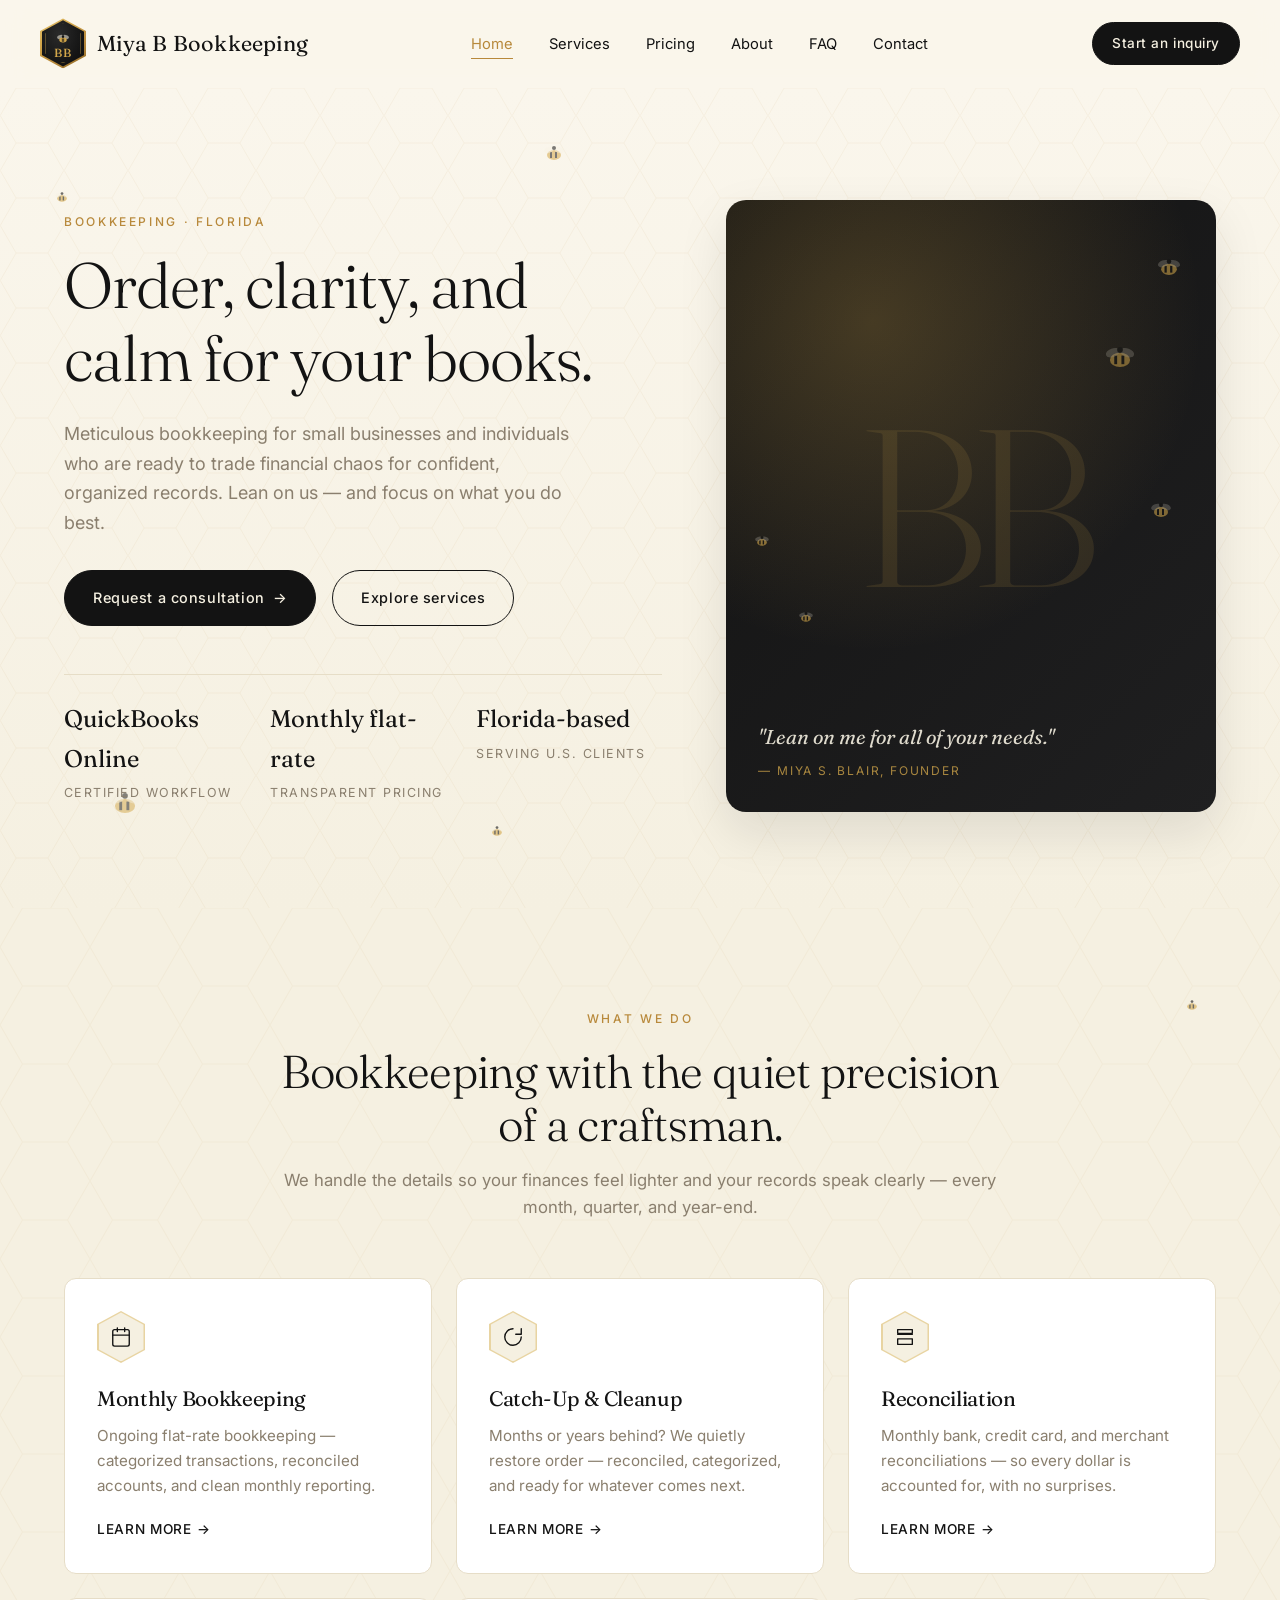
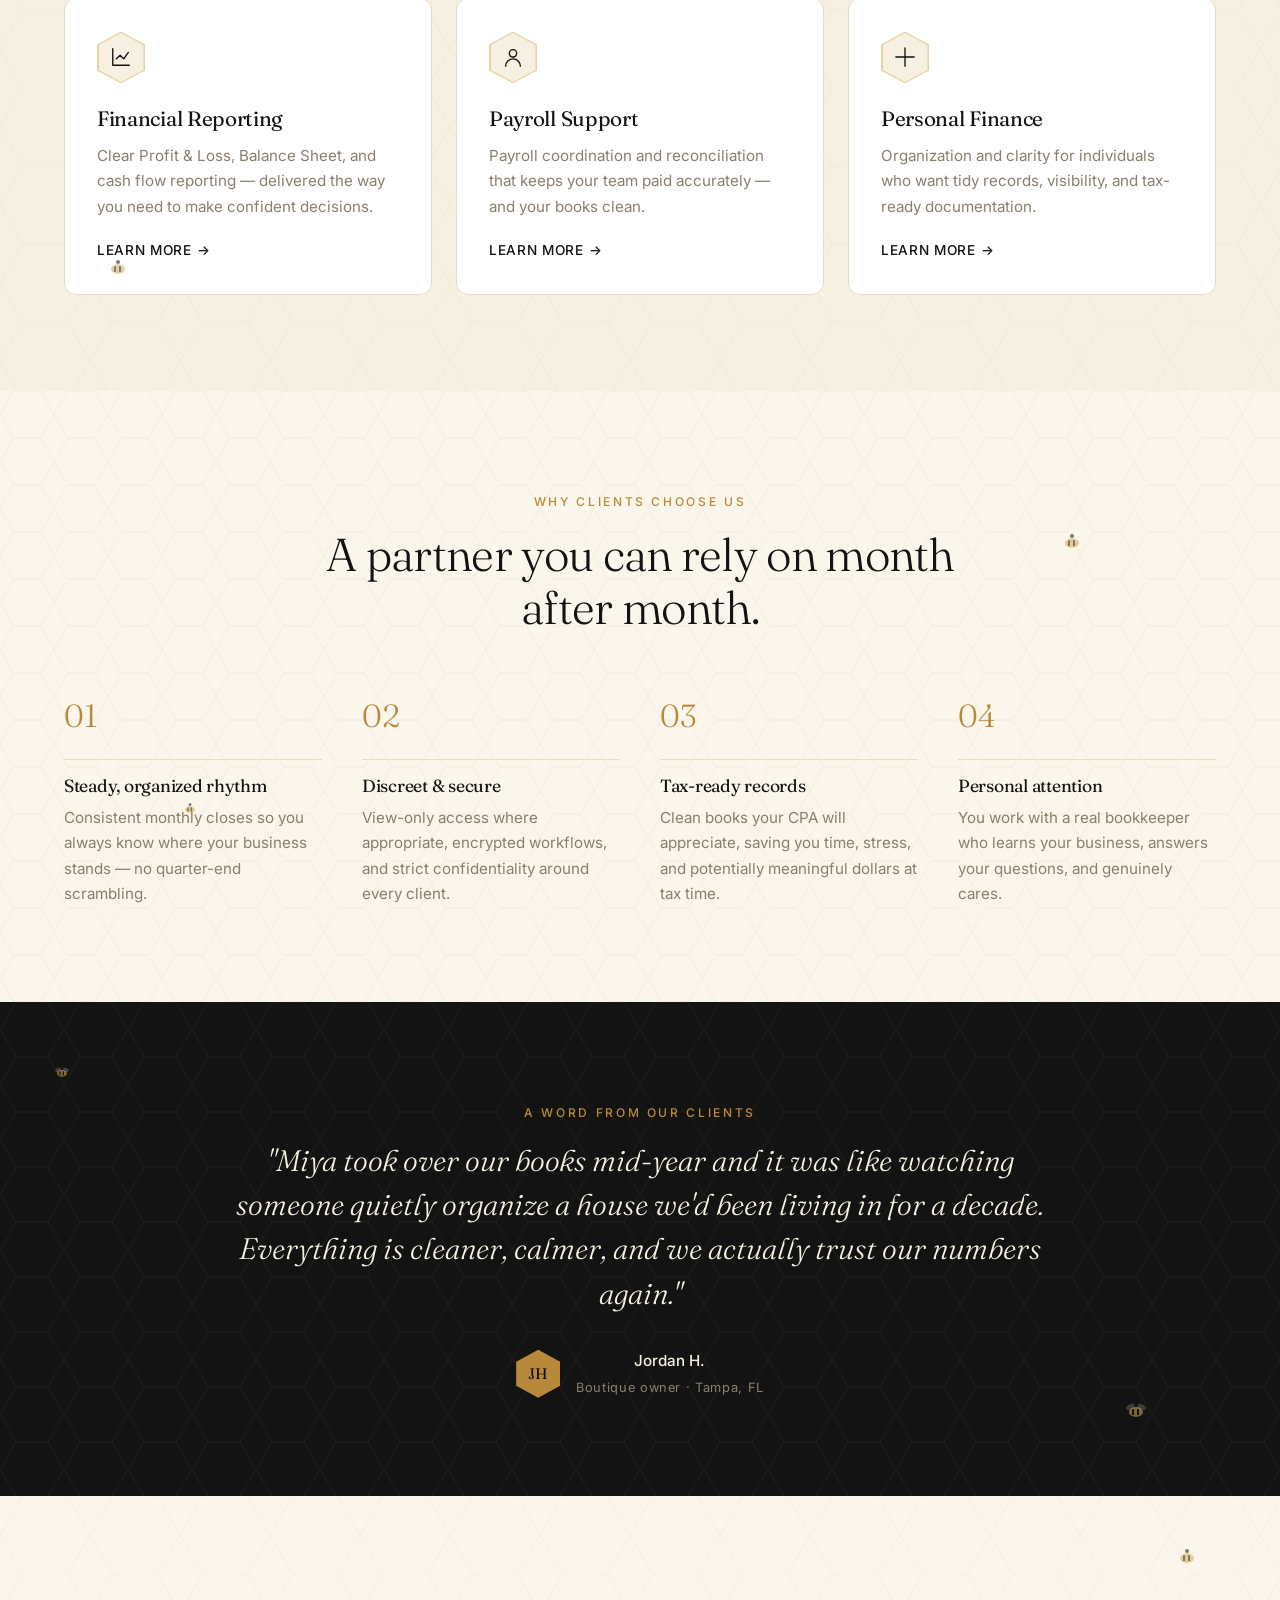
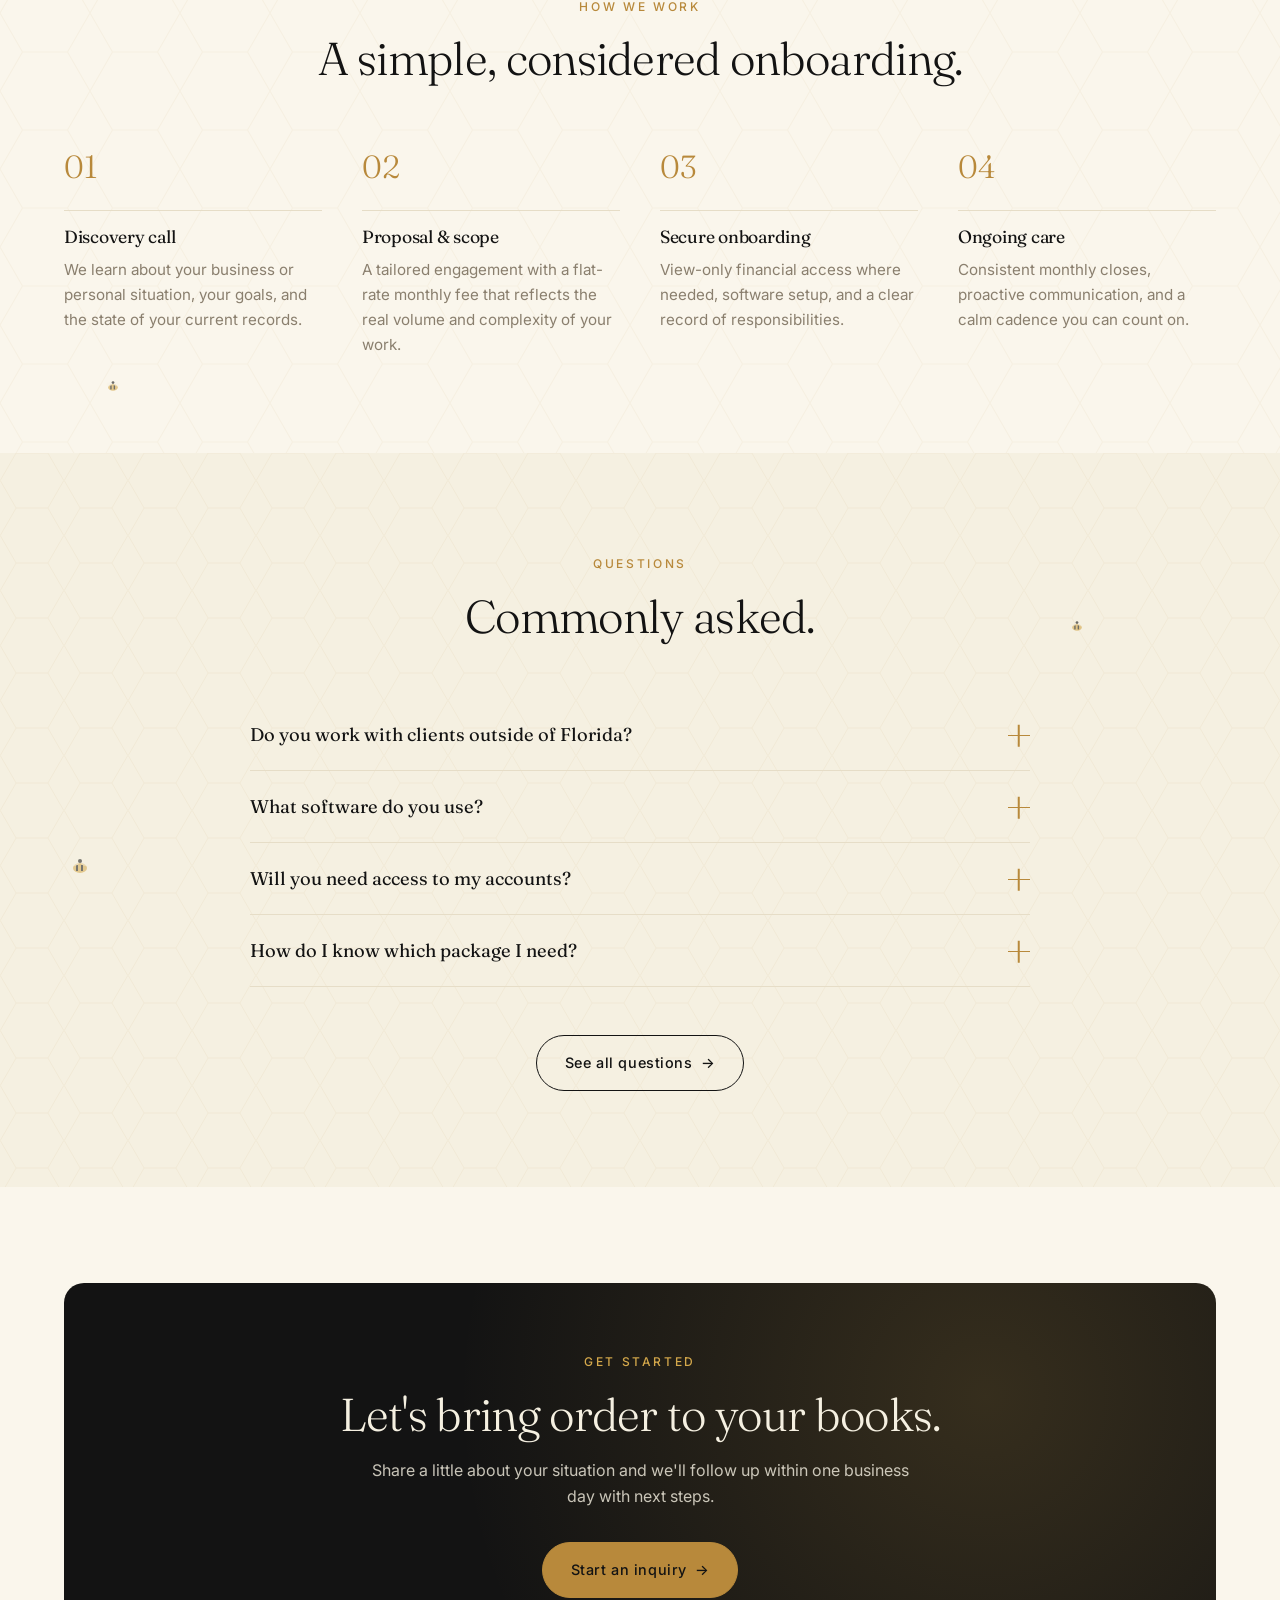
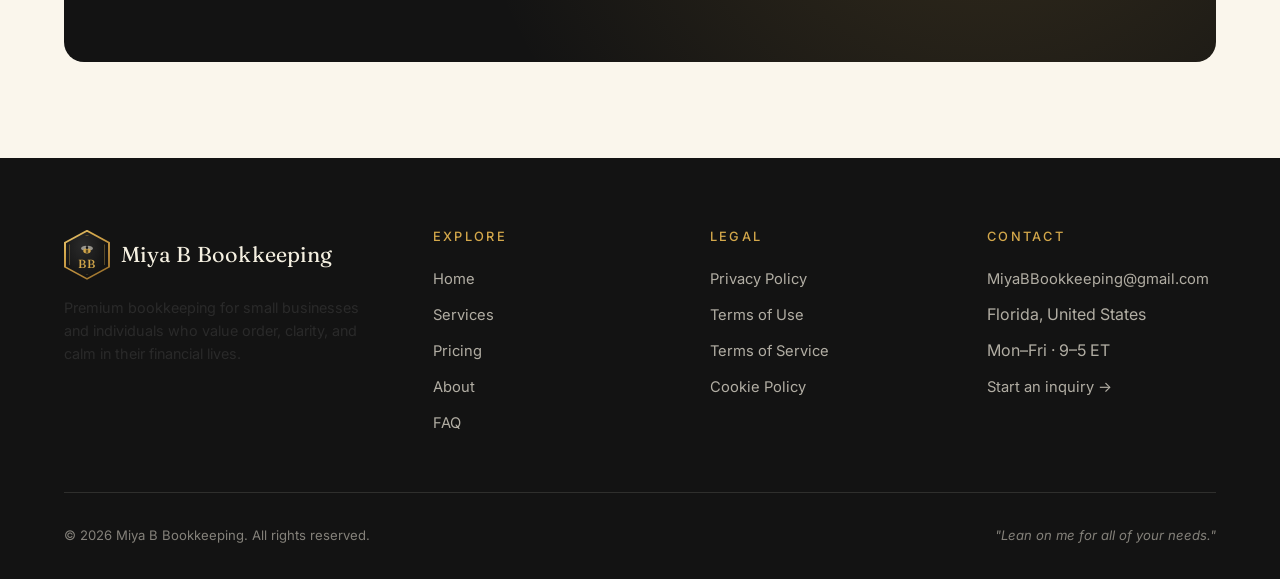
<file: index.html>
<!DOCTYPE html>
<html lang="en">
<head>
    <meta charset="UTF-8" />
    <meta name="viewport" content="width=device-width, initial-scale=1.0" />
    <title>Miya B Bookkeeping | Florida Bookkeeping for Businesses & Individuals</title>
    <meta name="description" content="Miya B Bookkeeping delivers premium, meticulous bookkeeping services for small businesses and individuals across Florida. Monthly flat-rate plans, cleanups, and personal finance organization." />
    <meta name="keywords" content="Florida bookkeeping, small business bookkeeping, QuickBooks Online, personal bookkeeping, catch-up bookkeeping, monthly bookkeeping" />
    <meta property="og:title" content="Miya B Bookkeeping — Order, Clarity & Calm for Your Books" />
    <meta property="og:description" content="Premium bookkeeping for businesses and individuals. Lean on us for accurate books, clean records, and tax-ready financial clarity." />
    <meta property="og:type" content="website" />
    <link rel="preconnect" href="https://fonts.googleapis.com" />
    <link rel="preconnect" href="https://fonts.gstatic.com" crossorigin />
    <link href="https://fonts.googleapis.com/css2?family=Fraunces:opsz,wght@9..144,300;9..144,400;9..144,500&family=Inter:wght@300;400;500;600&display=swap" rel="stylesheet" />
    <link rel="stylesheet" href="css/styles.css" />
    <link rel="icon" type="image/svg+xml" href="data:image/svg+xml,%3Csvg xmlns='http://www.w3.org/2000/svg' viewBox='0 0 100 100'%3E%3Cpolygon points='50,2 95,26 95,74 50,98 5,74 5,26' fill='%23d4a84b'/%3E%3Cpolygon points='50,7 90,29 90,71 50,93 10,71 10,29' fill='%23131313'/%3E%3Cpolygon points='50,14 84,33 84,67 50,86 16,67 16,33' fill='none' stroke='%23b8893b' stroke-width='0.7' opacity='0.5'/%3E%3Cellipse cx='34' cy='38' rx='12' ry='7' fill='%23f5f0e1' opacity='0.55' transform='rotate(-22 34 38)'/%3E%3Cellipse cx='66' cy='38' rx='12' ry='7' fill='%23f5f0e1' opacity='0.55' transform='rotate(22 66 38)'/%3E%3Cellipse cx='50' cy='52' rx='17' ry='12' fill='%23d4a84b'/%3E%3Crect x='42' y='41' width='3.5' height='22' fill='%23131313'/%3E%3Crect x='54' y='41' width='3.5' height='22' fill='%23131313'/%3E%3Ccircle cx='50' cy='35' r='5.5' fill='%23131313'/%3E%3Ctext x='50' y='82' font-family='Georgia' font-size='10' fill='%23d4a84b' text-anchor='middle' font-weight='500'%3EBB%3C/text%3E%3C/svg%3E" />
</head>
<body>

<!-- Header -->
<header class="site-header">
    <div class="container nav-wrap">
        <a href="index.html" class="nav-logo">
            <span class="logo-mark"><svg class="logo-bee" viewBox="0 0 24 16" fill="currentColor" xmlns="http://www.w3.org/2000/svg" aria-hidden="true"><ellipse cx="8" cy="6" rx="4" ry="2.5" fill="rgba(245,240,225,0.55)" transform="rotate(-22 8 6)"/><ellipse cx="16" cy="6" rx="4" ry="2.5" fill="rgba(245,240,225,0.55)" transform="rotate(22 16 6)"/><ellipse cx="12" cy="10" rx="5" ry="3.2" fill="currentColor"/><rect x="10.5" y="8" width="1" height="4.5" fill="#131313"/><rect x="12.5" y="8" width="1" height="4.5" fill="#131313"/><circle cx="12" cy="5.5" r="1.6" fill="#131313"/></svg><span class="logo-text">BB</span></span>
            <span>Miya B Bookkeeping</span>
        </a>
        <button class="nav-toggle" aria-label="Toggle navigation" aria-expanded="false">
            <span></span><span></span><span></span>
        </button>
        <nav>
            <ul class="nav-menu">
                <li><a href="index.html">Home</a></li>
                <li><a href="services.html">Services</a></li>
                <li><a href="pricing.html">Pricing</a></li>
                <li><a href="about.html">About</a></li>
                <li><a href="faq.html">FAQ</a></li>
                <li><a href="contact.html">Contact</a></li>
            </ul>
        </nav>
        <div class="nav-cta">
            <a href="contact.html" class="btn btn-primary">Start an inquiry</a>
        </div>
    </div>
</header>

<!-- Hero -->
<section class="hero honeycomb-bg">
    <svg class="bee-float top-left sm slow" viewBox="0 0 64 64" fill="currentColor" xmlns="http://www.w3.org/2000/svg" aria-hidden="true"><ellipse cx="32" cy="36" rx="14" ry="10" fill="#d4a84b"/><rect x="24" y="30" width="4" height="12" fill="#131313"/><rect x="34" y="30" width="4" height="12" fill="#131313"/><ellipse cx="22" cy="26" rx="10" ry="6" fill="rgba(245,240,225,0.45)" transform="rotate(-20 22 26)"/><ellipse cx="42" cy="26" rx="10" ry="6" fill="rgba(245,240,225,0.45)" transform="rotate(20 42 26)"/><circle cx="32" cy="22" r="4" fill="#131313"/></svg>
    <svg class="bee-float top-mid md" viewBox="0 0 64 64" fill="currentColor" xmlns="http://www.w3.org/2000/svg" aria-hidden="true"><ellipse cx="32" cy="36" rx="14" ry="10" fill="#d4a84b"/><rect x="24" y="30" width="4" height="12" fill="#131313"/><rect x="34" y="30" width="4" height="12" fill="#131313"/><ellipse cx="22" cy="26" rx="10" ry="6" fill="rgba(245,240,225,0.45)" transform="rotate(-20 22 26)"/><ellipse cx="42" cy="26" rx="10" ry="6" fill="rgba(245,240,225,0.45)" transform="rotate(20 42 26)"/><circle cx="32" cy="22" r="4" fill="#131313"/></svg>
    <svg class="bee-float bottom-left lg slow" viewBox="0 0 64 64" fill="currentColor" xmlns="http://www.w3.org/2000/svg" aria-hidden="true"><ellipse cx="32" cy="36" rx="14" ry="10" fill="#d4a84b"/><rect x="24" y="30" width="4" height="12" fill="#131313"/><rect x="34" y="30" width="4" height="12" fill="#131313"/><ellipse cx="22" cy="26" rx="10" ry="6" fill="rgba(245,240,225,0.45)" transform="rotate(-20 22 26)"/><ellipse cx="42" cy="26" rx="10" ry="6" fill="rgba(245,240,225,0.45)" transform="rotate(20 42 26)"/><circle cx="32" cy="22" r="4" fill="#131313"/></svg>
    <svg class="bee-float bottom-mid sm fast" viewBox="0 0 64 64" fill="currentColor" xmlns="http://www.w3.org/2000/svg" aria-hidden="true"><ellipse cx="32" cy="36" rx="14" ry="10" fill="#d4a84b"/><rect x="24" y="30" width="4" height="12" fill="#131313"/><rect x="34" y="30" width="4" height="12" fill="#131313"/><ellipse cx="22" cy="26" rx="10" ry="6" fill="rgba(245,240,225,0.45)" transform="rotate(-20 22 26)"/><ellipse cx="42" cy="26" rx="10" ry="6" fill="rgba(245,240,225,0.45)" transform="rotate(20 42 26)"/><circle cx="32" cy="22" r="4" fill="#131313"/></svg>
    <div class="container">
        <div class="hero-inner">
            <div class="reveal">
                <span class="eyebrow">Bookkeeping · Florida</span>
                <h1 class="hero-title">Order, clarity, and calm for your books.</h1>
                <p class="hero-lede">Meticulous bookkeeping for small businesses and individuals who are ready to trade financial chaos for confident, organized records. Lean on us — and focus on what you do best.</p>
                <div class="hero-ctas">
                    <a href="contact.html" class="btn btn-primary btn-arrow">Request a consultation</a>
                    <a href="services.html" class="btn btn-outline">Explore services</a>
                </div>
                <div class="hero-meta">
                    <div class="hero-meta-item">
                        <strong>QuickBooks Online</strong>
                        <span>Certified workflow</span>
                    </div>
                    <div class="hero-meta-item">
                        <strong>Monthly flat-rate</strong>
                        <span>Transparent pricing</span>
                    </div>
                    <div class="hero-meta-item">
                        <strong>Florida-based</strong>
                        <span>Serving U.S. clients</span>
                    </div>
                </div>
            </div>
            <div class="hero-visual reveal">
                <div class="hero-visual-inner">
                    <span class="hero-visual-mark">BB</span>
                    <svg class="bee-float top-right" viewBox="0 0 64 64" fill="currentColor" xmlns="http://www.w3.org/2000/svg" aria-hidden="true">
                        <ellipse cx="32" cy="36" rx="14" ry="10" fill="#d4a84b"/>
                        <rect x="24" y="30" width="4" height="12" fill="#131313"/>
                        <rect x="34" y="30" width="4" height="12" fill="#131313"/>
                        <ellipse cx="22" cy="26" rx="10" ry="6" fill="rgba(245,240,225,0.35)" transform="rotate(-20 22 26)"/>
                        <ellipse cx="42" cy="26" rx="10" ry="6" fill="rgba(245,240,225,0.35)" transform="rotate(20 42 26)"/>
                        <circle cx="32" cy="22" r="4" fill="#131313"/>
                    </svg>
                    <svg class="bee-float mid-left sm slow" viewBox="0 0 64 64" fill="currentColor" xmlns="http://www.w3.org/2000/svg" aria-hidden="true">
                        <ellipse cx="32" cy="36" rx="14" ry="10" fill="#d4a84b"/>
                        <rect x="24" y="30" width="4" height="12" fill="#131313"/>
                        <rect x="34" y="30" width="4" height="12" fill="#131313"/>
                        <ellipse cx="22" cy="26" rx="10" ry="6" fill="rgba(245,240,225,0.35)" transform="rotate(-20 22 26)"/>
                        <ellipse cx="42" cy="26" rx="10" ry="6" fill="rgba(245,240,225,0.35)" transform="rotate(20 42 26)"/>
                        <circle cx="32" cy="22" r="4" fill="#131313"/>
                    </svg>
                    <svg class="bee-float mid-right md fast" viewBox="0 0 64 64" fill="currentColor" xmlns="http://www.w3.org/2000/svg" aria-hidden="true">
                        <ellipse cx="32" cy="36" rx="14" ry="10" fill="#d4a84b"/>
                        <rect x="24" y="30" width="4" height="12" fill="#131313"/>
                        <rect x="34" y="30" width="4" height="12" fill="#131313"/>
                        <ellipse cx="22" cy="26" rx="10" ry="6" fill="rgba(245,240,225,0.35)" transform="rotate(-20 22 26)"/>
                        <ellipse cx="42" cy="26" rx="10" ry="6" fill="rgba(245,240,225,0.35)" transform="rotate(20 42 26)"/>
                        <circle cx="32" cy="22" r="4" fill="#131313"/>
                    </svg>
                    <svg class="bee-float lower-left sm" viewBox="0 0 64 64" fill="currentColor" xmlns="http://www.w3.org/2000/svg" aria-hidden="true">
                        <ellipse cx="32" cy="36" rx="14" ry="10" fill="#d4a84b"/>
                        <rect x="24" y="30" width="4" height="12" fill="#131313"/>
                        <rect x="34" y="30" width="4" height="12" fill="#131313"/>
                        <ellipse cx="22" cy="26" rx="10" ry="6" fill="rgba(245,240,225,0.35)" transform="rotate(-20 22 26)"/>
                        <ellipse cx="42" cy="26" rx="10" ry="6" fill="rgba(245,240,225,0.35)" transform="rotate(20 42 26)"/>
                        <circle cx="32" cy="22" r="4" fill="#131313"/>
                    </svg>
                    <svg class="bee-float upper-right lg slow" viewBox="0 0 64 64" fill="currentColor" xmlns="http://www.w3.org/2000/svg" aria-hidden="true">
                        <ellipse cx="32" cy="36" rx="14" ry="10" fill="#d4a84b"/>
                        <rect x="24" y="30" width="4" height="12" fill="#131313"/>
                        <rect x="34" y="30" width="4" height="12" fill="#131313"/>
                        <ellipse cx="22" cy="26" rx="10" ry="6" fill="rgba(245,240,225,0.35)" transform="rotate(-20 22 26)"/>
                        <ellipse cx="42" cy="26" rx="10" ry="6" fill="rgba(245,240,225,0.35)" transform="rotate(20 42 26)"/>
                        <circle cx="32" cy="22" r="4" fill="#131313"/>
                    </svg>
                </div>
                <p class="hero-visual-tag">
                    "Lean on me for all of your needs."
                    <small>— Miya S. Blair, Founder</small>
                </p>
            </div>
        </div>
    </div>
</section>

<!-- Services overview -->
<section class="section-ivory honeycomb-bg soft">
    <svg class="bee-float top-right sm slow" viewBox="0 0 64 64" fill="currentColor" xmlns="http://www.w3.org/2000/svg" aria-hidden="true"><ellipse cx="32" cy="36" rx="14" ry="10" fill="#d4a84b"/><rect x="24" y="30" width="4" height="12" fill="#131313"/><rect x="34" y="30" width="4" height="12" fill="#131313"/><ellipse cx="22" cy="26" rx="10" ry="6" fill="rgba(245,240,225,0.45)" transform="rotate(-20 22 26)"/><ellipse cx="42" cy="26" rx="10" ry="6" fill="rgba(245,240,225,0.45)" transform="rotate(20 42 26)"/><circle cx="32" cy="22" r="4" fill="#131313"/></svg>
    <svg class="bee-float bottom-left md" viewBox="0 0 64 64" fill="currentColor" xmlns="http://www.w3.org/2000/svg" aria-hidden="true"><ellipse cx="32" cy="36" rx="14" ry="10" fill="#d4a84b"/><rect x="24" y="30" width="4" height="12" fill="#131313"/><rect x="34" y="30" width="4" height="12" fill="#131313"/><ellipse cx="22" cy="26" rx="10" ry="6" fill="rgba(245,240,225,0.45)" transform="rotate(-20 22 26)"/><ellipse cx="42" cy="26" rx="10" ry="6" fill="rgba(245,240,225,0.45)" transform="rotate(20 42 26)"/><circle cx="32" cy="22" r="4" fill="#131313"/></svg>
    <div class="container">
        <div class="section-head reveal">
            <span class="eyebrow">What we do</span>
            <h2>Bookkeeping with the quiet precision of a craftsman.</h2>
            <p>We handle the details so your finances feel lighter and your records speak clearly — every month, quarter, and year-end.</p>
        </div>
        <div class="card-grid">
            <article class="card reveal">
                <div class="card-icon">
                    <svg xmlns="http://www.w3.org/2000/svg" width="22" height="22" viewBox="0 0 24 24" fill="none" stroke="currentColor" stroke-width="1.5" stroke-linecap="round" stroke-linejoin="round"><rect x="3" y="4" width="18" height="18" rx="2"/><path d="M16 2v4M8 2v4M3 10h18"/></svg>
                </div>
                <h3>Monthly Bookkeeping</h3>
                <p>Ongoing flat-rate bookkeeping — categorized transactions, reconciled accounts, and clean monthly reporting.</p>
                <a href="services.html#monthly" class="card-link">Learn more</a>
            </article>
            <article class="card reveal">
                <div class="card-icon">
                    <svg xmlns="http://www.w3.org/2000/svg" width="22" height="22" viewBox="0 0 24 24" fill="none" stroke="currentColor" stroke-width="1.5" stroke-linecap="round" stroke-linejoin="round"><path d="M21 12a9 9 0 1 1-9-9"/><path d="M21 3v6h-6"/></svg>
                </div>
                <h3>Catch-Up & Cleanup</h3>
                <p>Months or years behind? We quietly restore order — reconciled, categorized, and ready for whatever comes next.</p>
                <a href="services.html#cleanup" class="card-link">Learn more</a>
            </article>
            <article class="card reveal">
                <div class="card-icon">
                    <svg xmlns="http://www.w3.org/2000/svg" width="22" height="22" viewBox="0 0 24 24" fill="none" stroke="currentColor" stroke-width="1.5" stroke-linecap="round" stroke-linejoin="round"><path d="M4 4h16v4H4zM4 14h16v6H4zM4 9h16"/></svg>
                </div>
                <h3>Reconciliation</h3>
                <p>Monthly bank, credit card, and merchant reconciliations — so every dollar is accounted for, with no surprises.</p>
                <a href="services.html#reconciliation" class="card-link">Learn more</a>
            </article>
            <article class="card reveal">
                <div class="card-icon">
                    <svg xmlns="http://www.w3.org/2000/svg" width="22" height="22" viewBox="0 0 24 24" fill="none" stroke="currentColor" stroke-width="1.5" stroke-linecap="round" stroke-linejoin="round"><path d="M3 3v18h18"/><path d="M7 14l4-4 4 4 5-7"/></svg>
                </div>
                <h3>Financial Reporting</h3>
                <p>Clear Profit & Loss, Balance Sheet, and cash flow reporting — delivered the way you need to make confident decisions.</p>
                <a href="services.html#reporting" class="card-link">Learn more</a>
            </article>
            <article class="card reveal">
                <div class="card-icon">
                    <svg xmlns="http://www.w3.org/2000/svg" width="22" height="22" viewBox="0 0 24 24" fill="none" stroke="currentColor" stroke-width="1.5" stroke-linecap="round" stroke-linejoin="round"><circle cx="12" cy="8" r="4"/><path d="M4 22c0-4.418 3.582-8 8-8s8 3.582 8 8"/></svg>
                </div>
                <h3>Payroll Support</h3>
                <p>Payroll coordination and reconciliation that keeps your team paid accurately — and your books clean.</p>
                <a href="services.html#payroll" class="card-link">Learn more</a>
            </article>
            <article class="card reveal">
                <div class="card-icon">
                    <svg xmlns="http://www.w3.org/2000/svg" width="22" height="22" viewBox="0 0 24 24" fill="none" stroke="currentColor" stroke-width="1.5" stroke-linecap="round" stroke-linejoin="round"><path d="M12 2v20M2 12h20"/></svg>
                </div>
                <h3>Personal Finance</h3>
                <p>Organization and clarity for individuals who want tidy records, visibility, and tax-ready documentation.</p>
                <a href="services.html#personal" class="card-link">Learn more</a>
            </article>
        </div>
    </div>
</section>

<!-- Why choose us -->
<section class="section-cream honeycomb-bg bold">
    <svg class="bee-float upper-right md slow" viewBox="0 0 64 64" fill="currentColor" xmlns="http://www.w3.org/2000/svg" aria-hidden="true"><ellipse cx="32" cy="36" rx="14" ry="10" fill="#d4a84b"/><rect x="24" y="30" width="4" height="12" fill="#131313"/><rect x="34" y="30" width="4" height="12" fill="#131313"/><ellipse cx="22" cy="26" rx="10" ry="6" fill="rgba(245,240,225,0.45)" transform="rotate(-20 22 26)"/><ellipse cx="42" cy="26" rx="10" ry="6" fill="rgba(245,240,225,0.45)" transform="rotate(20 42 26)"/><circle cx="32" cy="22" r="4" fill="#131313"/></svg>
    <svg class="bee-float lower-left sm fast" viewBox="0 0 64 64" fill="currentColor" xmlns="http://www.w3.org/2000/svg" aria-hidden="true"><ellipse cx="32" cy="36" rx="14" ry="10" fill="#d4a84b"/><rect x="24" y="30" width="4" height="12" fill="#131313"/><rect x="34" y="30" width="4" height="12" fill="#131313"/><ellipse cx="22" cy="26" rx="10" ry="6" fill="rgba(245,240,225,0.45)" transform="rotate(-20 22 26)"/><ellipse cx="42" cy="26" rx="10" ry="6" fill="rgba(245,240,225,0.45)" transform="rotate(20 42 26)"/><circle cx="32" cy="22" r="4" fill="#131313"/></svg>
    <div class="container">
        <div class="section-head reveal">
            <span class="eyebrow">Why clients choose us</span>
            <h2>A partner you can rely on month after month.</h2>
        </div>
        <div class="values-grid">
            <div class="value-item reveal">
                <span class="num">01</span>
                <h4>Steady, organized rhythm</h4>
                <p>Consistent monthly closes so you always know where your business stands — no quarter-end scrambling.</p>
            </div>
            <div class="value-item reveal">
                <span class="num">02</span>
                <h4>Discreet & secure</h4>
                <p>View-only access where appropriate, encrypted workflows, and strict confidentiality around every client.</p>
            </div>
            <div class="value-item reveal">
                <span class="num">03</span>
                <h4>Tax-ready records</h4>
                <p>Clean books your CPA will appreciate, saving you time, stress, and potentially meaningful dollars at tax time.</p>
            </div>
            <div class="value-item reveal">
                <span class="num">04</span>
                <h4>Personal attention</h4>
                <p>You work with a real bookkeeper who learns your business, answers your questions, and genuinely cares.</p>
            </div>
        </div>
    </div>
</section>

<!-- Testimonial -->
<section class="section-dark honeycomb-bg">
    <svg class="bee-float top-left sm slow" viewBox="0 0 64 64" fill="currentColor" xmlns="http://www.w3.org/2000/svg" aria-hidden="true"><ellipse cx="32" cy="36" rx="14" ry="10" fill="#d4a84b"/><rect x="24" y="30" width="4" height="12" fill="#131313"/><rect x="34" y="30" width="4" height="12" fill="#131313"/><ellipse cx="22" cy="26" rx="10" ry="6" fill="rgba(245,240,225,0.35)" transform="rotate(-20 22 26)"/><ellipse cx="42" cy="26" rx="10" ry="6" fill="rgba(245,240,225,0.35)" transform="rotate(20 42 26)"/><circle cx="32" cy="22" r="4" fill="#131313"/></svg>
    <svg class="bee-float bottom-right md" viewBox="0 0 64 64" fill="currentColor" xmlns="http://www.w3.org/2000/svg" aria-hidden="true"><ellipse cx="32" cy="36" rx="14" ry="10" fill="#d4a84b"/><rect x="24" y="30" width="4" height="12" fill="#131313"/><rect x="34" y="30" width="4" height="12" fill="#131313"/><ellipse cx="22" cy="26" rx="10" ry="6" fill="rgba(245,240,225,0.35)" transform="rotate(-20 22 26)"/><ellipse cx="42" cy="26" rx="10" ry="6" fill="rgba(245,240,225,0.35)" transform="rotate(20 42 26)"/><circle cx="32" cy="22" r="4" fill="#131313"/></svg>
    <div class="container-narrow">
        <div class="testimonial reveal">
            <span class="eyebrow">A word from our clients</span>
            <p class="testimonial-quote">"Miya took over our books mid-year and it was like watching someone quietly organize a house we'd been living in for a decade. Everything is cleaner, calmer, and we actually trust our numbers again."</p>
            <div class="testimonial-author">
                <div class="testimonial-avatar">JH</div>
                <div class="testimonial-meta">
                    <strong>Jordan H.</strong>
                    <span>Boutique owner · Tampa, FL</span>
                </div>
            </div>
        </div>
    </div>
</section>

<!-- Process snapshot -->
<section class="honeycomb-bg soft">
    <svg class="bee-float top-right md" viewBox="0 0 64 64" fill="currentColor" xmlns="http://www.w3.org/2000/svg" aria-hidden="true"><ellipse cx="32" cy="36" rx="14" ry="10" fill="#d4a84b"/><rect x="24" y="30" width="4" height="12" fill="#131313"/><rect x="34" y="30" width="4" height="12" fill="#131313"/><ellipse cx="22" cy="26" rx="10" ry="6" fill="rgba(245,240,225,0.45)" transform="rotate(-20 22 26)"/><ellipse cx="42" cy="26" rx="10" ry="6" fill="rgba(245,240,225,0.45)" transform="rotate(20 42 26)"/><circle cx="32" cy="22" r="4" fill="#131313"/></svg>
    <svg class="bee-float bottom-left sm fast" viewBox="0 0 64 64" fill="currentColor" xmlns="http://www.w3.org/2000/svg" aria-hidden="true"><ellipse cx="32" cy="36" rx="14" ry="10" fill="#d4a84b"/><rect x="24" y="30" width="4" height="12" fill="#131313"/><rect x="34" y="30" width="4" height="12" fill="#131313"/><ellipse cx="22" cy="26" rx="10" ry="6" fill="rgba(245,240,225,0.45)" transform="rotate(-20 22 26)"/><ellipse cx="42" cy="26" rx="10" ry="6" fill="rgba(245,240,225,0.45)" transform="rotate(20 42 26)"/><circle cx="32" cy="22" r="4" fill="#131313"/></svg>
    <div class="container">
        <div class="section-head reveal">
            <span class="eyebrow">How we work</span>
            <h2>A simple, considered onboarding.</h2>
        </div>
        <div class="values-grid">
            <div class="value-item reveal">
                <span class="num">01</span>
                <h4>Discovery call</h4>
                <p>We learn about your business or personal situation, your goals, and the state of your current records.</p>
            </div>
            <div class="value-item reveal">
                <span class="num">02</span>
                <h4>Proposal & scope</h4>
                <p>A tailored engagement with a flat-rate monthly fee that reflects the real volume and complexity of your work.</p>
            </div>
            <div class="value-item reveal">
                <span class="num">03</span>
                <h4>Secure onboarding</h4>
                <p>View-only financial access where needed, software setup, and a clear record of responsibilities.</p>
            </div>
            <div class="value-item reveal">
                <span class="num">04</span>
                <h4>Ongoing care</h4>
                <p>Consistent monthly closes, proactive communication, and a calm cadence you can count on.</p>
            </div>
        </div>
    </div>
</section>

<!-- FAQ preview -->
<section class="section-ivory honeycomb-bg">
    <svg class="bee-float upper-right sm slow" viewBox="0 0 64 64" fill="currentColor" xmlns="http://www.w3.org/2000/svg" aria-hidden="true"><ellipse cx="32" cy="36" rx="14" ry="10" fill="#d4a84b"/><rect x="24" y="30" width="4" height="12" fill="#131313"/><rect x="34" y="30" width="4" height="12" fill="#131313"/><ellipse cx="22" cy="26" rx="10" ry="6" fill="rgba(245,240,225,0.45)" transform="rotate(-20 22 26)"/><ellipse cx="42" cy="26" rx="10" ry="6" fill="rgba(245,240,225,0.45)" transform="rotate(20 42 26)"/><circle cx="32" cy="22" r="4" fill="#131313"/></svg>
    <svg class="bee-float mid-left md fast" viewBox="0 0 64 64" fill="currentColor" xmlns="http://www.w3.org/2000/svg" aria-hidden="true"><ellipse cx="32" cy="36" rx="14" ry="10" fill="#d4a84b"/><rect x="24" y="30" width="4" height="12" fill="#131313"/><rect x="34" y="30" width="4" height="12" fill="#131313"/><ellipse cx="22" cy="26" rx="10" ry="6" fill="rgba(245,240,225,0.45)" transform="rotate(-20 22 26)"/><ellipse cx="42" cy="26" rx="10" ry="6" fill="rgba(245,240,225,0.45)" transform="rotate(20 42 26)"/><circle cx="32" cy="22" r="4" fill="#131313"/></svg>
    <div class="container-narrow">
        <div class="section-head reveal">
            <span class="eyebrow">Questions</span>
            <h2>Commonly asked.</h2>
        </div>
        <div class="faq-list">
            <div class="faq-item reveal">
                <button class="faq-q" aria-expanded="false">
                    <span>Do you work with clients outside of Florida?</span>
                    <span class="icon"></span>
                </button>
                <div class="faq-a"><div class="faq-a-inner">
                    Yes — while we're proudly Florida-based, bookkeeping is handled remotely and securely, so we support clients throughout the United States.
                </div></div>
            </div>
            <div class="faq-item reveal">
                <button class="faq-q" aria-expanded="false">
                    <span>What software do you use?</span>
                    <span class="icon"></span>
                </button>
                <div class="faq-a"><div class="faq-a-inner">
                    QuickBooks Online is our primary bookkeeping platform. We can support clients migrating from Desktop, Wave, Xero, or spreadsheets as part of onboarding.
                </div></div>
            </div>
            <div class="faq-item reveal">
                <button class="faq-q" aria-expanded="false">
                    <span>Will you need access to my accounts?</span>
                    <span class="icon"></span>
                </button>
                <div class="faq-a"><div class="faq-a-inner">
                    For accurate bookkeeping we may request view-only financial access — never the ability to move money. All access is documented, minimal, and handled through secure channels.
                </div></div>
            </div>
            <div class="faq-item reveal">
                <button class="faq-q" aria-expanded="false">
                    <span>How do I know which package I need?</span>
                    <span class="icon"></span>
                </button>
                <div class="faq-a"><div class="faq-a-inner">
                    You don't need to figure that out alone. A short discovery call is the fastest way to identify the right fit. Pricing is always flat-rate and tailored to your actual volume and complexity.
                </div></div>
            </div>
        </div>
        <div class="text-center mt-lg">
            <a href="faq.html" class="btn btn-outline btn-arrow">See all questions</a>
        </div>
    </div>
</section>

<!-- CTA -->
<section>
    <div class="container">
        <div class="cta-banner reveal">
            <span class="eyebrow" style="color: var(--color-gold-light);">Get started</span>
            <h2>Let's bring order to your books.</h2>
            <p>Share a little about your situation and we'll follow up within one business day with next steps.</p>
            <a href="contact.html" class="btn btn-gold btn-arrow">Start an inquiry</a>
        </div>
    </div>
</section>

<!-- Footer -->
<footer class="site-footer">
    <div class="container">
        <div class="footer-grid">
            <div class="footer-brand">
                <a href="index.html" class="nav-logo">
                    <span class="logo-mark"><svg class="logo-bee" viewBox="0 0 24 16" fill="currentColor" xmlns="http://www.w3.org/2000/svg" aria-hidden="true"><ellipse cx="8" cy="6" rx="4" ry="2.5" fill="rgba(245,240,225,0.55)" transform="rotate(-22 8 6)"/><ellipse cx="16" cy="6" rx="4" ry="2.5" fill="rgba(245,240,225,0.55)" transform="rotate(22 16 6)"/><ellipse cx="12" cy="10" rx="5" ry="3.2" fill="currentColor"/><rect x="10.5" y="8" width="1" height="4.5" fill="#131313"/><rect x="12.5" y="8" width="1" height="4.5" fill="#131313"/><circle cx="12" cy="5.5" r="1.6" fill="#131313"/></svg><span class="logo-text">BB</span></span>
                    <span>Miya B Bookkeeping</span>
                </a>
                <p>Premium bookkeeping for small businesses and individuals who value order, clarity, and calm in their financial lives.</p>
            </div>
            <div class="footer-col">
                <h5>Explore</h5>
                <ul>
                    <li><a href="index.html">Home</a></li>
                    <li><a href="services.html">Services</a></li>
                    <li><a href="pricing.html">Pricing</a></li>
                    <li><a href="about.html">About</a></li>
                    <li><a href="faq.html">FAQ</a></li>
                </ul>
            </div>
            <div class="footer-col">
                <h5>Legal</h5>
                <ul>
                    <li><a href="privacy-policy.html">Privacy Policy</a></li>
                    <li><a href="terms-of-use.html">Terms of Use</a></li>
                    <li><a href="terms-of-service.html">Terms of Service</a></li>
                    <li><a href="cookie-policy.html">Cookie Policy</a></li>
                </ul>
            </div>
            <div class="footer-col">
                <h5>Contact</h5>
                <ul>
                    <li><a href="mailto:MiyaBBookkeeping@gmail.com">MiyaBBookkeeping@gmail.com</a></li>
                    <li>Florida, United States</li>
                    <li>Mon–Fri · 9–5 ET</li>
                    <li><a href="contact.html">Start an inquiry →</a></li>
                </ul>
            </div>
        </div>
        <div class="footer-bottom">
            <span>© <span data-year></span> Miya B Bookkeeping. All rights reserved.</span>
            <span><em>"Lean on me for all of your needs."</em></span>
        </div>
    </div>
</footer>

<script src="js/main.js"></script>
</body>
</html>
</file>
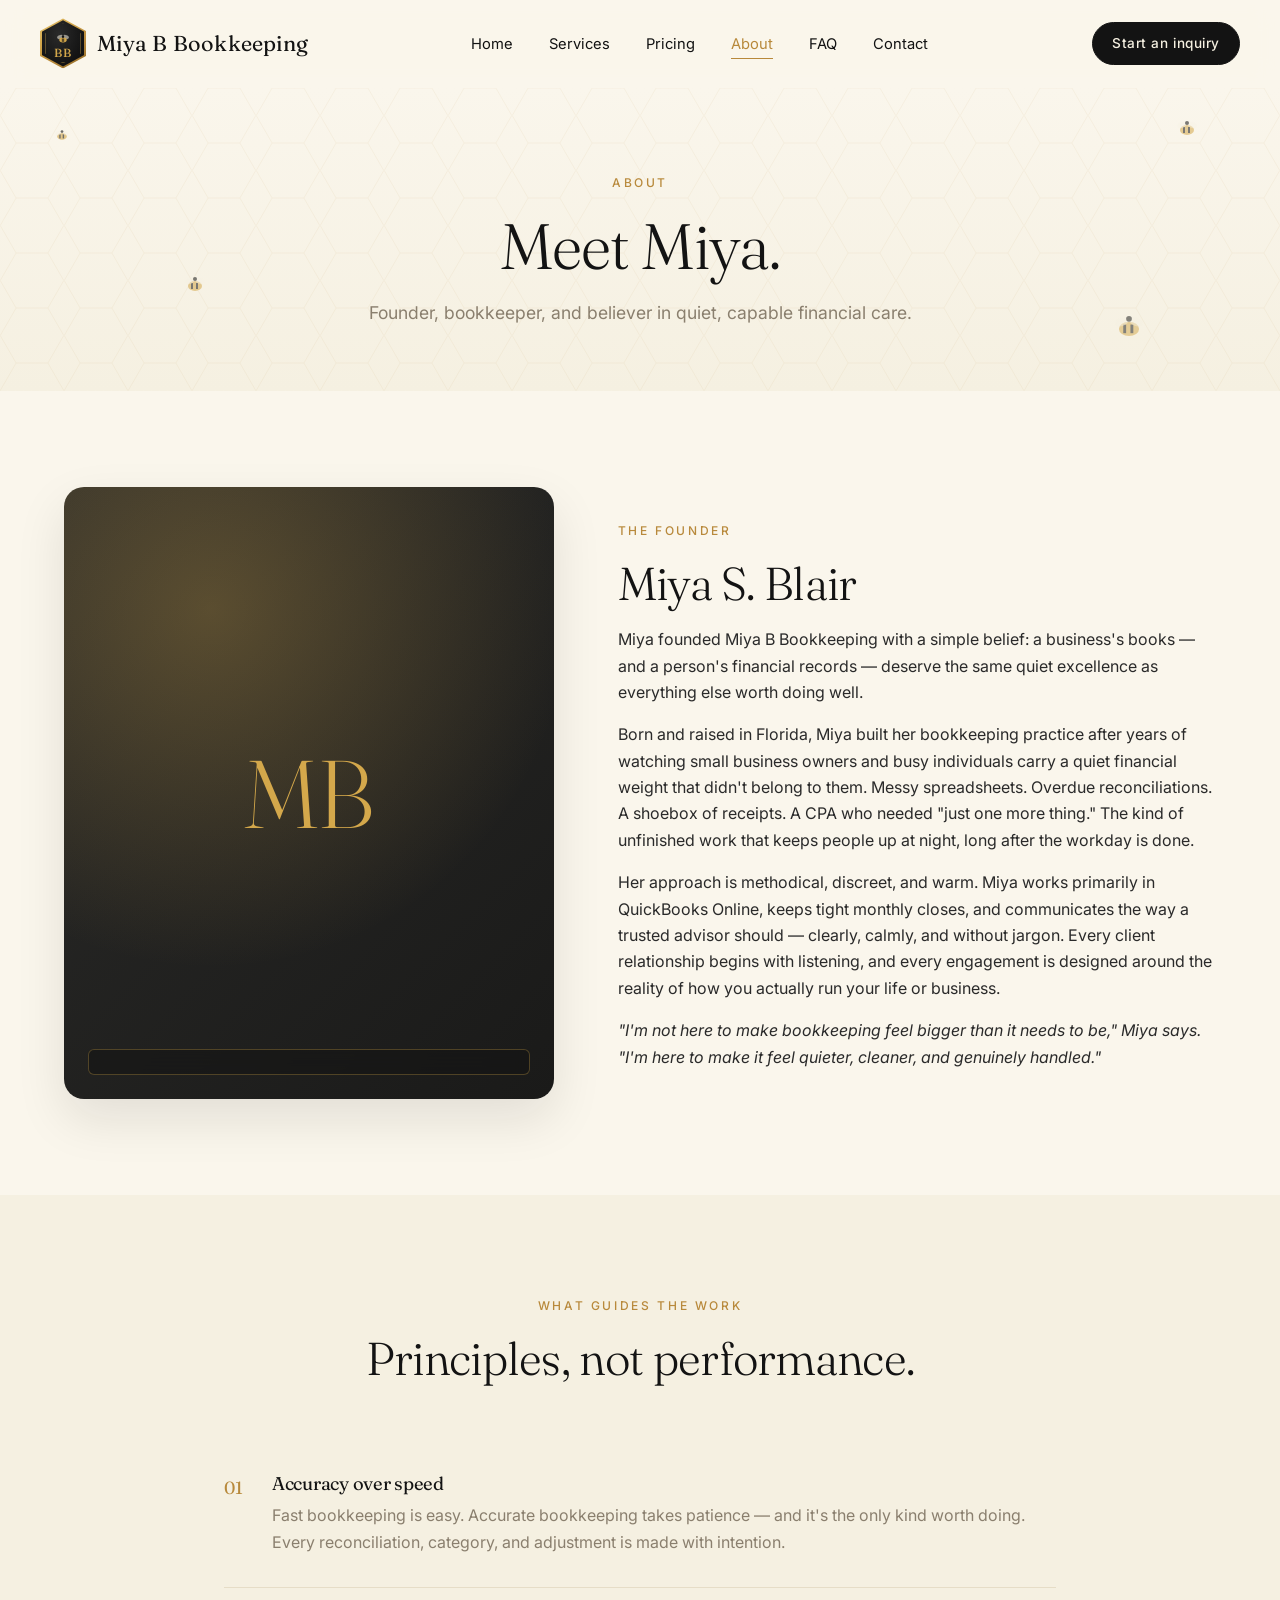
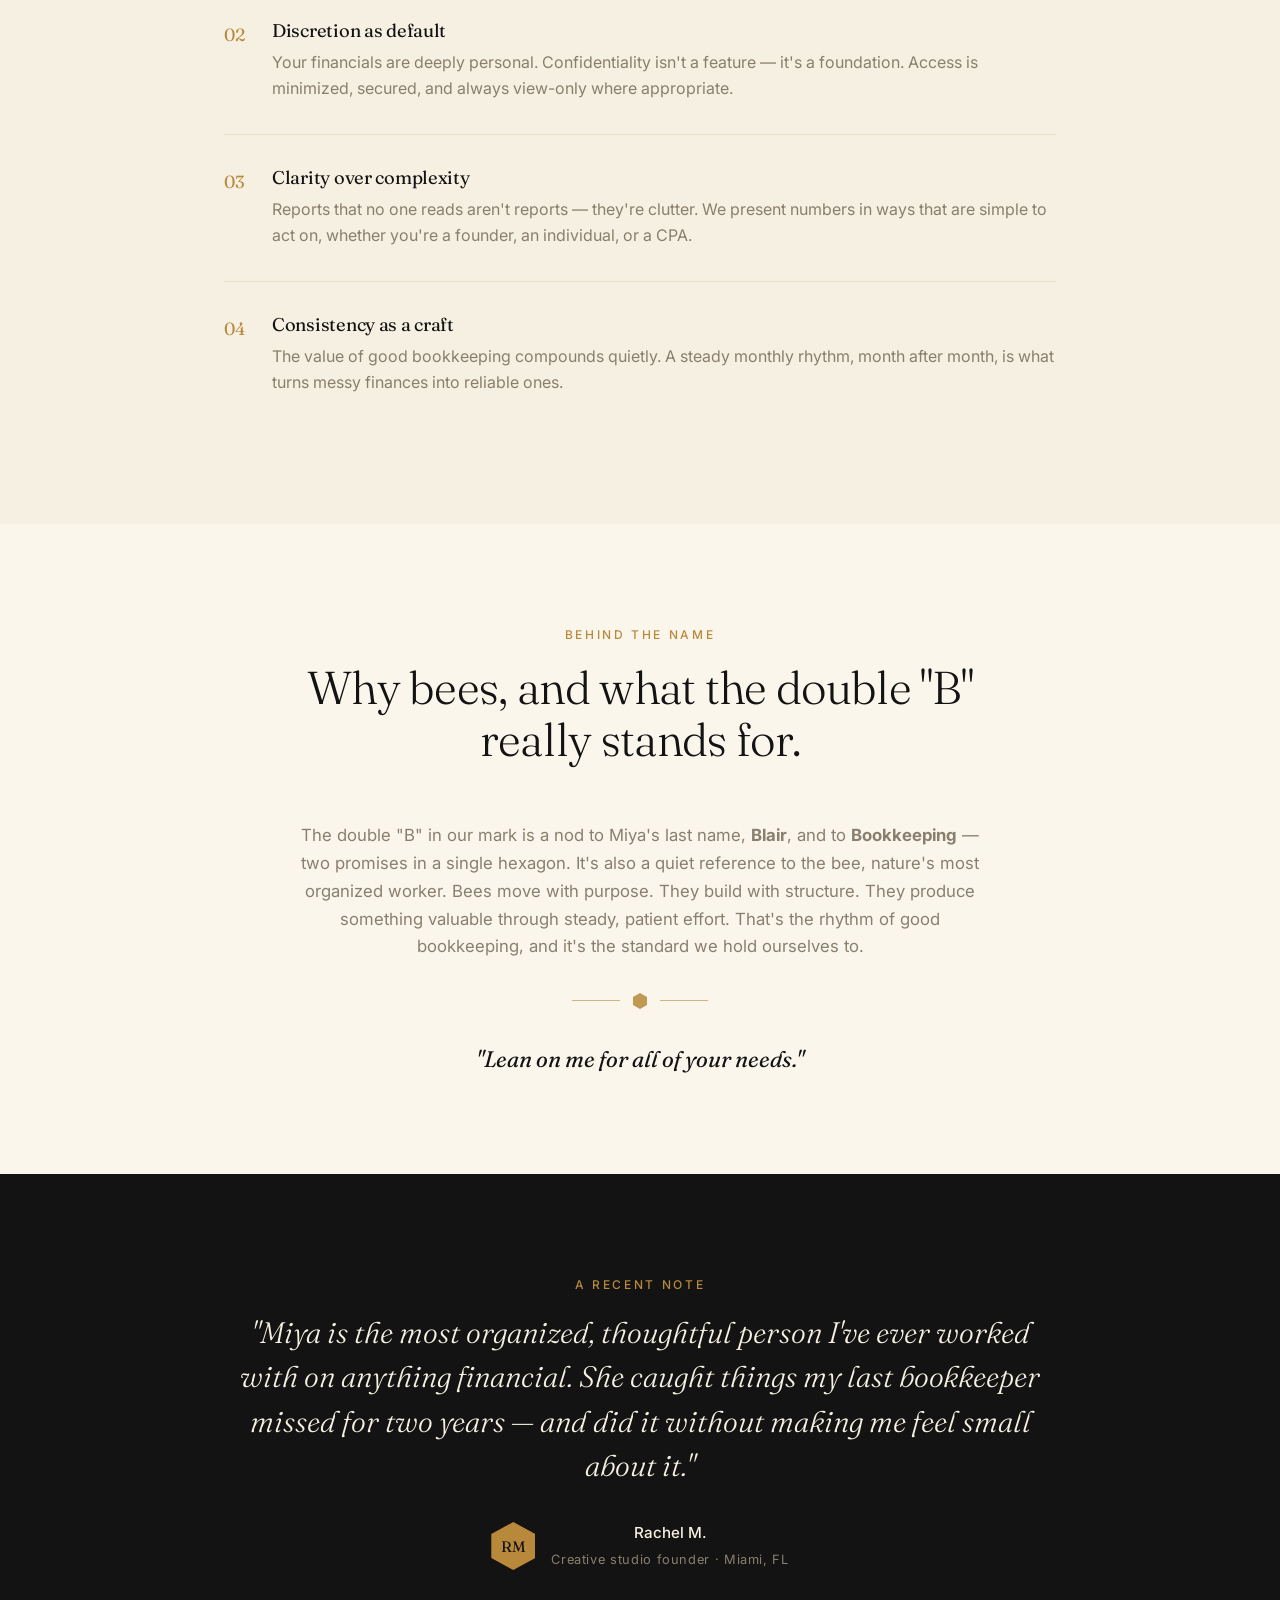
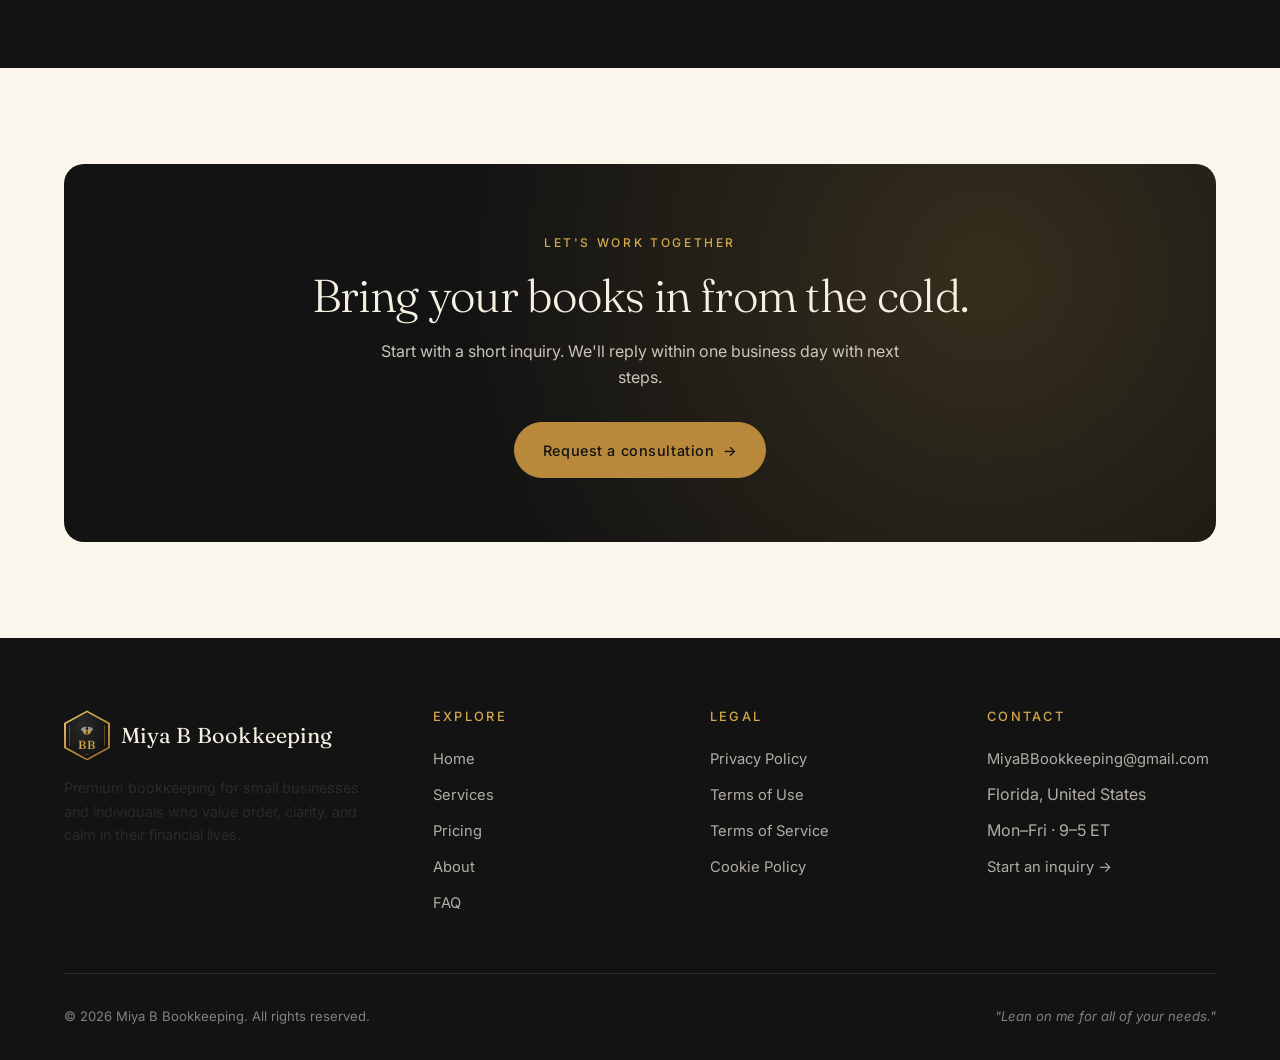
<file: about.html>
<!DOCTYPE html>
<html lang="en">
<head>
    <meta charset="UTF-8" />
    <meta name="viewport" content="width=device-width, initial-scale=1.0" />
    <title>About Miya | Miya B Bookkeeping — Florida Bookkeeper</title>
    <meta name="description" content="Meet Miya S. Blair, the founder of Miya B Bookkeeping — a Florida bookkeeper dedicated to meticulous, discreet, and thoughtful financial care." />
    <link rel="preconnect" href="https://fonts.googleapis.com" />
    <link rel="preconnect" href="https://fonts.gstatic.com" crossorigin />
    <link href="https://fonts.googleapis.com/css2?family=Fraunces:opsz,wght@9..144,300;9..144,400;9..144,500&family=Inter:wght@300;400;500;600&display=swap" rel="stylesheet" />
    <link rel="stylesheet" href="css/styles.css" />
    <link rel="icon" type="image/svg+xml" href="data:image/svg+xml,%3Csvg xmlns='http://www.w3.org/2000/svg' viewBox='0 0 100 100'%3E%3Cpolygon points='50,2 95,26 95,74 50,98 5,74 5,26' fill='%23d4a84b'/%3E%3Cpolygon points='50,7 90,29 90,71 50,93 10,71 10,29' fill='%23131313'/%3E%3Cpolygon points='50,14 84,33 84,67 50,86 16,67 16,33' fill='none' stroke='%23b8893b' stroke-width='0.7' opacity='0.5'/%3E%3Cellipse cx='34' cy='38' rx='12' ry='7' fill='%23f5f0e1' opacity='0.55' transform='rotate(-22 34 38)'/%3E%3Cellipse cx='66' cy='38' rx='12' ry='7' fill='%23f5f0e1' opacity='0.55' transform='rotate(22 66 38)'/%3E%3Cellipse cx='50' cy='52' rx='17' ry='12' fill='%23d4a84b'/%3E%3Crect x='42' y='41' width='3.5' height='22' fill='%23131313'/%3E%3Crect x='54' y='41' width='3.5' height='22' fill='%23131313'/%3E%3Ccircle cx='50' cy='35' r='5.5' fill='%23131313'/%3E%3Ctext x='50' y='82' font-family='Georgia' font-size='10' fill='%23d4a84b' text-anchor='middle' font-weight='500'%3EBB%3C/text%3E%3C/svg%3E" />
</head>
<body>

<header class="site-header">
    <div class="container nav-wrap">
        <a href="index.html" class="nav-logo">
            <span class="logo-mark"><svg class="logo-bee" viewBox="0 0 24 16" fill="currentColor" xmlns="http://www.w3.org/2000/svg" aria-hidden="true"><ellipse cx="8" cy="6" rx="4" ry="2.5" fill="rgba(245,240,225,0.55)" transform="rotate(-22 8 6)"/><ellipse cx="16" cy="6" rx="4" ry="2.5" fill="rgba(245,240,225,0.55)" transform="rotate(22 16 6)"/><ellipse cx="12" cy="10" rx="5" ry="3.2" fill="currentColor"/><rect x="10.5" y="8" width="1" height="4.5" fill="#131313"/><rect x="12.5" y="8" width="1" height="4.5" fill="#131313"/><circle cx="12" cy="5.5" r="1.6" fill="#131313"/></svg><span class="logo-text">BB</span></span>
            <span>Miya B Bookkeeping</span>
        </a>
        <button class="nav-toggle" aria-label="Toggle navigation" aria-expanded="false">
            <span></span><span></span><span></span>
        </button>
        <nav>
            <ul class="nav-menu">
                <li><a href="index.html">Home</a></li>
                <li><a href="services.html">Services</a></li>
                <li><a href="pricing.html">Pricing</a></li>
                <li><a href="about.html">About</a></li>
                <li><a href="faq.html">FAQ</a></li>
                <li><a href="contact.html">Contact</a></li>
            </ul>
        </nav>
        <div class="nav-cta">
            <a href="contact.html" class="btn btn-primary">Start an inquiry</a>
        </div>
    </div>
</header>

<section class="page-hero honeycomb-bg">
    <svg class="bee-float top-right md slow" viewBox="0 0 64 64" fill="currentColor" xmlns="http://www.w3.org/2000/svg" aria-hidden="true"><ellipse cx="32" cy="36" rx="14" ry="10" fill="#d4a84b"/><rect x="24" y="30" width="4" height="12" fill="#131313"/><rect x="34" y="30" width="4" height="12" fill="#131313"/><ellipse cx="22" cy="26" rx="10" ry="6" fill="rgba(245,240,225,0.45)" transform="rotate(-20 22 26)"/><ellipse cx="42" cy="26" rx="10" ry="6" fill="rgba(245,240,225,0.45)" transform="rotate(20 42 26)"/><circle cx="32" cy="22" r="4" fill="#131313"/></svg>
    <svg class="bee-float top-left sm" viewBox="0 0 64 64" fill="currentColor" xmlns="http://www.w3.org/2000/svg" aria-hidden="true"><ellipse cx="32" cy="36" rx="14" ry="10" fill="#d4a84b"/><rect x="24" y="30" width="4" height="12" fill="#131313"/><rect x="34" y="30" width="4" height="12" fill="#131313"/><ellipse cx="22" cy="26" rx="10" ry="6" fill="rgba(245,240,225,0.45)" transform="rotate(-20 22 26)"/><ellipse cx="42" cy="26" rx="10" ry="6" fill="rgba(245,240,225,0.45)" transform="rotate(20 42 26)"/><circle cx="32" cy="22" r="4" fill="#131313"/></svg>
    <svg class="bee-float bottom-right lg slow" viewBox="0 0 64 64" fill="currentColor" xmlns="http://www.w3.org/2000/svg" aria-hidden="true"><ellipse cx="32" cy="36" rx="14" ry="10" fill="#d4a84b"/><rect x="24" y="30" width="4" height="12" fill="#131313"/><rect x="34" y="30" width="4" height="12" fill="#131313"/><ellipse cx="22" cy="26" rx="10" ry="6" fill="rgba(245,240,225,0.45)" transform="rotate(-20 22 26)"/><ellipse cx="42" cy="26" rx="10" ry="6" fill="rgba(245,240,225,0.45)" transform="rotate(20 42 26)"/><circle cx="32" cy="22" r="4" fill="#131313"/></svg>
    <svg class="bee-float lower-left md fast" viewBox="0 0 64 64" fill="currentColor" xmlns="http://www.w3.org/2000/svg" aria-hidden="true"><ellipse cx="32" cy="36" rx="14" ry="10" fill="#d4a84b"/><rect x="24" y="30" width="4" height="12" fill="#131313"/><rect x="34" y="30" width="4" height="12" fill="#131313"/><ellipse cx="22" cy="26" rx="10" ry="6" fill="rgba(245,240,225,0.45)" transform="rotate(-20 22 26)"/><ellipse cx="42" cy="26" rx="10" ry="6" fill="rgba(245,240,225,0.45)" transform="rotate(20 42 26)"/><circle cx="32" cy="22" r="4" fill="#131313"/></svg>
    <div class="container">
        <span class="eyebrow">About</span>
        <h1>Meet Miya.</h1>
        <p>Founder, bookkeeper, and believer in quiet, capable financial care.</p>
    </div>
</section>

<section>
    <div class="container">
        <div class="about-hero">
            <div class="about-portrait reveal">MB</div>
            <div class="reveal">
                <span class="eyebrow">The founder</span>
                <h2>Miya S. Blair</h2>
                <p class="mt-sm">Miya founded Miya B Bookkeeping with a simple belief: a business's books — and a person's financial records — deserve the same quiet excellence as everything else worth doing well.</p>
                <p class="mt-sm">Born and raised in Florida, Miya built her bookkeeping practice after years of watching small business owners and busy individuals carry a quiet financial weight that didn't belong to them. Messy spreadsheets. Overdue reconciliations. A shoebox of receipts. A CPA who needed "just one more thing." The kind of unfinished work that keeps people up at night, long after the workday is done.</p>
                <p class="mt-sm">Her approach is methodical, discreet, and warm. Miya works primarily in QuickBooks Online, keeps tight monthly closes, and communicates the way a trusted advisor should — clearly, calmly, and without jargon. Every client relationship begins with listening, and every engagement is designed around the reality of how you actually run your life or business.</p>
                <p class="mt-sm"><em>"I'm not here to make bookkeeping feel bigger than it needs to be," Miya says. "I'm here to make it feel quieter, cleaner, and genuinely handled."</em></p>
            </div>
        </div>
    </div>
</section>

<section class="section-ivory">
    <div class="container-narrow">
        <div class="section-head reveal">
            <span class="eyebrow">What guides the work</span>
            <h2>Principles, not performance.</h2>
        </div>
        <ol class="about-timeline">
            <li class="reveal">
                <h4>Accuracy over speed</h4>
                <p>Fast bookkeeping is easy. Accurate bookkeeping takes patience — and it's the only kind worth doing. Every reconciliation, category, and adjustment is made with intention.</p>
            </li>
            <li class="reveal">
                <h4>Discretion as default</h4>
                <p>Your financials are deeply personal. Confidentiality isn't a feature — it's a foundation. Access is minimized, secured, and always view-only where appropriate.</p>
            </li>
            <li class="reveal">
                <h4>Clarity over complexity</h4>
                <p>Reports that no one reads aren't reports — they're clutter. We present numbers in ways that are simple to act on, whether you're a founder, an individual, or a CPA.</p>
            </li>
            <li class="reveal">
                <h4>Consistency as a craft</h4>
                <p>The value of good bookkeeping compounds quietly. A steady monthly rhythm, month after month, is what turns messy finances into reliable ones.</p>
            </li>
        </ol>
    </div>
</section>

<section>
    <div class="container-narrow">
        <div class="section-head reveal">
            <span class="eyebrow">Behind the name</span>
            <h2>Why bees, and what the double "B" really stands for.</h2>
        </div>
        <div class="reveal text-center">
            <p class="mt-sm" style="font-size: 1.05rem; color: var(--color-warm-gray); max-width: 680px; margin: 0 auto;">The double "B" in our mark is a nod to Miya's last name, <strong>Blair</strong>, and to <strong>Bookkeeping</strong> — two promises in a single hexagon. It's also a quiet reference to the bee, nature's most organized worker. Bees move with purpose. They build with structure. They produce something valuable through steady, patient effort. That's the rhythm of good bookkeeping, and it's the standard we hold ourselves to.</p>
            <div class="divider-motif"><span class="hex-accent"></span></div>
            <p style="font-family: var(--font-serif); font-style: italic; font-size: 1.4rem; color: var(--color-charcoal);">"Lean on me for all of your needs."</p>
        </div>
    </div>
</section>

<section class="section-dark">
    <div class="container-narrow">
        <div class="testimonial reveal">
            <span class="eyebrow">A recent note</span>
            <p class="testimonial-quote">"Miya is the most organized, thoughtful person I've ever worked with on anything financial. She caught things my last bookkeeper missed for two years — and did it without making me feel small about it."</p>
            <div class="testimonial-author">
                <div class="testimonial-avatar">RM</div>
                <div class="testimonial-meta">
                    <strong>Rachel M.</strong>
                    <span>Creative studio founder · Miami, FL</span>
                </div>
            </div>
        </div>
    </div>
</section>

<section>
    <div class="container">
        <div class="cta-banner reveal">
            <span class="eyebrow" style="color: var(--color-gold-light);">Let's work together</span>
            <h2>Bring your books in from the cold.</h2>
            <p>Start with a short inquiry. We'll reply within one business day with next steps.</p>
            <a href="contact.html" class="btn btn-gold btn-arrow">Request a consultation</a>
        </div>
    </div>
</section>

<footer class="site-footer">
    <div class="container">
        <div class="footer-grid">
            <div class="footer-brand">
                <a href="index.html" class="nav-logo">
                    <span class="logo-mark"><svg class="logo-bee" viewBox="0 0 24 16" fill="currentColor" xmlns="http://www.w3.org/2000/svg" aria-hidden="true"><ellipse cx="8" cy="6" rx="4" ry="2.5" fill="rgba(245,240,225,0.55)" transform="rotate(-22 8 6)"/><ellipse cx="16" cy="6" rx="4" ry="2.5" fill="rgba(245,240,225,0.55)" transform="rotate(22 16 6)"/><ellipse cx="12" cy="10" rx="5" ry="3.2" fill="currentColor"/><rect x="10.5" y="8" width="1" height="4.5" fill="#131313"/><rect x="12.5" y="8" width="1" height="4.5" fill="#131313"/><circle cx="12" cy="5.5" r="1.6" fill="#131313"/></svg><span class="logo-text">BB</span></span>
                    <span>Miya B Bookkeeping</span>
                </a>
                <p>Premium bookkeeping for small businesses and individuals who value order, clarity, and calm in their financial lives.</p>
            </div>
            <div class="footer-col">
                <h5>Explore</h5>
                <ul>
                    <li><a href="index.html">Home</a></li>
                    <li><a href="services.html">Services</a></li>
                    <li><a href="pricing.html">Pricing</a></li>
                    <li><a href="about.html">About</a></li>
                    <li><a href="faq.html">FAQ</a></li>
                </ul>
            </div>
            <div class="footer-col">
                <h5>Legal</h5>
                <ul>
                    <li><a href="privacy-policy.html">Privacy Policy</a></li>
                    <li><a href="terms-of-use.html">Terms of Use</a></li>
                    <li><a href="terms-of-service.html">Terms of Service</a></li>
                    <li><a href="cookie-policy.html">Cookie Policy</a></li>
                </ul>
            </div>
            <div class="footer-col">
                <h5>Contact</h5>
                <ul>
                    <li><a href="mailto:MiyaBBookkeeping@gmail.com">MiyaBBookkeeping@gmail.com</a></li>
                    <li>Florida, United States</li>
                    <li>Mon–Fri · 9–5 ET</li>
                    <li><a href="contact.html">Start an inquiry →</a></li>
                </ul>
            </div>
        </div>
        <div class="footer-bottom">
            <span>© <span data-year></span> Miya B Bookkeeping. All rights reserved.</span>
            <span><em>"Lean on me for all of your needs."</em></span>
        </div>
    </div>
</footer>

<script src="js/main.js"></script>
</body>
</html>
</file>
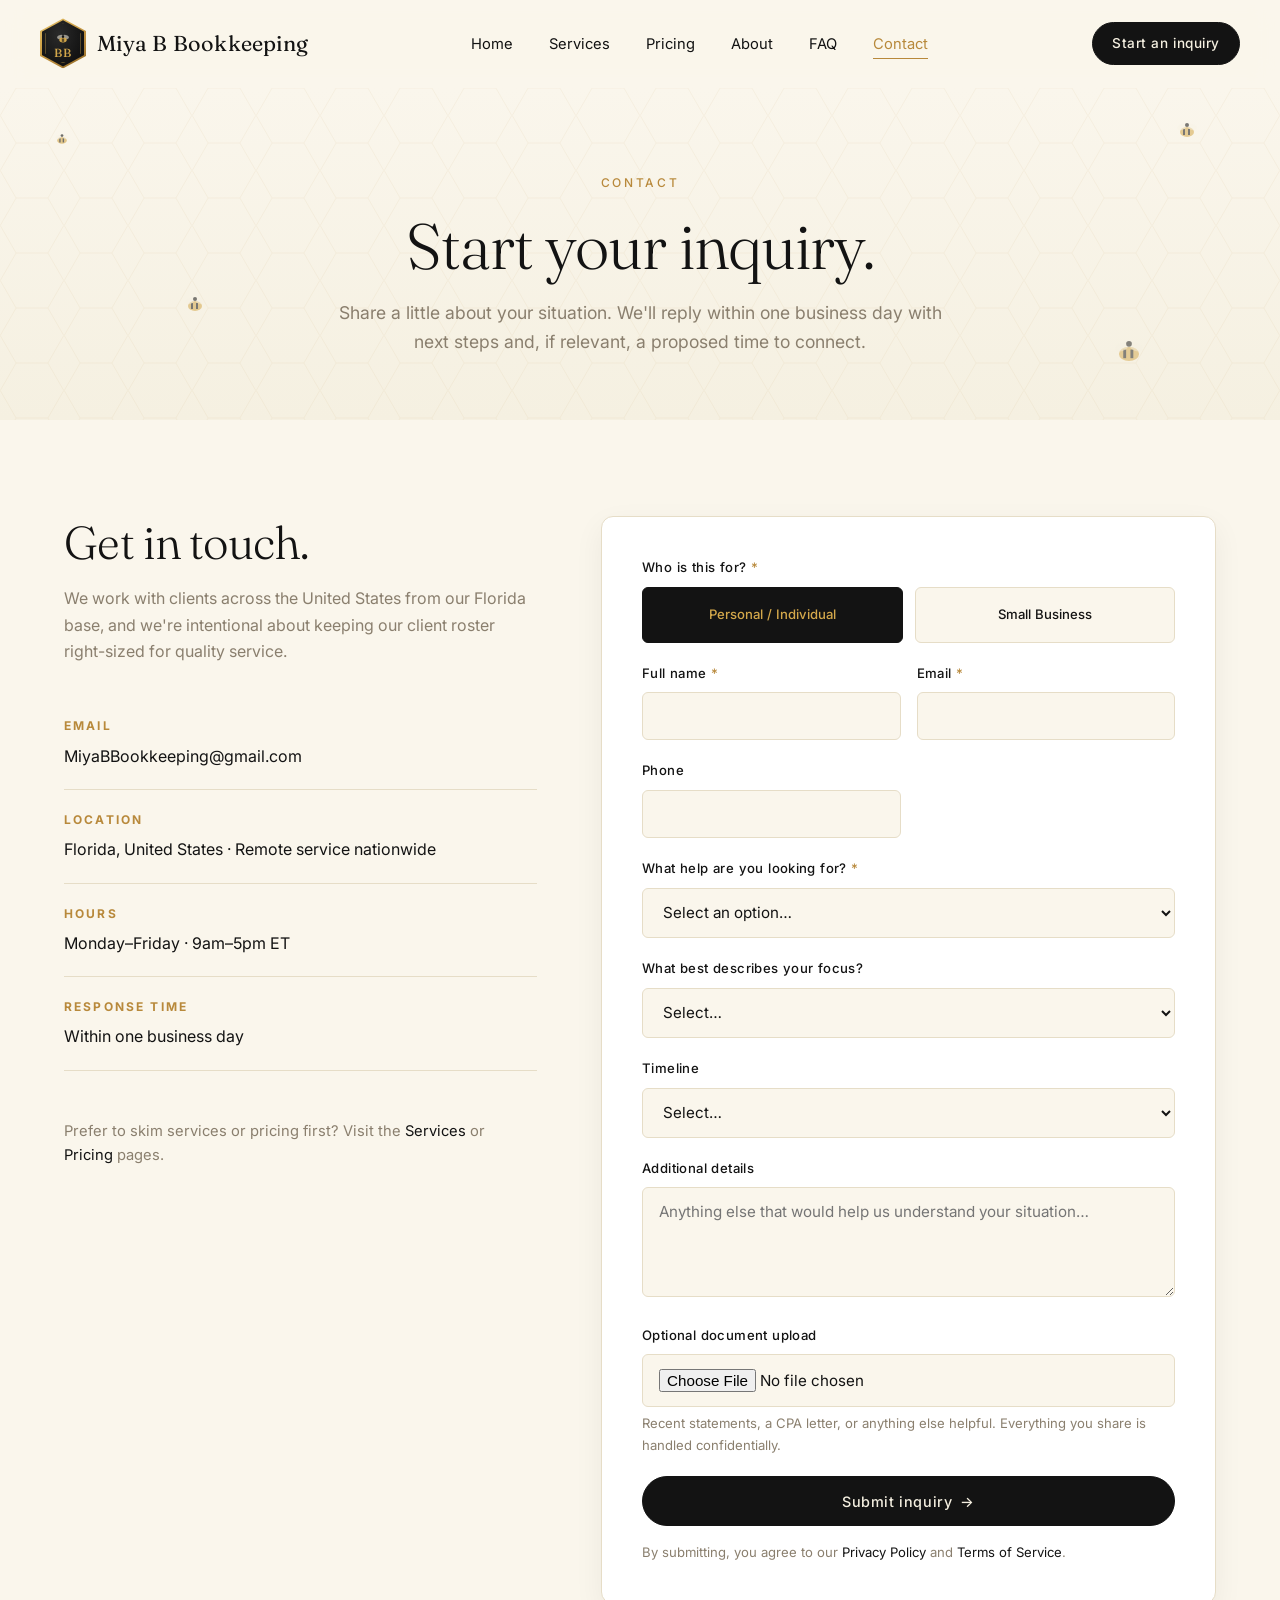
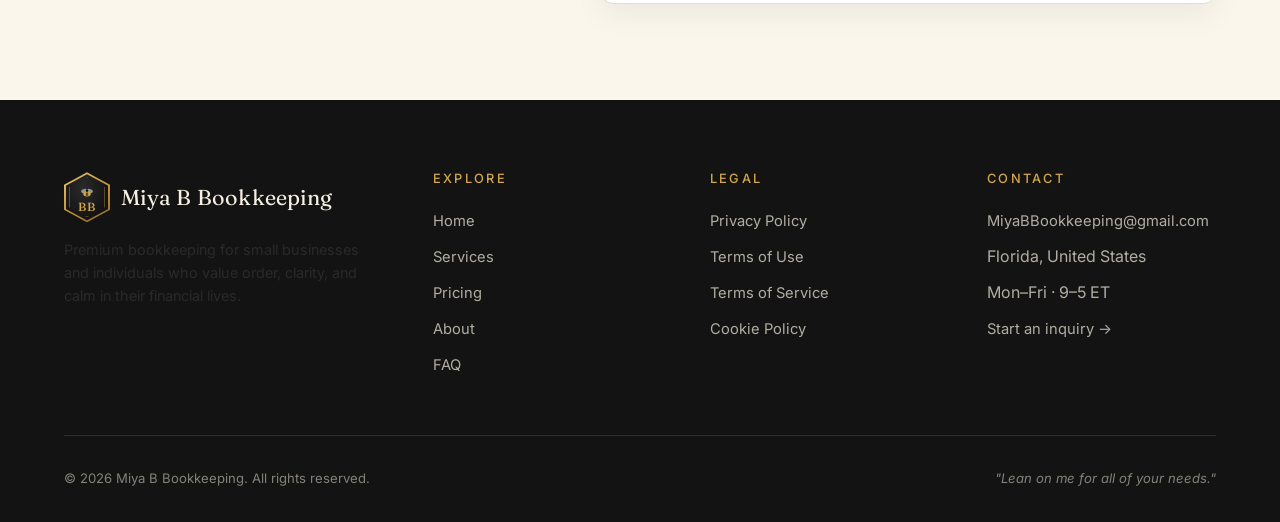
<file: contact.html>
<!DOCTYPE html>
<html lang="en">
<head>
    <meta charset="UTF-8" />
    <meta name="viewport" content="width=device-width, initial-scale=1.0" />
    <title>Contact | Miya B Bookkeeping — Start Your Inquiry</title>
    <meta name="description" content="Start an inquiry with Miya B Bookkeeping. Share a little about your business or personal finances and we'll respond within one business day with next steps." />
    <link rel="preconnect" href="https://fonts.googleapis.com" />
    <link rel="preconnect" href="https://fonts.gstatic.com" crossorigin />
    <link href="https://fonts.googleapis.com/css2?family=Fraunces:opsz,wght@9..144,300;9..144,400;9..144,500&family=Inter:wght@300;400;500;600&display=swap" rel="stylesheet" />
    <link rel="stylesheet" href="css/styles.css" />
    <link rel="icon" type="image/svg+xml" href="data:image/svg+xml,%3Csvg xmlns='http://www.w3.org/2000/svg' viewBox='0 0 100 100'%3E%3Cpolygon points='50,2 95,26 95,74 50,98 5,74 5,26' fill='%23d4a84b'/%3E%3Cpolygon points='50,7 90,29 90,71 50,93 10,71 10,29' fill='%23131313'/%3E%3Cpolygon points='50,14 84,33 84,67 50,86 16,67 16,33' fill='none' stroke='%23b8893b' stroke-width='0.7' opacity='0.5'/%3E%3Cellipse cx='34' cy='38' rx='12' ry='7' fill='%23f5f0e1' opacity='0.55' transform='rotate(-22 34 38)'/%3E%3Cellipse cx='66' cy='38' rx='12' ry='7' fill='%23f5f0e1' opacity='0.55' transform='rotate(22 66 38)'/%3E%3Cellipse cx='50' cy='52' rx='17' ry='12' fill='%23d4a84b'/%3E%3Crect x='42' y='41' width='3.5' height='22' fill='%23131313'/%3E%3Crect x='54' y='41' width='3.5' height='22' fill='%23131313'/%3E%3Ccircle cx='50' cy='35' r='5.5' fill='%23131313'/%3E%3Ctext x='50' y='82' font-family='Georgia' font-size='10' fill='%23d4a84b' text-anchor='middle' font-weight='500'%3EBB%3C/text%3E%3C/svg%3E" />
</head>
<body>

<header class="site-header">
    <div class="container nav-wrap">
        <a href="index.html" class="nav-logo">
            <span class="logo-mark"><svg class="logo-bee" viewBox="0 0 24 16" fill="currentColor" xmlns="http://www.w3.org/2000/svg" aria-hidden="true"><ellipse cx="8" cy="6" rx="4" ry="2.5" fill="rgba(245,240,225,0.55)" transform="rotate(-22 8 6)"/><ellipse cx="16" cy="6" rx="4" ry="2.5" fill="rgba(245,240,225,0.55)" transform="rotate(22 16 6)"/><ellipse cx="12" cy="10" rx="5" ry="3.2" fill="currentColor"/><rect x="10.5" y="8" width="1" height="4.5" fill="#131313"/><rect x="12.5" y="8" width="1" height="4.5" fill="#131313"/><circle cx="12" cy="5.5" r="1.6" fill="#131313"/></svg><span class="logo-text">BB</span></span>
            <span>Miya B Bookkeeping</span>
        </a>
        <button class="nav-toggle" aria-label="Toggle navigation" aria-expanded="false">
            <span></span><span></span><span></span>
        </button>
        <nav>
            <ul class="nav-menu">
                <li><a href="index.html">Home</a></li>
                <li><a href="services.html">Services</a></li>
                <li><a href="pricing.html">Pricing</a></li>
                <li><a href="about.html">About</a></li>
                <li><a href="faq.html">FAQ</a></li>
                <li><a href="contact.html">Contact</a></li>
            </ul>
        </nav>
        <div class="nav-cta">
            <a href="contact.html" class="btn btn-primary">Start an inquiry</a>
        </div>
    </div>
</header>

<section class="page-hero honeycomb-bg">
    <svg class="bee-float top-right md slow" viewBox="0 0 64 64" fill="currentColor" xmlns="http://www.w3.org/2000/svg" aria-hidden="true"><ellipse cx="32" cy="36" rx="14" ry="10" fill="#d4a84b"/><rect x="24" y="30" width="4" height="12" fill="#131313"/><rect x="34" y="30" width="4" height="12" fill="#131313"/><ellipse cx="22" cy="26" rx="10" ry="6" fill="rgba(245,240,225,0.45)" transform="rotate(-20 22 26)"/><ellipse cx="42" cy="26" rx="10" ry="6" fill="rgba(245,240,225,0.45)" transform="rotate(20 42 26)"/><circle cx="32" cy="22" r="4" fill="#131313"/></svg>
    <svg class="bee-float top-left sm" viewBox="0 0 64 64" fill="currentColor" xmlns="http://www.w3.org/2000/svg" aria-hidden="true"><ellipse cx="32" cy="36" rx="14" ry="10" fill="#d4a84b"/><rect x="24" y="30" width="4" height="12" fill="#131313"/><rect x="34" y="30" width="4" height="12" fill="#131313"/><ellipse cx="22" cy="26" rx="10" ry="6" fill="rgba(245,240,225,0.45)" transform="rotate(-20 22 26)"/><ellipse cx="42" cy="26" rx="10" ry="6" fill="rgba(245,240,225,0.45)" transform="rotate(20 42 26)"/><circle cx="32" cy="22" r="4" fill="#131313"/></svg>
    <svg class="bee-float bottom-right lg slow" viewBox="0 0 64 64" fill="currentColor" xmlns="http://www.w3.org/2000/svg" aria-hidden="true"><ellipse cx="32" cy="36" rx="14" ry="10" fill="#d4a84b"/><rect x="24" y="30" width="4" height="12" fill="#131313"/><rect x="34" y="30" width="4" height="12" fill="#131313"/><ellipse cx="22" cy="26" rx="10" ry="6" fill="rgba(245,240,225,0.45)" transform="rotate(-20 22 26)"/><ellipse cx="42" cy="26" rx="10" ry="6" fill="rgba(245,240,225,0.45)" transform="rotate(20 42 26)"/><circle cx="32" cy="22" r="4" fill="#131313"/></svg>
    <svg class="bee-float lower-left md fast" viewBox="0 0 64 64" fill="currentColor" xmlns="http://www.w3.org/2000/svg" aria-hidden="true"><ellipse cx="32" cy="36" rx="14" ry="10" fill="#d4a84b"/><rect x="24" y="30" width="4" height="12" fill="#131313"/><rect x="34" y="30" width="4" height="12" fill="#131313"/><ellipse cx="22" cy="26" rx="10" ry="6" fill="rgba(245,240,225,0.45)" transform="rotate(-20 22 26)"/><ellipse cx="42" cy="26" rx="10" ry="6" fill="rgba(245,240,225,0.45)" transform="rotate(20 42 26)"/><circle cx="32" cy="22" r="4" fill="#131313"/></svg>
    <div class="container">
        <span class="eyebrow">Contact</span>
        <h1>Start your inquiry.</h1>
        <p>Share a little about your situation. We'll reply within one business day with next steps and, if relevant, a proposed time to connect.</p>
    </div>
</section>

<section>
    <div class="container">
        <div class="contact-layout">

            <aside class="contact-info reveal">
                <h2>Get in touch.</h2>
                <p>We work with clients across the United States from our Florida base, and we're intentional about keeping our client roster right-sized for quality service.</p>

                <div class="contact-info-item">
                    <strong>Email</strong>
                    <a href="mailto:MiyaBBookkeeping@gmail.com">MiyaBBookkeeping@gmail.com</a>
                </div>
                <div class="contact-info-item">
                    <strong>Location</strong>
                    <span>Florida, United States · Remote service nationwide</span>
                </div>
                <div class="contact-info-item">
                    <strong>Hours</strong>
                    <span>Monday–Friday · 9am–5pm ET</span>
                </div>
                <div class="contact-info-item">
                    <strong>Response time</strong>
                    <span>Within one business day</span>
                </div>

                <div class="mt-lg">
                    <p style="font-size: 0.92rem; color: var(--color-warm-gray);">Prefer to skim services or pricing first? Visit the <a href="services.html">Services</a> or <a href="pricing.html">Pricing</a> pages.</p>
                </div>
            </aside>

            <form id="inquiry-form" class="contact-form reveal" novalidate>

                <div class="form-success" id="form-success">Thanks — your inquiry has been received.</div>

                <!-- Client type -->
                <div class="form-group">
                    <label>Who is this for? <span class="required">*</span></label>
                    <div class="radio-pair">
                        <div>
                            <input type="radio" id="type-individual" name="client-type" value="individual" checked />
                            <label for="type-individual">Personal / Individual</label>
                        </div>
                        <div>
                            <input type="radio" id="type-business" name="client-type" value="business" />
                            <label for="type-business">Small Business</label>
                        </div>
                    </div>
                </div>

                <!-- Name / email -->
                <div class="form-row">
                    <div class="form-group">
                        <label for="name">Full name <span class="required">*</span></label>
                        <input type="text" id="name" name="name" required />
                    </div>
                    <div class="form-group">
                        <label for="email">Email <span class="required">*</span></label>
                        <input type="email" id="email" name="email" required />
                    </div>
                </div>

                <div class="form-row">
                    <div class="form-group">
                        <label for="phone">Phone</label>
                        <input type="tel" id="phone" name="phone" />
                    </div>
                    <div class="form-group conditional" data-conditional="business">
                        <label for="company">Company name</label>
                        <input type="text" id="company" name="company" />
                    </div>
                </div>

                <!-- Help needed -->
                <div class="form-group">
                    <label for="help">What help are you looking for? <span class="required">*</span></label>
                    <select id="help" name="help" required>
                        <option value="">Select an option…</option>
                        <option value="monthly">Monthly bookkeeping</option>
                        <option value="cleanup">Cleanup / catch-up</option>
                        <option value="reconciliation">Reconciliations</option>
                        <option value="reporting">Reporting</option>
                        <option value="payroll">Payroll support</option>
                        <option value="tax-ready">Tax-ready books</option>
                        <option value="setup">Software setup</option>
                        <option value="personal">Personal finance organization</option>
                        <option value="other">Other / Not sure</option>
                    </select>
                </div>

                <!-- Business conditional fields -->
                <div class="conditional" data-conditional="business">
                    <div class="form-row">
                        <div class="form-group">
                            <label for="software">Current software</label>
                            <select id="software" name="software">
                                <option value="">Select…</option>
                                <option>QuickBooks Online</option>
                                <option>QuickBooks Desktop</option>
                                <option>Wave</option>
                                <option>Xero</option>
                                <option>Excel / spreadsheets</option>
                                <option>None</option>
                                <option>Other</option>
                            </select>
                        </div>
                        <div class="form-group">
                            <label for="behind">How far behind are the books?</label>
                            <select id="behind" name="behind">
                                <option value="">Select…</option>
                                <option>Current</option>
                                <option>1–3 months</option>
                                <option>3–6 months</option>
                                <option>6–12 months</option>
                                <option>12+ months</option>
                                <option>Not sure</option>
                            </select>
                        </div>
                    </div>
                    <div class="form-group">
                        <label for="volume">Approximate monthly transactions</label>
                        <select id="volume" name="volume">
                            <option value="">Select…</option>
                            <option>0–50</option>
                            <option>51–150</option>
                            <option>151–300</option>
                            <option>301–600</option>
                            <option>600+</option>
                        </select>
                    </div>
                </div>

                <!-- Individual conditional fields -->
                <div class="conditional" data-conditional="individual">
                    <div class="form-group">
                        <label for="ind-focus">What best describes your focus?</label>
                        <select id="ind-focus" name="ind-focus">
                            <option value="">Select…</option>
                            <option>Organizing monthly expenses</option>
                            <option>Getting tax-ready</option>
                            <option>Tracking multiple income sources</option>
                            <option>Cleaning up past records</option>
                            <option>Ongoing check-ins & support</option>
                            <option>Other</option>
                        </select>
                    </div>
                </div>

                <div class="form-group">
                    <label for="timeline">Timeline</label>
                    <select id="timeline" name="timeline">
                        <option value="">Select…</option>
                        <option>As soon as possible</option>
                        <option>Within 2–4 weeks</option>
                        <option>Within 1–3 months</option>
                        <option>Just exploring</option>
                    </select>
                </div>

                <div class="form-group">
                    <label for="details">Additional details</label>
                    <textarea id="details" name="details" placeholder="Anything else that would help us understand your situation…"></textarea>
                </div>

                <div class="form-group">
                    <label for="upload">Optional document upload</label>
                    <input type="file" id="upload" name="upload" />
                    <p class="form-helper">Recent statements, a CPA letter, or anything else helpful. Everything you share is handled confidentially.</p>
                </div>

                <button type="submit" class="btn btn-primary btn-arrow" style="width: 100%;">Submit inquiry</button>
                <p class="form-helper mt-sm">By submitting, you agree to our <a href="privacy-policy.html">Privacy Policy</a> and <a href="terms-of-service.html">Terms of Service</a>.</p>
            </form>

        </div>
    </div>
</section>

<footer class="site-footer">
    <div class="container">
        <div class="footer-grid">
            <div class="footer-brand">
                <a href="index.html" class="nav-logo">
                    <span class="logo-mark"><svg class="logo-bee" viewBox="0 0 24 16" fill="currentColor" xmlns="http://www.w3.org/2000/svg" aria-hidden="true"><ellipse cx="8" cy="6" rx="4" ry="2.5" fill="rgba(245,240,225,0.55)" transform="rotate(-22 8 6)"/><ellipse cx="16" cy="6" rx="4" ry="2.5" fill="rgba(245,240,225,0.55)" transform="rotate(22 16 6)"/><ellipse cx="12" cy="10" rx="5" ry="3.2" fill="currentColor"/><rect x="10.5" y="8" width="1" height="4.5" fill="#131313"/><rect x="12.5" y="8" width="1" height="4.5" fill="#131313"/><circle cx="12" cy="5.5" r="1.6" fill="#131313"/></svg><span class="logo-text">BB</span></span>
                    <span>Miya B Bookkeeping</span>
                </a>
                <p>Premium bookkeeping for small businesses and individuals who value order, clarity, and calm in their financial lives.</p>
            </div>
            <div class="footer-col">
                <h5>Explore</h5>
                <ul>
                    <li><a href="index.html">Home</a></li>
                    <li><a href="services.html">Services</a></li>
                    <li><a href="pricing.html">Pricing</a></li>
                    <li><a href="about.html">About</a></li>
                    <li><a href="faq.html">FAQ</a></li>
                </ul>
            </div>
            <div class="footer-col">
                <h5>Legal</h5>
                <ul>
                    <li><a href="privacy-policy.html">Privacy Policy</a></li>
                    <li><a href="terms-of-use.html">Terms of Use</a></li>
                    <li><a href="terms-of-service.html">Terms of Service</a></li>
                    <li><a href="cookie-policy.html">Cookie Policy</a></li>
                </ul>
            </div>
            <div class="footer-col">
                <h5>Contact</h5>
                <ul>
                    <li><a href="mailto:MiyaBBookkeeping@gmail.com">MiyaBBookkeeping@gmail.com</a></li>
                    <li>Florida, United States</li>
                    <li>Mon–Fri · 9–5 ET</li>
                    <li><a href="contact.html">Start an inquiry →</a></li>
                </ul>
            </div>
        </div>
        <div class="footer-bottom">
            <span>© <span data-year></span> Miya B Bookkeeping. All rights reserved.</span>
            <span><em>"Lean on me for all of your needs."</em></span>
        </div>
    </div>
</footer>

<script src="js/main.js"></script>
</body>
</html>
</file>
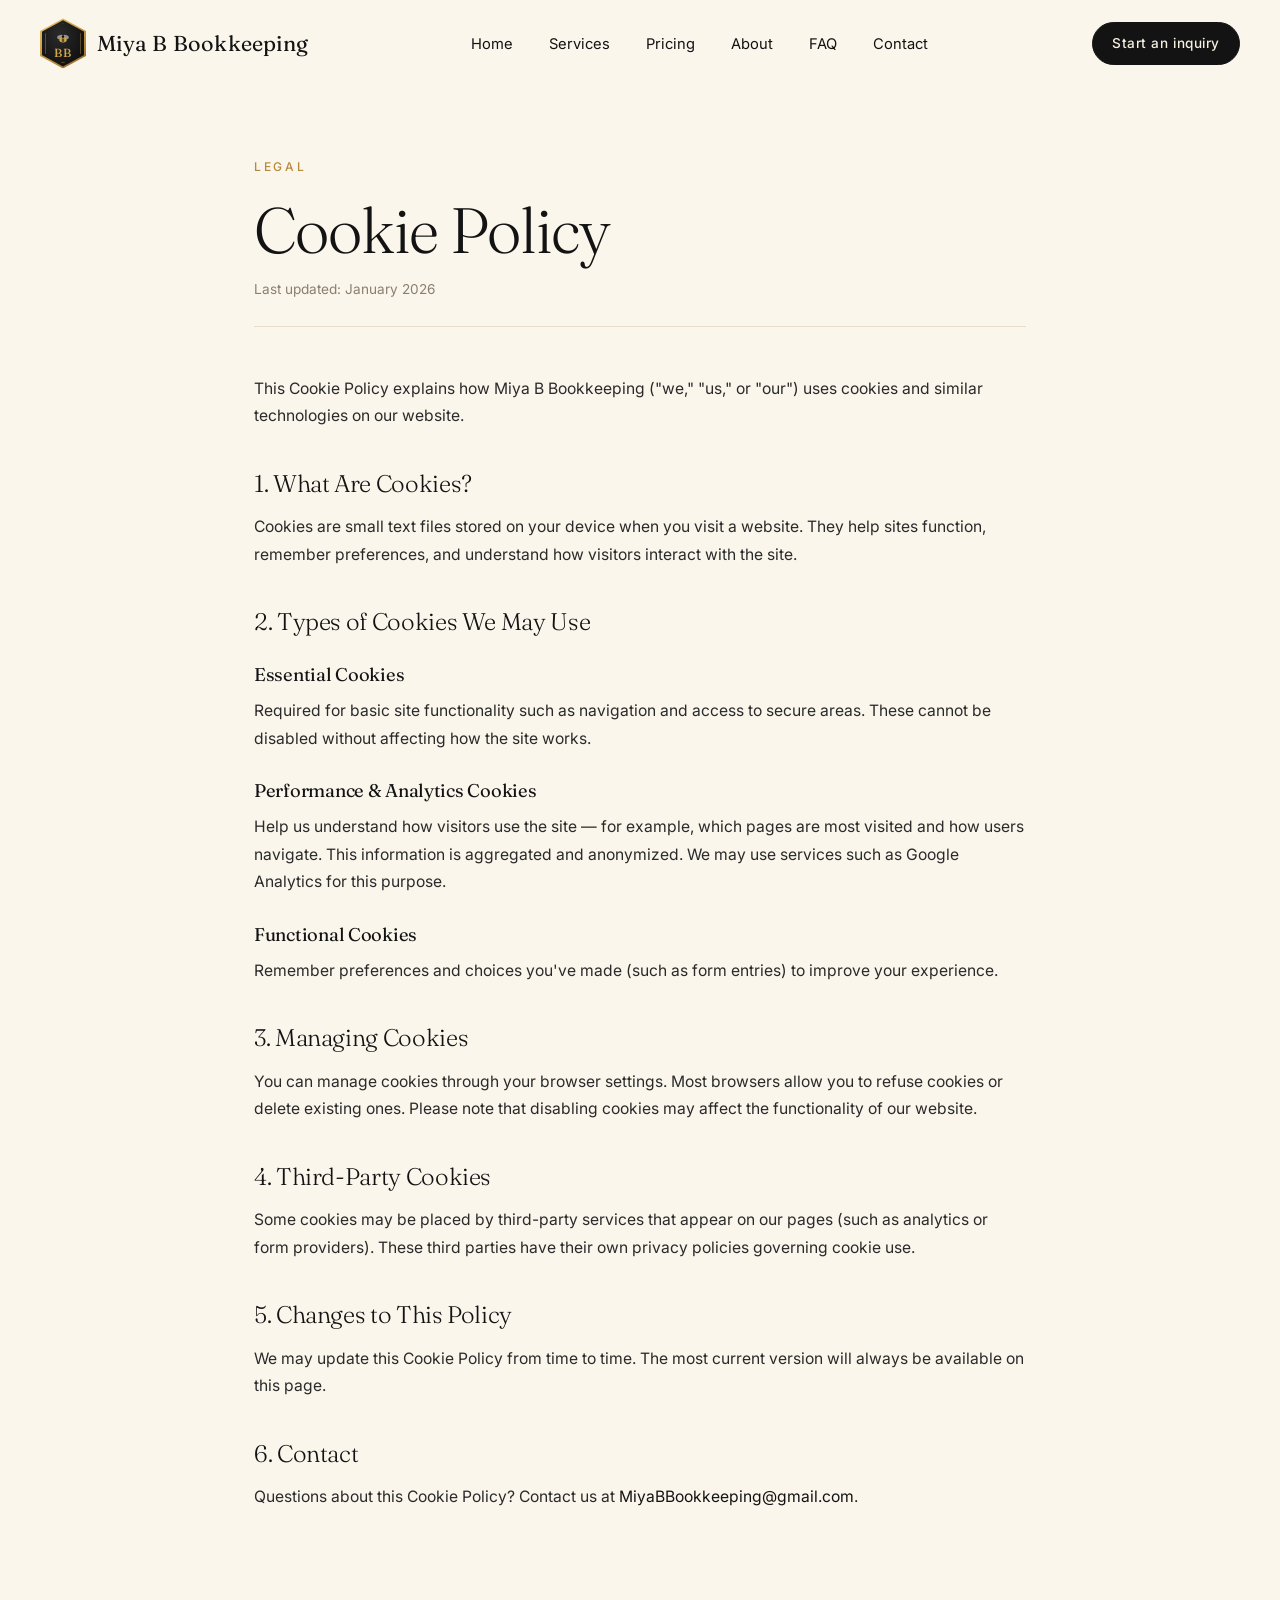
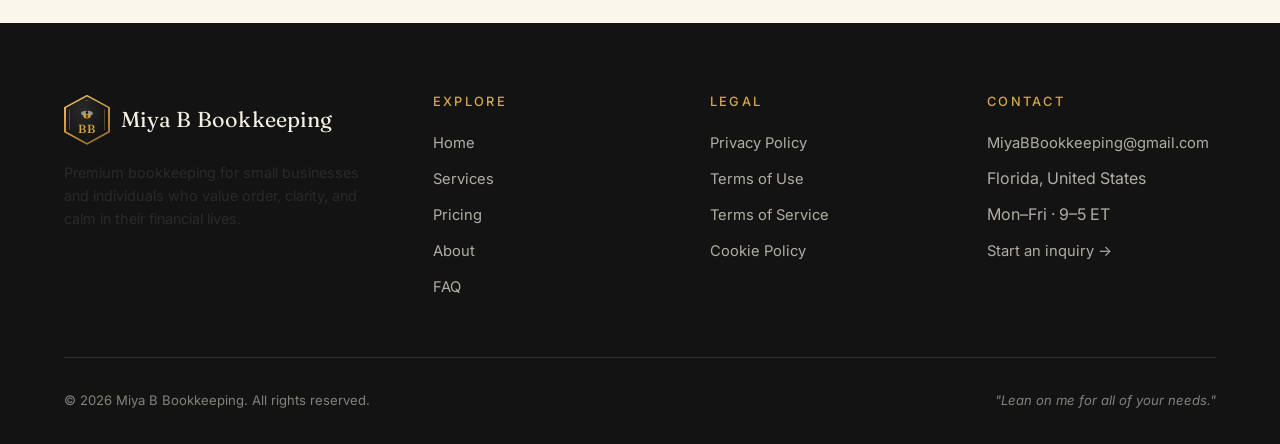
<file: cookie-policy.html>
<!DOCTYPE html>
<html lang="en">
<head>
    <meta charset="UTF-8" />
    <meta name="viewport" content="width=device-width, initial-scale=1.0" />
    <title>Cookie Policy | Miya B Bookkeeping</title>
    <meta name="description" content="How Miya B Bookkeeping uses cookies and similar technologies on its website." />
    <link rel="preconnect" href="https://fonts.googleapis.com" />
    <link rel="preconnect" href="https://fonts.gstatic.com" crossorigin />
    <link href="https://fonts.googleapis.com/css2?family=Fraunces:opsz,wght@9..144,300;9..144,400;9..144,500&family=Inter:wght@300;400;500;600&display=swap" rel="stylesheet" />
    <link rel="stylesheet" href="css/styles.css" />
    <link rel="icon" type="image/svg+xml" href="data:image/svg+xml,%3Csvg xmlns='http://www.w3.org/2000/svg' viewBox='0 0 100 100'%3E%3Cpolygon points='50,2 95,26 95,74 50,98 5,74 5,26' fill='%23d4a84b'/%3E%3Cpolygon points='50,7 90,29 90,71 50,93 10,71 10,29' fill='%23131313'/%3E%3Cpolygon points='50,14 84,33 84,67 50,86 16,67 16,33' fill='none' stroke='%23b8893b' stroke-width='0.7' opacity='0.5'/%3E%3Cellipse cx='34' cy='38' rx='12' ry='7' fill='%23f5f0e1' opacity='0.55' transform='rotate(-22 34 38)'/%3E%3Cellipse cx='66' cy='38' rx='12' ry='7' fill='%23f5f0e1' opacity='0.55' transform='rotate(22 66 38)'/%3E%3Cellipse cx='50' cy='52' rx='17' ry='12' fill='%23d4a84b'/%3E%3Crect x='42' y='41' width='3.5' height='22' fill='%23131313'/%3E%3Crect x='54' y='41' width='3.5' height='22' fill='%23131313'/%3E%3Ccircle cx='50' cy='35' r='5.5' fill='%23131313'/%3E%3Ctext x='50' y='82' font-family='Georgia' font-size='10' fill='%23d4a84b' text-anchor='middle' font-weight='500'%3EBB%3C/text%3E%3C/svg%3E" />
</head>
<body>

<header class="site-header">
    <div class="container nav-wrap">
        <a href="index.html" class="nav-logo">
            <span class="logo-mark"><svg class="logo-bee" viewBox="0 0 24 16" fill="currentColor" xmlns="http://www.w3.org/2000/svg" aria-hidden="true"><ellipse cx="8" cy="6" rx="4" ry="2.5" fill="rgba(245,240,225,0.55)" transform="rotate(-22 8 6)"/><ellipse cx="16" cy="6" rx="4" ry="2.5" fill="rgba(245,240,225,0.55)" transform="rotate(22 16 6)"/><ellipse cx="12" cy="10" rx="5" ry="3.2" fill="currentColor"/><rect x="10.5" y="8" width="1" height="4.5" fill="#131313"/><rect x="12.5" y="8" width="1" height="4.5" fill="#131313"/><circle cx="12" cy="5.5" r="1.6" fill="#131313"/></svg><span class="logo-text">BB</span></span>
            <span>Miya B Bookkeeping</span>
        </a>
        <button class="nav-toggle" aria-label="Toggle navigation" aria-expanded="false">
            <span></span><span></span><span></span>
        </button>
        <nav>
            <ul class="nav-menu">
                <li><a href="index.html">Home</a></li>
                <li><a href="services.html">Services</a></li>
                <li><a href="pricing.html">Pricing</a></li>
                <li><a href="about.html">About</a></li>
                <li><a href="faq.html">FAQ</a></li>
                <li><a href="contact.html">Contact</a></li>
            </ul>
        </nav>
        <div class="nav-cta">
            <a href="contact.html" class="btn btn-primary">Start an inquiry</a>
        </div>
    </div>
</header>

<main class="legal-content">
    <span class="eyebrow">Legal</span>
    <h1>Cookie Policy</h1>
    <p class="updated">Last updated: January 2026</p>

    <p>This Cookie Policy explains how Miya B Bookkeeping ("we," "us," or "our") uses cookies and similar technologies on our website.</p>

    <h2>1. What Are Cookies?</h2>
    <p>Cookies are small text files stored on your device when you visit a website. They help sites function, remember preferences, and understand how visitors interact with the site.</p>

    <h2>2. Types of Cookies We May Use</h2>

    <h3>Essential Cookies</h3>
    <p>Required for basic site functionality such as navigation and access to secure areas. These cannot be disabled without affecting how the site works.</p>

    <h3>Performance & Analytics Cookies</h3>
    <p>Help us understand how visitors use the site — for example, which pages are most visited and how users navigate. This information is aggregated and anonymized. We may use services such as Google Analytics for this purpose.</p>

    <h3>Functional Cookies</h3>
    <p>Remember preferences and choices you've made (such as form entries) to improve your experience.</p>

    <h2>3. Managing Cookies</h2>
    <p>You can manage cookies through your browser settings. Most browsers allow you to refuse cookies or delete existing ones. Please note that disabling cookies may affect the functionality of our website.</p>

    <h2>4. Third-Party Cookies</h2>
    <p>Some cookies may be placed by third-party services that appear on our pages (such as analytics or form providers). These third parties have their own privacy policies governing cookie use.</p>

    <h2>5. Changes to This Policy</h2>
    <p>We may update this Cookie Policy from time to time. The most current version will always be available on this page.</p>

    <h2>6. Contact</h2>
    <p>Questions about this Cookie Policy? Contact us at <a href="mailto:MiyaBBookkeeping@gmail.com">MiyaBBookkeeping@gmail.com</a>.</p>
</main>

<footer class="site-footer">
    <div class="container">
        <div class="footer-grid">
            <div class="footer-brand">
                <a href="index.html" class="nav-logo">
                    <span class="logo-mark"><svg class="logo-bee" viewBox="0 0 24 16" fill="currentColor" xmlns="http://www.w3.org/2000/svg" aria-hidden="true"><ellipse cx="8" cy="6" rx="4" ry="2.5" fill="rgba(245,240,225,0.55)" transform="rotate(-22 8 6)"/><ellipse cx="16" cy="6" rx="4" ry="2.5" fill="rgba(245,240,225,0.55)" transform="rotate(22 16 6)"/><ellipse cx="12" cy="10" rx="5" ry="3.2" fill="currentColor"/><rect x="10.5" y="8" width="1" height="4.5" fill="#131313"/><rect x="12.5" y="8" width="1" height="4.5" fill="#131313"/><circle cx="12" cy="5.5" r="1.6" fill="#131313"/></svg><span class="logo-text">BB</span></span>
                    <span>Miya B Bookkeeping</span>
                </a>
                <p>Premium bookkeeping for small businesses and individuals who value order, clarity, and calm in their financial lives.</p>
            </div>
            <div class="footer-col">
                <h5>Explore</h5>
                <ul>
                    <li><a href="index.html">Home</a></li>
                    <li><a href="services.html">Services</a></li>
                    <li><a href="pricing.html">Pricing</a></li>
                    <li><a href="about.html">About</a></li>
                    <li><a href="faq.html">FAQ</a></li>
                </ul>
            </div>
            <div class="footer-col">
                <h5>Legal</h5>
                <ul>
                    <li><a href="privacy-policy.html">Privacy Policy</a></li>
                    <li><a href="terms-of-use.html">Terms of Use</a></li>
                    <li><a href="terms-of-service.html">Terms of Service</a></li>
                    <li><a href="cookie-policy.html">Cookie Policy</a></li>
                </ul>
            </div>
            <div class="footer-col">
                <h5>Contact</h5>
                <ul>
                    <li><a href="mailto:MiyaBBookkeeping@gmail.com">MiyaBBookkeeping@gmail.com</a></li>
                    <li>Florida, United States</li>
                    <li>Mon–Fri · 9–5 ET</li>
                    <li><a href="contact.html">Start an inquiry →</a></li>
                </ul>
            </div>
        </div>
        <div class="footer-bottom">
            <span>© <span data-year></span> Miya B Bookkeeping. All rights reserved.</span>
            <span><em>"Lean on me for all of your needs."</em></span>
        </div>
    </div>
</footer>

<script src="js/main.js"></script>
</body>
</html>
</file>
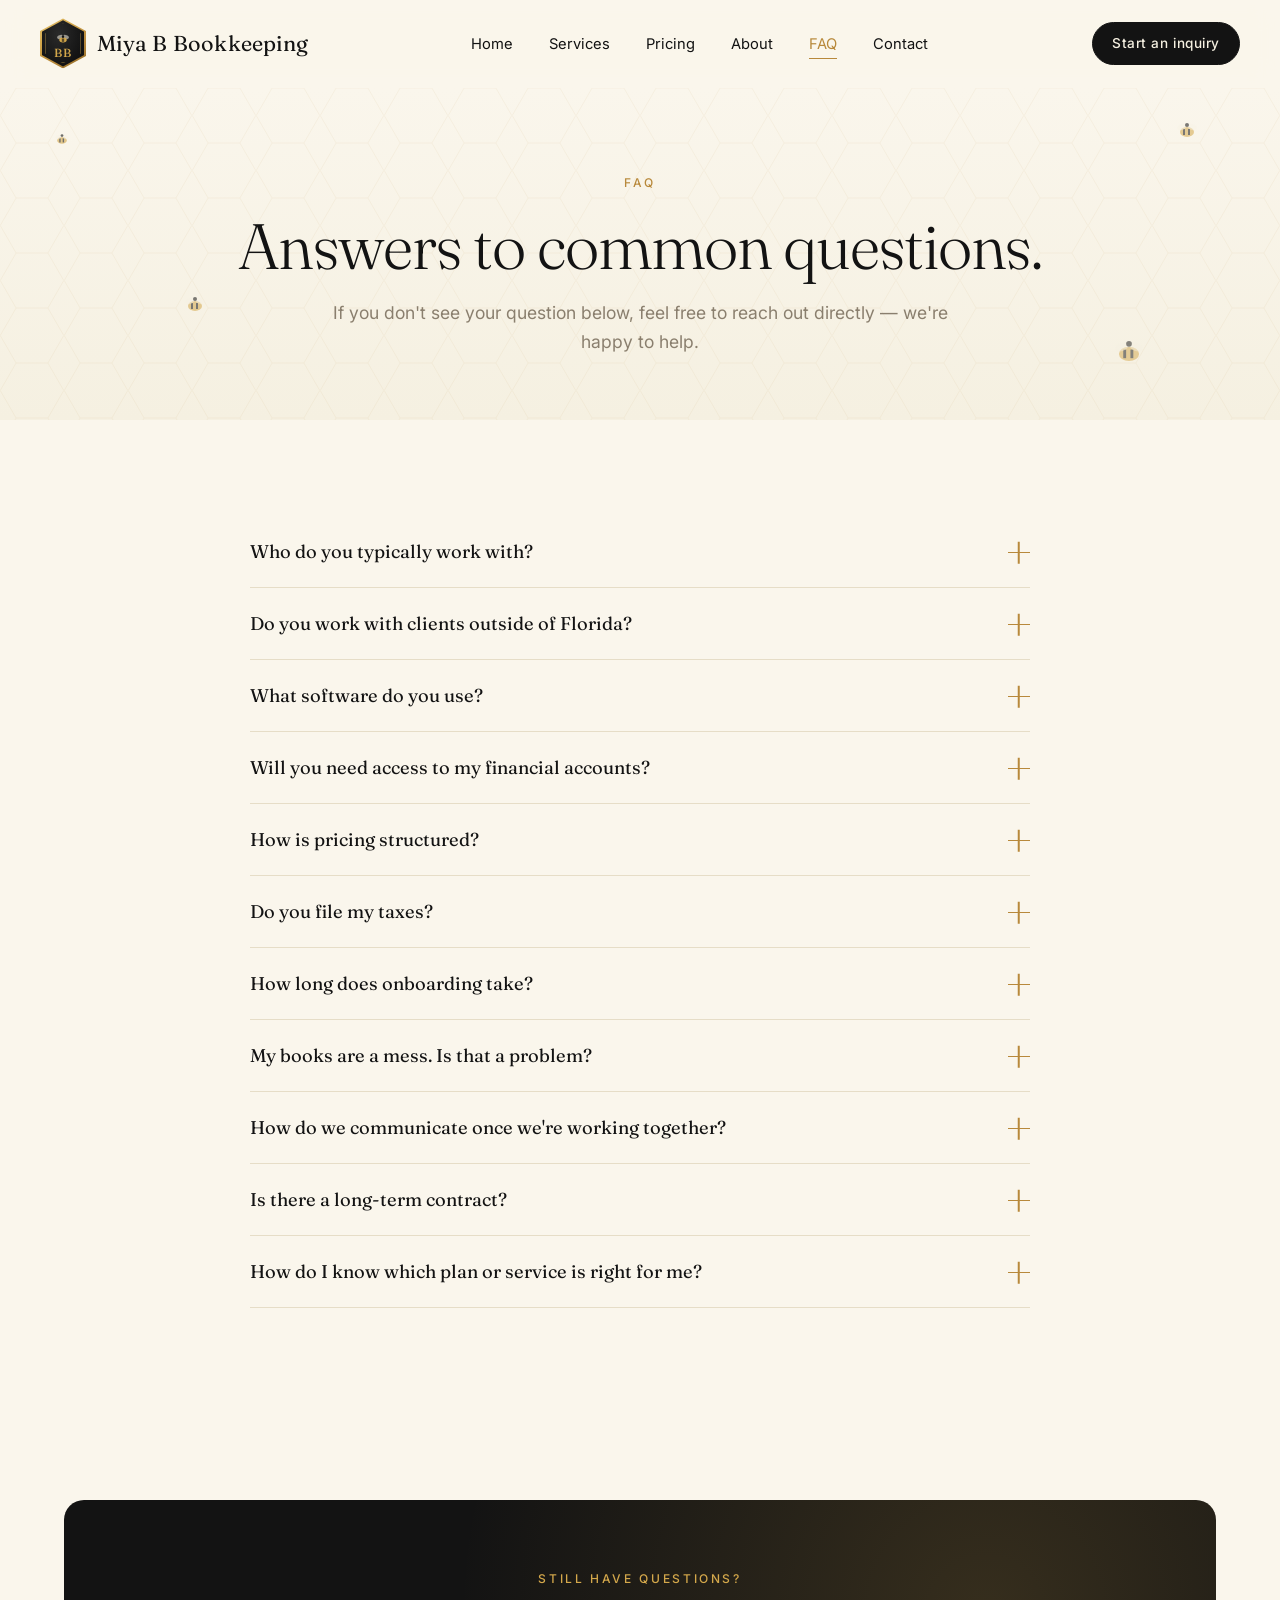
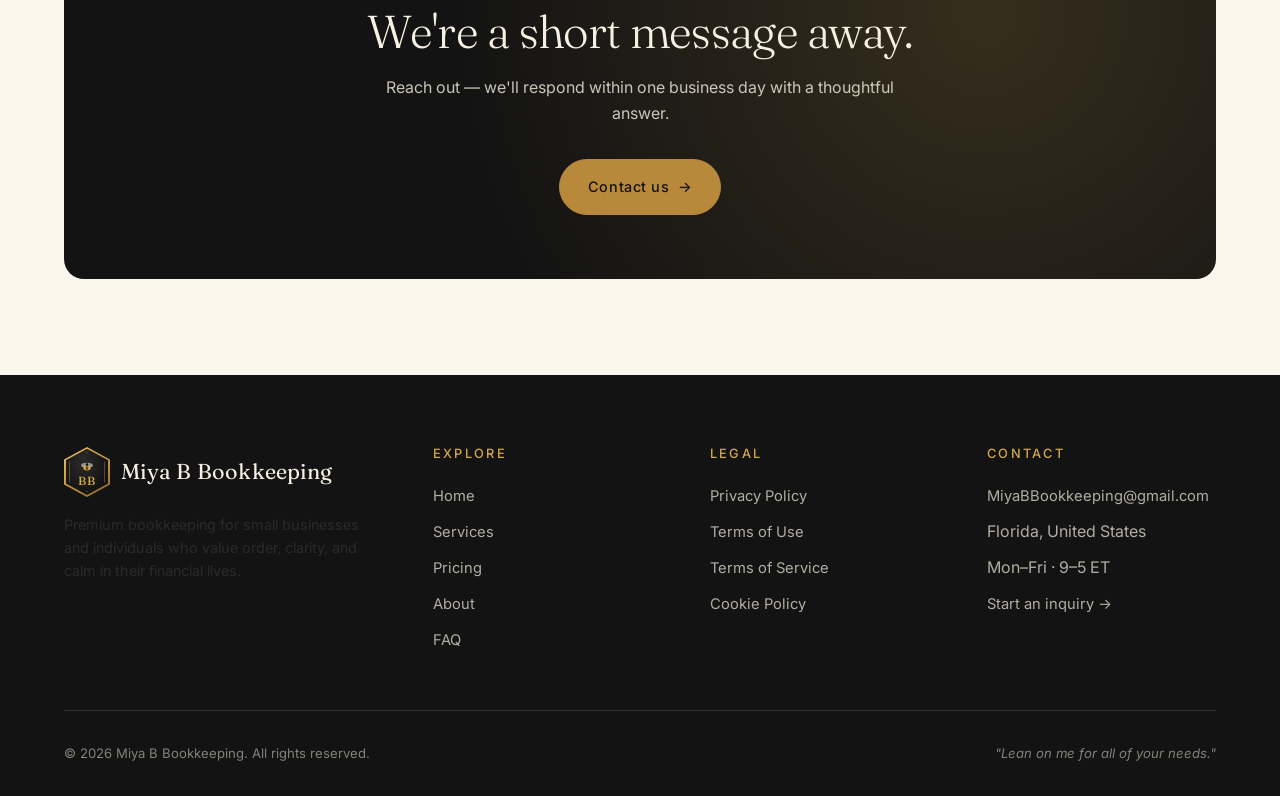
<file: faq.html>
<!DOCTYPE html>
<html lang="en">
<head>
    <meta charset="UTF-8" />
    <meta name="viewport" content="width=device-width, initial-scale=1.0" />
    <title>FAQ | Miya B Bookkeeping — Common Questions</title>
    <meta name="description" content="Answers to common questions about working with Miya B Bookkeeping — software, security, pricing, onboarding, and more." />
    <link rel="preconnect" href="https://fonts.googleapis.com" />
    <link rel="preconnect" href="https://fonts.gstatic.com" crossorigin />
    <link href="https://fonts.googleapis.com/css2?family=Fraunces:opsz,wght@9..144,300;9..144,400;9..144,500&family=Inter:wght@300;400;500;600&display=swap" rel="stylesheet" />
    <link rel="stylesheet" href="css/styles.css" />
    <link rel="icon" type="image/svg+xml" href="data:image/svg+xml,%3Csvg xmlns='http://www.w3.org/2000/svg' viewBox='0 0 100 100'%3E%3Cpolygon points='50,2 95,26 95,74 50,98 5,74 5,26' fill='%23d4a84b'/%3E%3Cpolygon points='50,7 90,29 90,71 50,93 10,71 10,29' fill='%23131313'/%3E%3Cpolygon points='50,14 84,33 84,67 50,86 16,67 16,33' fill='none' stroke='%23b8893b' stroke-width='0.7' opacity='0.5'/%3E%3Cellipse cx='34' cy='38' rx='12' ry='7' fill='%23f5f0e1' opacity='0.55' transform='rotate(-22 34 38)'/%3E%3Cellipse cx='66' cy='38' rx='12' ry='7' fill='%23f5f0e1' opacity='0.55' transform='rotate(22 66 38)'/%3E%3Cellipse cx='50' cy='52' rx='17' ry='12' fill='%23d4a84b'/%3E%3Crect x='42' y='41' width='3.5' height='22' fill='%23131313'/%3E%3Crect x='54' y='41' width='3.5' height='22' fill='%23131313'/%3E%3Ccircle cx='50' cy='35' r='5.5' fill='%23131313'/%3E%3Ctext x='50' y='82' font-family='Georgia' font-size='10' fill='%23d4a84b' text-anchor='middle' font-weight='500'%3EBB%3C/text%3E%3C/svg%3E" />
</head>
<body>

<header class="site-header">
    <div class="container nav-wrap">
        <a href="index.html" class="nav-logo">
            <span class="logo-mark"><svg class="logo-bee" viewBox="0 0 24 16" fill="currentColor" xmlns="http://www.w3.org/2000/svg" aria-hidden="true"><ellipse cx="8" cy="6" rx="4" ry="2.5" fill="rgba(245,240,225,0.55)" transform="rotate(-22 8 6)"/><ellipse cx="16" cy="6" rx="4" ry="2.5" fill="rgba(245,240,225,0.55)" transform="rotate(22 16 6)"/><ellipse cx="12" cy="10" rx="5" ry="3.2" fill="currentColor"/><rect x="10.5" y="8" width="1" height="4.5" fill="#131313"/><rect x="12.5" y="8" width="1" height="4.5" fill="#131313"/><circle cx="12" cy="5.5" r="1.6" fill="#131313"/></svg><span class="logo-text">BB</span></span>
            <span>Miya B Bookkeeping</span>
        </a>
        <button class="nav-toggle" aria-label="Toggle navigation" aria-expanded="false">
            <span></span><span></span><span></span>
        </button>
        <nav>
            <ul class="nav-menu">
                <li><a href="index.html">Home</a></li>
                <li><a href="services.html">Services</a></li>
                <li><a href="pricing.html">Pricing</a></li>
                <li><a href="about.html">About</a></li>
                <li><a href="faq.html">FAQ</a></li>
                <li><a href="contact.html">Contact</a></li>
            </ul>
        </nav>
        <div class="nav-cta">
            <a href="contact.html" class="btn btn-primary">Start an inquiry</a>
        </div>
    </div>
</header>

<section class="page-hero honeycomb-bg">
    <svg class="bee-float top-right md slow" viewBox="0 0 64 64" fill="currentColor" xmlns="http://www.w3.org/2000/svg" aria-hidden="true"><ellipse cx="32" cy="36" rx="14" ry="10" fill="#d4a84b"/><rect x="24" y="30" width="4" height="12" fill="#131313"/><rect x="34" y="30" width="4" height="12" fill="#131313"/><ellipse cx="22" cy="26" rx="10" ry="6" fill="rgba(245,240,225,0.45)" transform="rotate(-20 22 26)"/><ellipse cx="42" cy="26" rx="10" ry="6" fill="rgba(245,240,225,0.45)" transform="rotate(20 42 26)"/><circle cx="32" cy="22" r="4" fill="#131313"/></svg>
    <svg class="bee-float top-left sm" viewBox="0 0 64 64" fill="currentColor" xmlns="http://www.w3.org/2000/svg" aria-hidden="true"><ellipse cx="32" cy="36" rx="14" ry="10" fill="#d4a84b"/><rect x="24" y="30" width="4" height="12" fill="#131313"/><rect x="34" y="30" width="4" height="12" fill="#131313"/><ellipse cx="22" cy="26" rx="10" ry="6" fill="rgba(245,240,225,0.45)" transform="rotate(-20 22 26)"/><ellipse cx="42" cy="26" rx="10" ry="6" fill="rgba(245,240,225,0.45)" transform="rotate(20 42 26)"/><circle cx="32" cy="22" r="4" fill="#131313"/></svg>
    <svg class="bee-float bottom-right lg slow" viewBox="0 0 64 64" fill="currentColor" xmlns="http://www.w3.org/2000/svg" aria-hidden="true"><ellipse cx="32" cy="36" rx="14" ry="10" fill="#d4a84b"/><rect x="24" y="30" width="4" height="12" fill="#131313"/><rect x="34" y="30" width="4" height="12" fill="#131313"/><ellipse cx="22" cy="26" rx="10" ry="6" fill="rgba(245,240,225,0.45)" transform="rotate(-20 22 26)"/><ellipse cx="42" cy="26" rx="10" ry="6" fill="rgba(245,240,225,0.45)" transform="rotate(20 42 26)"/><circle cx="32" cy="22" r="4" fill="#131313"/></svg>
    <svg class="bee-float lower-left md fast" viewBox="0 0 64 64" fill="currentColor" xmlns="http://www.w3.org/2000/svg" aria-hidden="true"><ellipse cx="32" cy="36" rx="14" ry="10" fill="#d4a84b"/><rect x="24" y="30" width="4" height="12" fill="#131313"/><rect x="34" y="30" width="4" height="12" fill="#131313"/><ellipse cx="22" cy="26" rx="10" ry="6" fill="rgba(245,240,225,0.45)" transform="rotate(-20 22 26)"/><ellipse cx="42" cy="26" rx="10" ry="6" fill="rgba(245,240,225,0.45)" transform="rotate(20 42 26)"/><circle cx="32" cy="22" r="4" fill="#131313"/></svg>
    <div class="container">
        <span class="eyebrow">FAQ</span>
        <h1>Answers to common questions.</h1>
        <p>If you don't see your question below, feel free to reach out directly — we're happy to help.</p>
    </div>
</section>

<section>
    <div class="container-narrow">
        <div class="faq-list">

            <div class="faq-item reveal">
                <button class="faq-q" aria-expanded="false"><span>Who do you typically work with?</span><span class="icon"></span></button>
                <div class="faq-a"><div class="faq-a-inner">We serve small and medium-sized businesses across industries — service-based firms, creative studios, consultants, professional practices, and established solopreneurs — as well as individuals seeking organized personal financial records.</div></div>
            </div>

            <div class="faq-item reveal">
                <button class="faq-q" aria-expanded="false"><span>Do you work with clients outside of Florida?</span><span class="icon"></span></button>
                <div class="faq-a"><div class="faq-a-inner">Yes. We're Florida-based but deliver bookkeeping remotely and securely, so we support clients across the United States.</div></div>
            </div>

            <div class="faq-item reveal">
                <button class="faq-q" aria-expanded="false"><span>What software do you use?</span><span class="icon"></span></button>
                <div class="faq-a"><div class="faq-a-inner">QuickBooks Online is our primary bookkeeping and accounting platform. We also support clients migrating from QuickBooks Desktop, Wave, Xero, or spreadsheets as part of onboarding.</div></div>
            </div>

            <div class="faq-item reveal">
                <button class="faq-q" aria-expanded="false"><span>Will you need access to my financial accounts?</span><span class="icon"></span></button>
                <div class="faq-a"><div class="faq-a-inner">For accurate bookkeeping we may request view-only financial access — we never request the ability to move money. All access is minimized, documented, and handled through secure channels. Many clients also grant us accountant-level access within QuickBooks Online.</div></div>
            </div>

            <div class="faq-item reveal">
                <button class="faq-q" aria-expanded="false"><span>How is pricing structured?</span><span class="icon"></span></button>
                <div class="faq-a"><div class="faq-a-inner">Most engagements are flat-rate monthly, quarterly, or project-based. For higher-volume businesses we offer per-transaction pricing on top of a monthly base fee. Every proposal is custom to your actual volume and complexity — no surprises.</div></div>
            </div>

            <div class="faq-item reveal">
                <button class="faq-q" aria-expanded="false"><span>Do you file my taxes?</span><span class="icon"></span></button>
                <div class="faq-a"><div class="faq-a-inner">No — we don't prepare or file tax returns. Our role is to make sure your books are accurate, reconciled, and clean, so your CPA or tax preparer has exactly what they need. We're happy to coordinate directly with your tax professional.</div></div>
            </div>

            <div class="faq-item reveal">
                <button class="faq-q" aria-expanded="false"><span>How long does onboarding take?</span><span class="icon"></span></button>
                <div class="faq-a"><div class="faq-a-inner">Most onboardings take one to two weeks from signed engagement to first full month of bookkeeping. If a cleanup project is part of the scope, we complete that first to establish an accurate starting point.</div></div>
            </div>

            <div class="faq-item reveal">
                <button class="faq-q" aria-expanded="false"><span>My books are a mess. Is that a problem?</span><span class="icon"></span></button>
                <div class="faq-a"><div class="faq-a-inner">Not at all — it's actually very common. We specialize in quietly restoring order to records that have fallen behind. You won't be judged, rushed, or made to feel small about where things stand. We simply begin, and we build from there.</div></div>
            </div>

            <div class="faq-item reveal">
                <button class="faq-q" aria-expanded="false"><span>How do we communicate once we're working together?</span><span class="icon"></span></button>
                <div class="faq-a"><div class="faq-a-inner">Primarily by email, with scheduled calls as needed. Growth and Established clients include quarterly or monthly review calls. We respond to emails within one business day, and we keep communication calm and respectful of your time.</div></div>
            </div>

            <div class="faq-item reveal">
                <button class="faq-q" aria-expanded="false"><span>Is there a long-term contract?</span><span class="icon"></span></button>
                <div class="faq-a"><div class="faq-a-inner">Monthly engagements run month-to-month after onboarding, with a short notice period if either party needs to conclude the arrangement. Project engagements have defined scopes and timelines.</div></div>
            </div>

            <div class="faq-item reveal">
                <button class="faq-q" aria-expanded="false"><span>How do I know which plan or service is right for me?</span><span class="icon"></span></button>
                <div class="faq-a"><div class="faq-a-inner">You don't need to decide alone. A short discovery call is the fastest way to identify the right fit — and we often recommend a smaller engagement when that's honestly what suits your situation best.</div></div>
            </div>

        </div>
    </div>
</section>

<section>
    <div class="container">
        <div class="cta-banner reveal">
            <span class="eyebrow" style="color: var(--color-gold-light);">Still have questions?</span>
            <h2>We're a short message away.</h2>
            <p>Reach out — we'll respond within one business day with a thoughtful answer.</p>
            <a href="contact.html" class="btn btn-gold btn-arrow">Contact us</a>
        </div>
    </div>
</section>

<footer class="site-footer">
    <div class="container">
        <div class="footer-grid">
            <div class="footer-brand">
                <a href="index.html" class="nav-logo">
                    <span class="logo-mark"><svg class="logo-bee" viewBox="0 0 24 16" fill="currentColor" xmlns="http://www.w3.org/2000/svg" aria-hidden="true"><ellipse cx="8" cy="6" rx="4" ry="2.5" fill="rgba(245,240,225,0.55)" transform="rotate(-22 8 6)"/><ellipse cx="16" cy="6" rx="4" ry="2.5" fill="rgba(245,240,225,0.55)" transform="rotate(22 16 6)"/><ellipse cx="12" cy="10" rx="5" ry="3.2" fill="currentColor"/><rect x="10.5" y="8" width="1" height="4.5" fill="#131313"/><rect x="12.5" y="8" width="1" height="4.5" fill="#131313"/><circle cx="12" cy="5.5" r="1.6" fill="#131313"/></svg><span class="logo-text">BB</span></span>
                    <span>Miya B Bookkeeping</span>
                </a>
                <p>Premium bookkeeping for small businesses and individuals who value order, clarity, and calm in their financial lives.</p>
            </div>
            <div class="footer-col">
                <h5>Explore</h5>
                <ul>
                    <li><a href="index.html">Home</a></li>
                    <li><a href="services.html">Services</a></li>
                    <li><a href="pricing.html">Pricing</a></li>
                    <li><a href="about.html">About</a></li>
                    <li><a href="faq.html">FAQ</a></li>
                </ul>
            </div>
            <div class="footer-col">
                <h5>Legal</h5>
                <ul>
                    <li><a href="privacy-policy.html">Privacy Policy</a></li>
                    <li><a href="terms-of-use.html">Terms of Use</a></li>
                    <li><a href="terms-of-service.html">Terms of Service</a></li>
                    <li><a href="cookie-policy.html">Cookie Policy</a></li>
                </ul>
            </div>
            <div class="footer-col">
                <h5>Contact</h5>
                <ul>
                    <li><a href="mailto:MiyaBBookkeeping@gmail.com">MiyaBBookkeeping@gmail.com</a></li>
                    <li>Florida, United States</li>
                    <li>Mon–Fri · 9–5 ET</li>
                    <li><a href="contact.html">Start an inquiry →</a></li>
                </ul>
            </div>
        </div>
        <div class="footer-bottom">
            <span>© <span data-year></span> Miya B Bookkeeping. All rights reserved.</span>
            <span><em>"Lean on me for all of your needs."</em></span>
        </div>
    </div>
</footer>

<script src="js/main.js"></script>
</body>
</html>
</file>
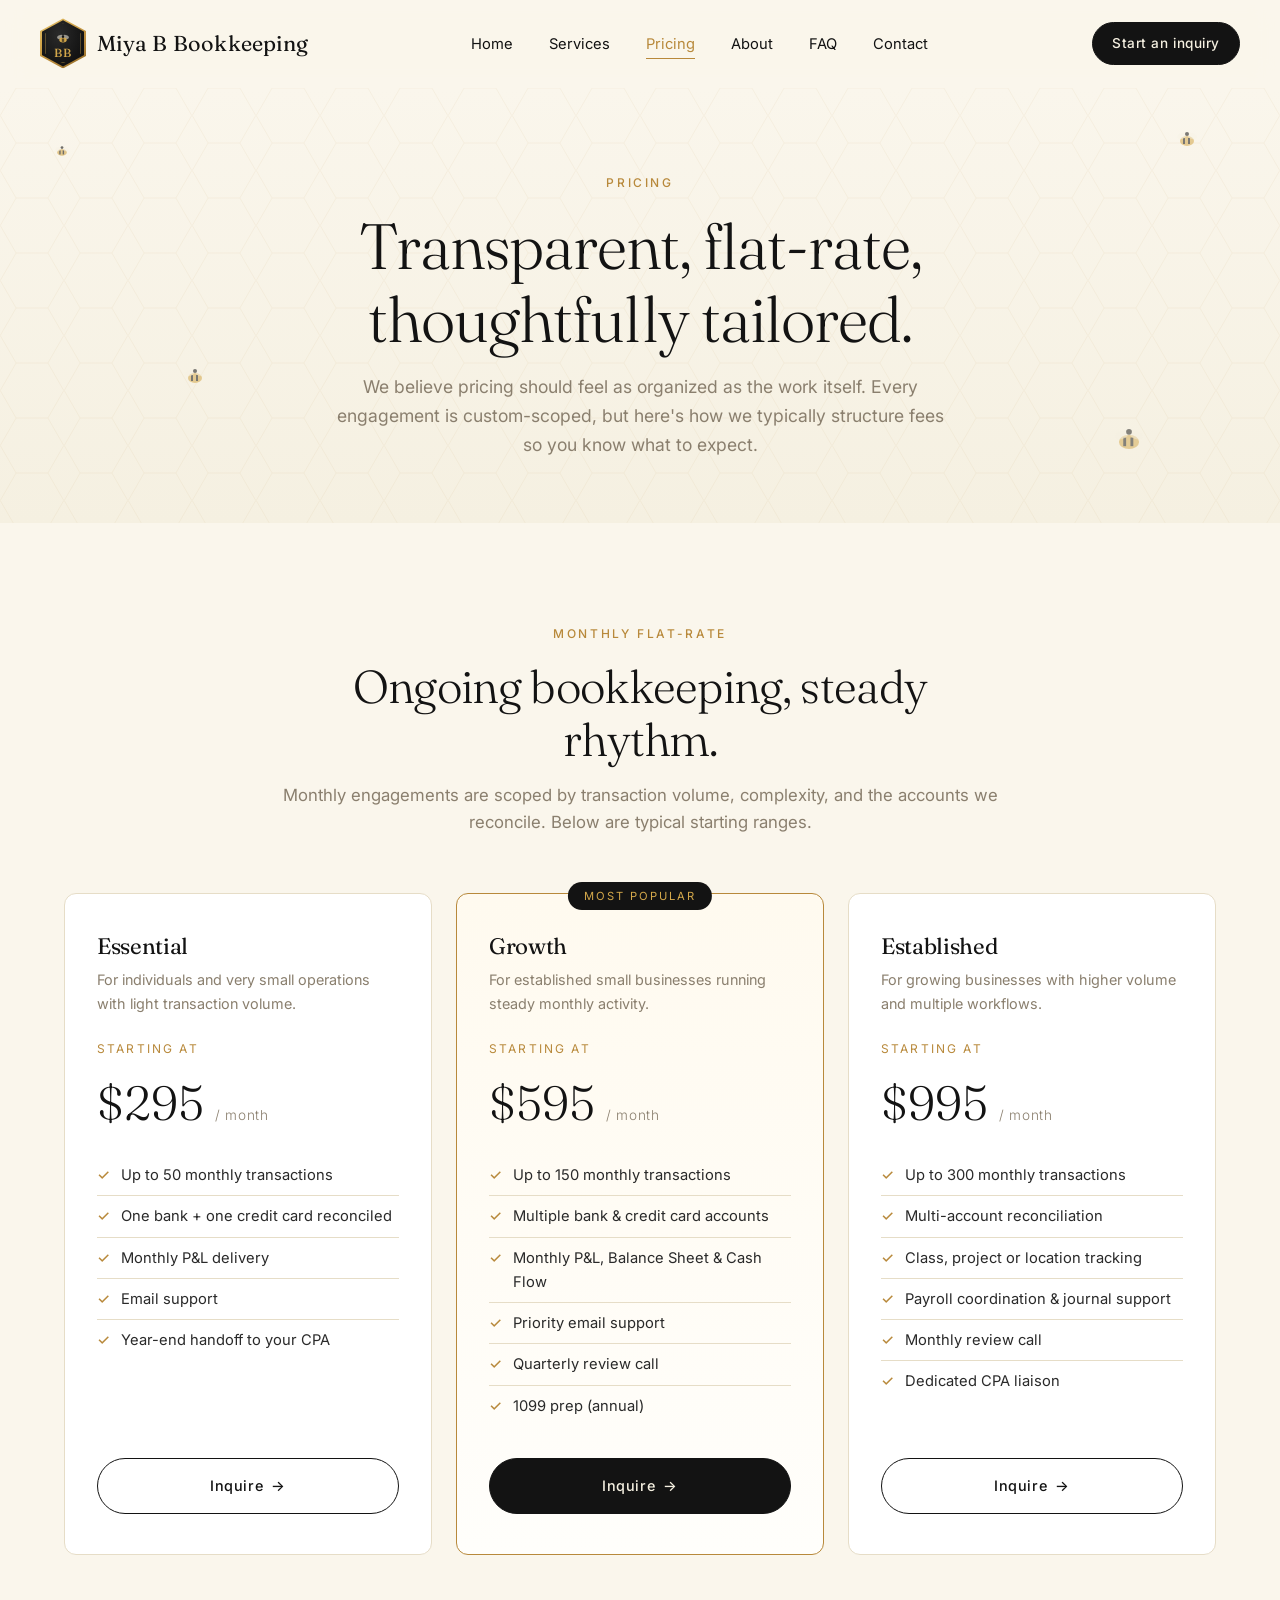
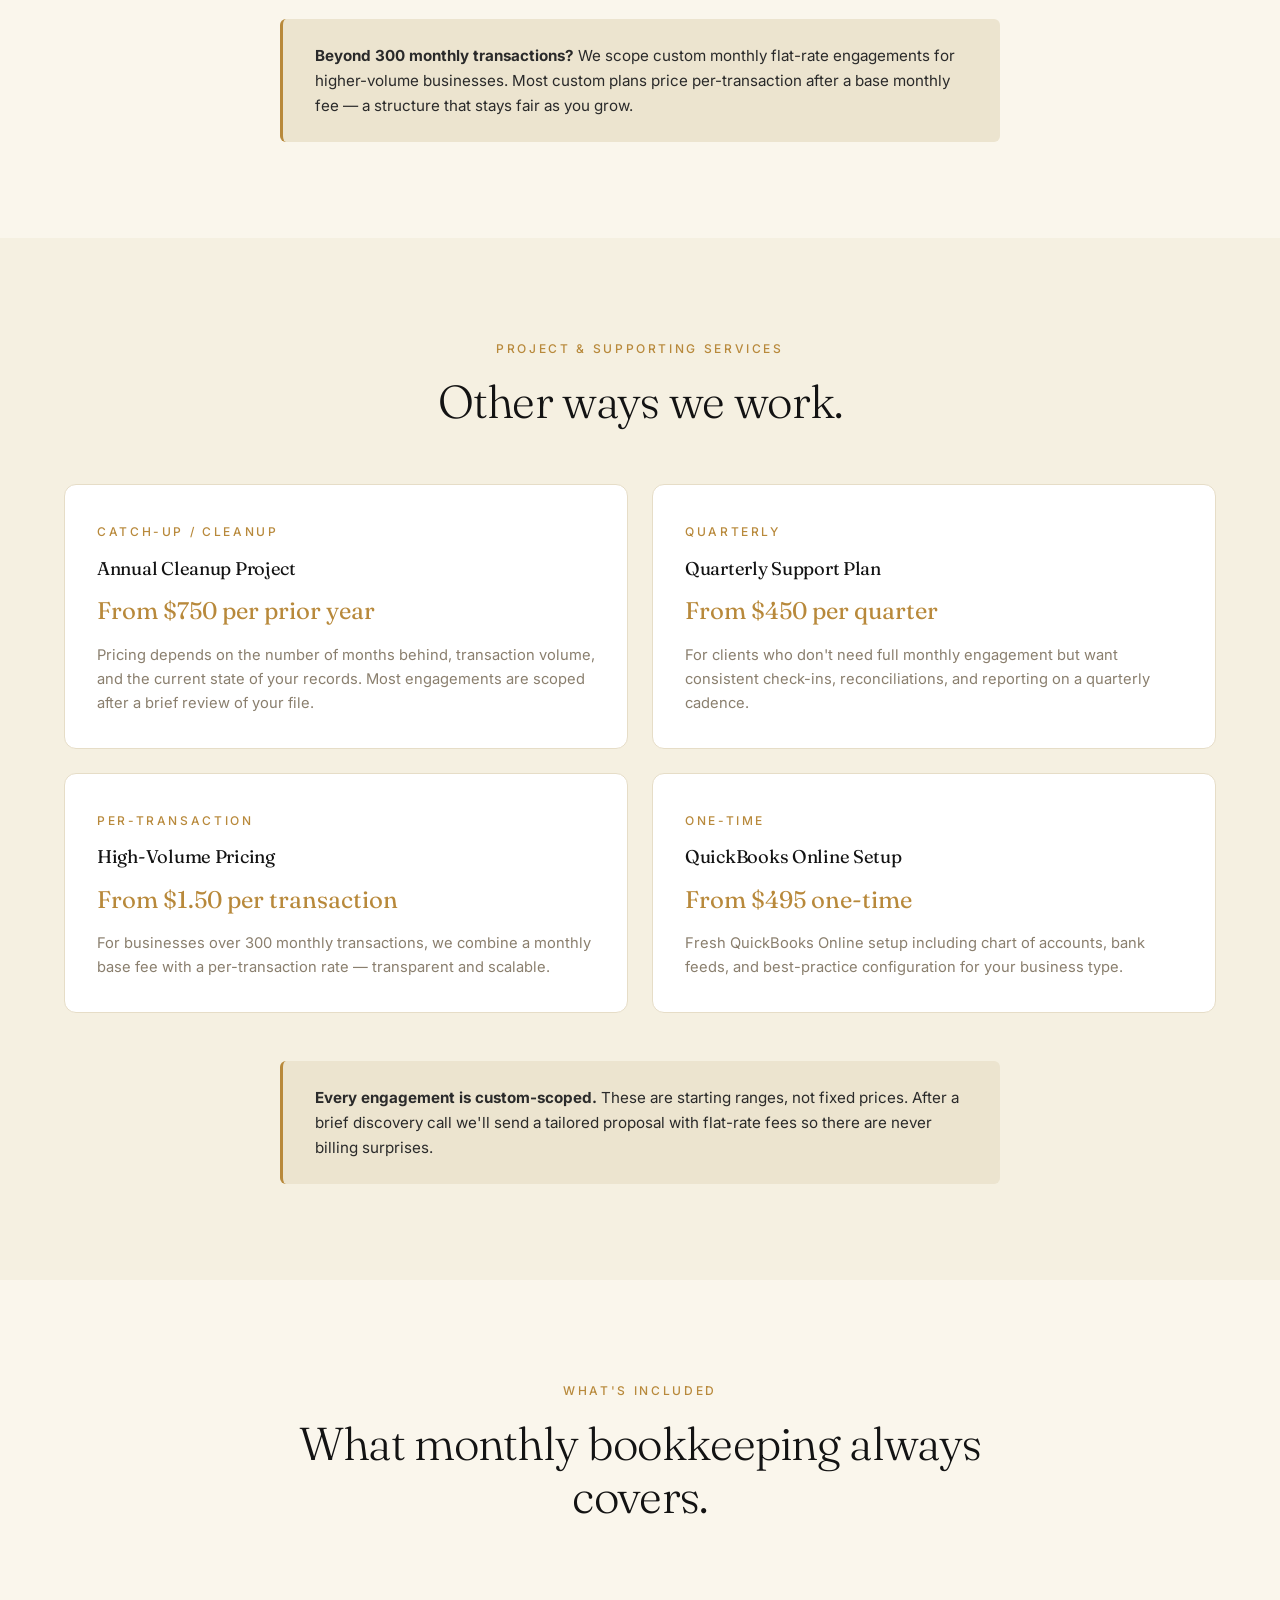
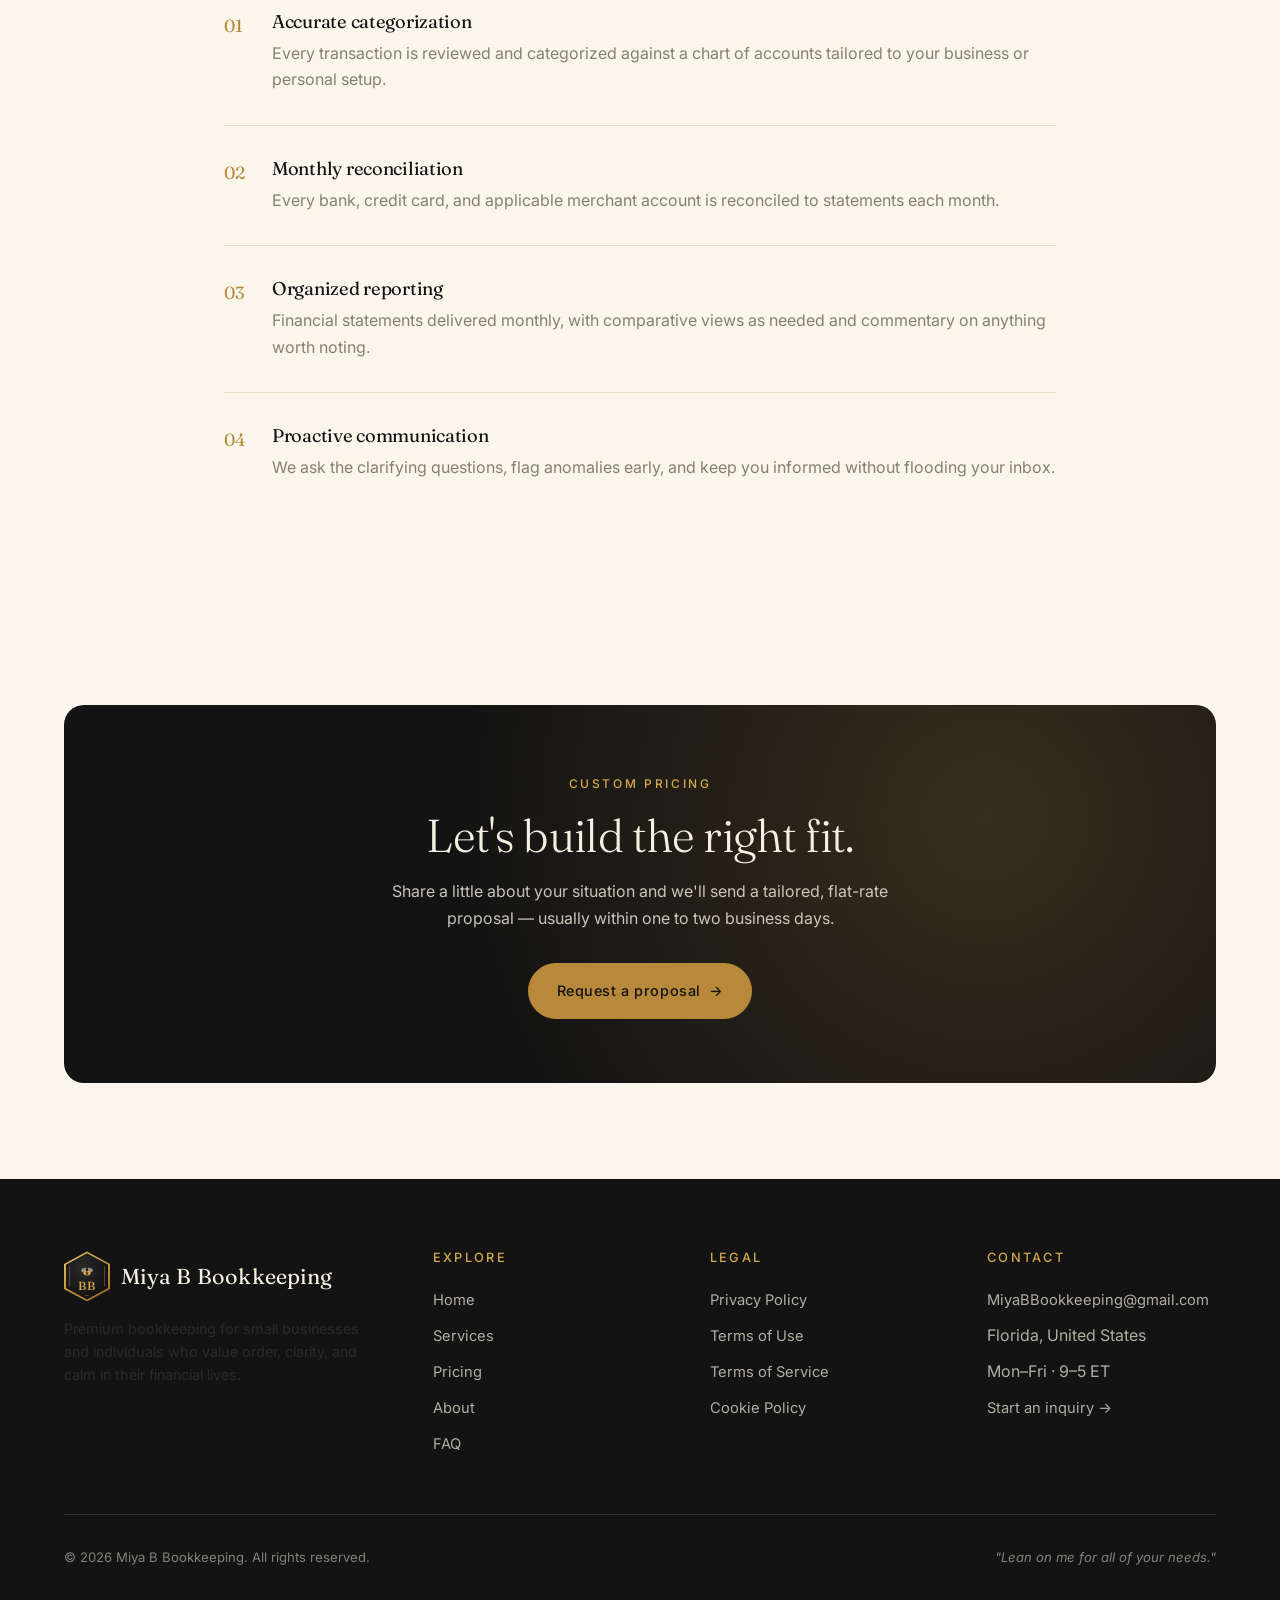
<file: pricing.html>
<!DOCTYPE html>
<html lang="en">
<head>
    <meta charset="UTF-8" />
    <meta name="viewport" content="width=device-width, initial-scale=1.0" />
    <title>Pricing | Miya B Bookkeeping — Flat-Rate Monthly, Quarterly & Project Pricing</title>
    <meta name="description" content="Transparent bookkeeping pricing. Flat-rate monthly plans, quarterly support, annual cleanup projects, and per-transaction options — all tailored to your situation." />
    <link rel="preconnect" href="https://fonts.googleapis.com" />
    <link rel="preconnect" href="https://fonts.gstatic.com" crossorigin />
    <link href="https://fonts.googleapis.com/css2?family=Fraunces:opsz,wght@9..144,300;9..144,400;9..144,500&family=Inter:wght@300;400;500;600&display=swap" rel="stylesheet" />
    <link rel="stylesheet" href="css/styles.css" />
    <link rel="icon" type="image/svg+xml" href="data:image/svg+xml,%3Csvg xmlns='http://www.w3.org/2000/svg' viewBox='0 0 100 100'%3E%3Cpolygon points='50,2 95,26 95,74 50,98 5,74 5,26' fill='%23d4a84b'/%3E%3Cpolygon points='50,7 90,29 90,71 50,93 10,71 10,29' fill='%23131313'/%3E%3Cpolygon points='50,14 84,33 84,67 50,86 16,67 16,33' fill='none' stroke='%23b8893b' stroke-width='0.7' opacity='0.5'/%3E%3Cellipse cx='34' cy='38' rx='12' ry='7' fill='%23f5f0e1' opacity='0.55' transform='rotate(-22 34 38)'/%3E%3Cellipse cx='66' cy='38' rx='12' ry='7' fill='%23f5f0e1' opacity='0.55' transform='rotate(22 66 38)'/%3E%3Cellipse cx='50' cy='52' rx='17' ry='12' fill='%23d4a84b'/%3E%3Crect x='42' y='41' width='3.5' height='22' fill='%23131313'/%3E%3Crect x='54' y='41' width='3.5' height='22' fill='%23131313'/%3E%3Ccircle cx='50' cy='35' r='5.5' fill='%23131313'/%3E%3Ctext x='50' y='82' font-family='Georgia' font-size='10' fill='%23d4a84b' text-anchor='middle' font-weight='500'%3EBB%3C/text%3E%3C/svg%3E" />
</head>
<body>

<header class="site-header">
    <div class="container nav-wrap">
        <a href="index.html" class="nav-logo">
            <span class="logo-mark"><svg class="logo-bee" viewBox="0 0 24 16" fill="currentColor" xmlns="http://www.w3.org/2000/svg" aria-hidden="true"><ellipse cx="8" cy="6" rx="4" ry="2.5" fill="rgba(245,240,225,0.55)" transform="rotate(-22 8 6)"/><ellipse cx="16" cy="6" rx="4" ry="2.5" fill="rgba(245,240,225,0.55)" transform="rotate(22 16 6)"/><ellipse cx="12" cy="10" rx="5" ry="3.2" fill="currentColor"/><rect x="10.5" y="8" width="1" height="4.5" fill="#131313"/><rect x="12.5" y="8" width="1" height="4.5" fill="#131313"/><circle cx="12" cy="5.5" r="1.6" fill="#131313"/></svg><span class="logo-text">BB</span></span>
            <span>Miya B Bookkeeping</span>
        </a>
        <button class="nav-toggle" aria-label="Toggle navigation" aria-expanded="false">
            <span></span><span></span><span></span>
        </button>
        <nav>
            <ul class="nav-menu">
                <li><a href="index.html">Home</a></li>
                <li><a href="services.html">Services</a></li>
                <li><a href="pricing.html">Pricing</a></li>
                <li><a href="about.html">About</a></li>
                <li><a href="faq.html">FAQ</a></li>
                <li><a href="contact.html">Contact</a></li>
            </ul>
        </nav>
        <div class="nav-cta">
            <a href="contact.html" class="btn btn-primary">Start an inquiry</a>
        </div>
    </div>
</header>

<section class="page-hero honeycomb-bg">
    <svg class="bee-float top-right md slow" viewBox="0 0 64 64" fill="currentColor" xmlns="http://www.w3.org/2000/svg" aria-hidden="true"><ellipse cx="32" cy="36" rx="14" ry="10" fill="#d4a84b"/><rect x="24" y="30" width="4" height="12" fill="#131313"/><rect x="34" y="30" width="4" height="12" fill="#131313"/><ellipse cx="22" cy="26" rx="10" ry="6" fill="rgba(245,240,225,0.45)" transform="rotate(-20 22 26)"/><ellipse cx="42" cy="26" rx="10" ry="6" fill="rgba(245,240,225,0.45)" transform="rotate(20 42 26)"/><circle cx="32" cy="22" r="4" fill="#131313"/></svg>
    <svg class="bee-float top-left sm" viewBox="0 0 64 64" fill="currentColor" xmlns="http://www.w3.org/2000/svg" aria-hidden="true"><ellipse cx="32" cy="36" rx="14" ry="10" fill="#d4a84b"/><rect x="24" y="30" width="4" height="12" fill="#131313"/><rect x="34" y="30" width="4" height="12" fill="#131313"/><ellipse cx="22" cy="26" rx="10" ry="6" fill="rgba(245,240,225,0.45)" transform="rotate(-20 22 26)"/><ellipse cx="42" cy="26" rx="10" ry="6" fill="rgba(245,240,225,0.45)" transform="rotate(20 42 26)"/><circle cx="32" cy="22" r="4" fill="#131313"/></svg>
    <svg class="bee-float bottom-right lg slow" viewBox="0 0 64 64" fill="currentColor" xmlns="http://www.w3.org/2000/svg" aria-hidden="true"><ellipse cx="32" cy="36" rx="14" ry="10" fill="#d4a84b"/><rect x="24" y="30" width="4" height="12" fill="#131313"/><rect x="34" y="30" width="4" height="12" fill="#131313"/><ellipse cx="22" cy="26" rx="10" ry="6" fill="rgba(245,240,225,0.45)" transform="rotate(-20 22 26)"/><ellipse cx="42" cy="26" rx="10" ry="6" fill="rgba(245,240,225,0.45)" transform="rotate(20 42 26)"/><circle cx="32" cy="22" r="4" fill="#131313"/></svg>
    <svg class="bee-float lower-left md fast" viewBox="0 0 64 64" fill="currentColor" xmlns="http://www.w3.org/2000/svg" aria-hidden="true"><ellipse cx="32" cy="36" rx="14" ry="10" fill="#d4a84b"/><rect x="24" y="30" width="4" height="12" fill="#131313"/><rect x="34" y="30" width="4" height="12" fill="#131313"/><ellipse cx="22" cy="26" rx="10" ry="6" fill="rgba(245,240,225,0.45)" transform="rotate(-20 22 26)"/><ellipse cx="42" cy="26" rx="10" ry="6" fill="rgba(245,240,225,0.45)" transform="rotate(20 42 26)"/><circle cx="32" cy="22" r="4" fill="#131313"/></svg>
    <div class="container">
        <span class="eyebrow">Pricing</span>
        <h1>Transparent, flat-rate, thoughtfully tailored.</h1>
        <p>We believe pricing should feel as organized as the work itself. Every engagement is custom-scoped, but here's how we typically structure fees so you know what to expect.</p>
    </div>
</section>

<section>
    <div class="container">
        <div class="section-head reveal">
            <span class="eyebrow">Monthly flat-rate</span>
            <h2>Ongoing bookkeeping, steady rhythm.</h2>
            <p>Monthly engagements are scoped by transaction volume, complexity, and the accounts we reconcile. Below are typical starting ranges.</p>
        </div>

        <div class="pricing-grid">

            <div class="price-card reveal">
                <h3>Essential</h3>
                <p class="pkg-desc">For individuals and very small operations with light transaction volume.</p>
                <span class="price-from">Starting at</span>
                <div class="price-tag">$295 <small>/ month</small></div>
                <ul class="price-features">
                    <li>Up to 50 monthly transactions</li>
                    <li>One bank + one credit card reconciled</li>
                    <li>Monthly P&amp;L delivery</li>
                    <li>Email support</li>
                    <li>Year-end handoff to your CPA</li>
                </ul>
                <a href="contact.html" class="btn btn-outline btn-arrow">Inquire</a>
            </div>

            <div class="price-card featured reveal">
                <h3>Growth</h3>
                <p class="pkg-desc">For established small businesses running steady monthly activity.</p>
                <span class="price-from">Starting at</span>
                <div class="price-tag">$595 <small>/ month</small></div>
                <ul class="price-features">
                    <li>Up to 150 monthly transactions</li>
                    <li>Multiple bank & credit card accounts</li>
                    <li>Monthly P&amp;L, Balance Sheet & Cash Flow</li>
                    <li>Priority email support</li>
                    <li>Quarterly review call</li>
                    <li>1099 prep (annual)</li>
                </ul>
                <a href="contact.html" class="btn btn-primary btn-arrow">Inquire</a>
            </div>

            <div class="price-card reveal">
                <h3>Established</h3>
                <p class="pkg-desc">For growing businesses with higher volume and multiple workflows.</p>
                <span class="price-from">Starting at</span>
                <div class="price-tag">$995 <small>/ month</small></div>
                <ul class="price-features">
                    <li>Up to 300 monthly transactions</li>
                    <li>Multi-account reconciliation</li>
                    <li>Class, project or location tracking</li>
                    <li>Payroll coordination & journal support</li>
                    <li>Monthly review call</li>
                    <li>Dedicated CPA liaison</li>
                </ul>
                <a href="contact.html" class="btn btn-outline btn-arrow">Inquire</a>
            </div>
        </div>

        <div class="pricing-note reveal">
            <strong>Beyond 300 monthly transactions?</strong> We scope custom monthly flat-rate engagements for higher-volume businesses. Most custom plans price per-transaction after a base monthly fee — a structure that stays fair as you grow.
        </div>

    </div>
</section>

<section class="section-ivory">
    <div class="container">
        <div class="section-head reveal">
            <span class="eyebrow">Project & supporting services</span>
            <h2>Other ways we work.</h2>
        </div>

        <div class="pricing-supplemental">
            <div class="supp-card reveal">
                <span class="eyebrow">Catch-Up / Cleanup</span>
                <h4>Annual Cleanup Project</h4>
                <p class="price">From $750 per prior year</p>
                <p>Pricing depends on the number of months behind, transaction volume, and the current state of your records. Most engagements are scoped after a brief review of your file.</p>
            </div>

            <div class="supp-card reveal">
                <span class="eyebrow">Quarterly</span>
                <h4>Quarterly Support Plan</h4>
                <p class="price">From $450 per quarter</p>
                <p>For clients who don't need full monthly engagement but want consistent check-ins, reconciliations, and reporting on a quarterly cadence.</p>
            </div>

            <div class="supp-card reveal">
                <span class="eyebrow">Per-transaction</span>
                <h4>High-Volume Pricing</h4>
                <p class="price">From $1.50 per transaction</p>
                <p>For businesses over 300 monthly transactions, we combine a monthly base fee with a per-transaction rate — transparent and scalable.</p>
            </div>

            <div class="supp-card reveal">
                <span class="eyebrow">One-time</span>
                <h4>QuickBooks Online Setup</h4>
                <p class="price">From $495 one-time</p>
                <p>Fresh QuickBooks Online setup including chart of accounts, bank feeds, and best-practice configuration for your business type.</p>
            </div>
        </div>

        <div class="pricing-note reveal">
            <strong>Every engagement is custom-scoped.</strong> These are starting ranges, not fixed prices. After a brief discovery call we'll send a tailored proposal with flat-rate fees so there are never billing surprises.
        </div>
    </div>
</section>

<section class="section-cream">
    <div class="container-narrow">
        <div class="section-head reveal">
            <span class="eyebrow">What's included</span>
            <h2>What monthly bookkeeping always covers.</h2>
        </div>
        <ul class="about-timeline reveal">
            <li>
                <h4>Accurate categorization</h4>
                <p>Every transaction is reviewed and categorized against a chart of accounts tailored to your business or personal setup.</p>
            </li>
            <li>
                <h4>Monthly reconciliation</h4>
                <p>Every bank, credit card, and applicable merchant account is reconciled to statements each month.</p>
            </li>
            <li>
                <h4>Organized reporting</h4>
                <p>Financial statements delivered monthly, with comparative views as needed and commentary on anything worth noting.</p>
            </li>
            <li>
                <h4>Proactive communication</h4>
                <p>We ask the clarifying questions, flag anomalies early, and keep you informed without flooding your inbox.</p>
            </li>
        </ul>
    </div>
</section>

<section>
    <div class="container">
        <div class="cta-banner reveal">
            <span class="eyebrow" style="color: var(--color-gold-light);">Custom pricing</span>
            <h2>Let's build the right fit.</h2>
            <p>Share a little about your situation and we'll send a tailored, flat-rate proposal — usually within one to two business days.</p>
            <a href="contact.html" class="btn btn-gold btn-arrow">Request a proposal</a>
        </div>
    </div>
</section>

<footer class="site-footer">
    <div class="container">
        <div class="footer-grid">
            <div class="footer-brand">
                <a href="index.html" class="nav-logo">
                    <span class="logo-mark"><svg class="logo-bee" viewBox="0 0 24 16" fill="currentColor" xmlns="http://www.w3.org/2000/svg" aria-hidden="true"><ellipse cx="8" cy="6" rx="4" ry="2.5" fill="rgba(245,240,225,0.55)" transform="rotate(-22 8 6)"/><ellipse cx="16" cy="6" rx="4" ry="2.5" fill="rgba(245,240,225,0.55)" transform="rotate(22 16 6)"/><ellipse cx="12" cy="10" rx="5" ry="3.2" fill="currentColor"/><rect x="10.5" y="8" width="1" height="4.5" fill="#131313"/><rect x="12.5" y="8" width="1" height="4.5" fill="#131313"/><circle cx="12" cy="5.5" r="1.6" fill="#131313"/></svg><span class="logo-text">BB</span></span>
                    <span>Miya B Bookkeeping</span>
                </a>
                <p>Premium bookkeeping for small businesses and individuals who value order, clarity, and calm in their financial lives.</p>
            </div>
            <div class="footer-col">
                <h5>Explore</h5>
                <ul>
                    <li><a href="index.html">Home</a></li>
                    <li><a href="services.html">Services</a></li>
                    <li><a href="pricing.html">Pricing</a></li>
                    <li><a href="about.html">About</a></li>
                    <li><a href="faq.html">FAQ</a></li>
                </ul>
            </div>
            <div class="footer-col">
                <h5>Legal</h5>
                <ul>
                    <li><a href="privacy-policy.html">Privacy Policy</a></li>
                    <li><a href="terms-of-use.html">Terms of Use</a></li>
                    <li><a href="terms-of-service.html">Terms of Service</a></li>
                    <li><a href="cookie-policy.html">Cookie Policy</a></li>
                </ul>
            </div>
            <div class="footer-col">
                <h5>Contact</h5>
                <ul>
                    <li><a href="mailto:MiyaBBookkeeping@gmail.com">MiyaBBookkeeping@gmail.com</a></li>
                    <li>Florida, United States</li>
                    <li>Mon–Fri · 9–5 ET</li>
                    <li><a href="contact.html">Start an inquiry →</a></li>
                </ul>
            </div>
        </div>
        <div class="footer-bottom">
            <span>© <span data-year></span> Miya B Bookkeeping. All rights reserved.</span>
            <span><em>"Lean on me for all of your needs."</em></span>
        </div>
    </div>
</footer>

<script src="js/main.js"></script>
</body>
</html>
</file>
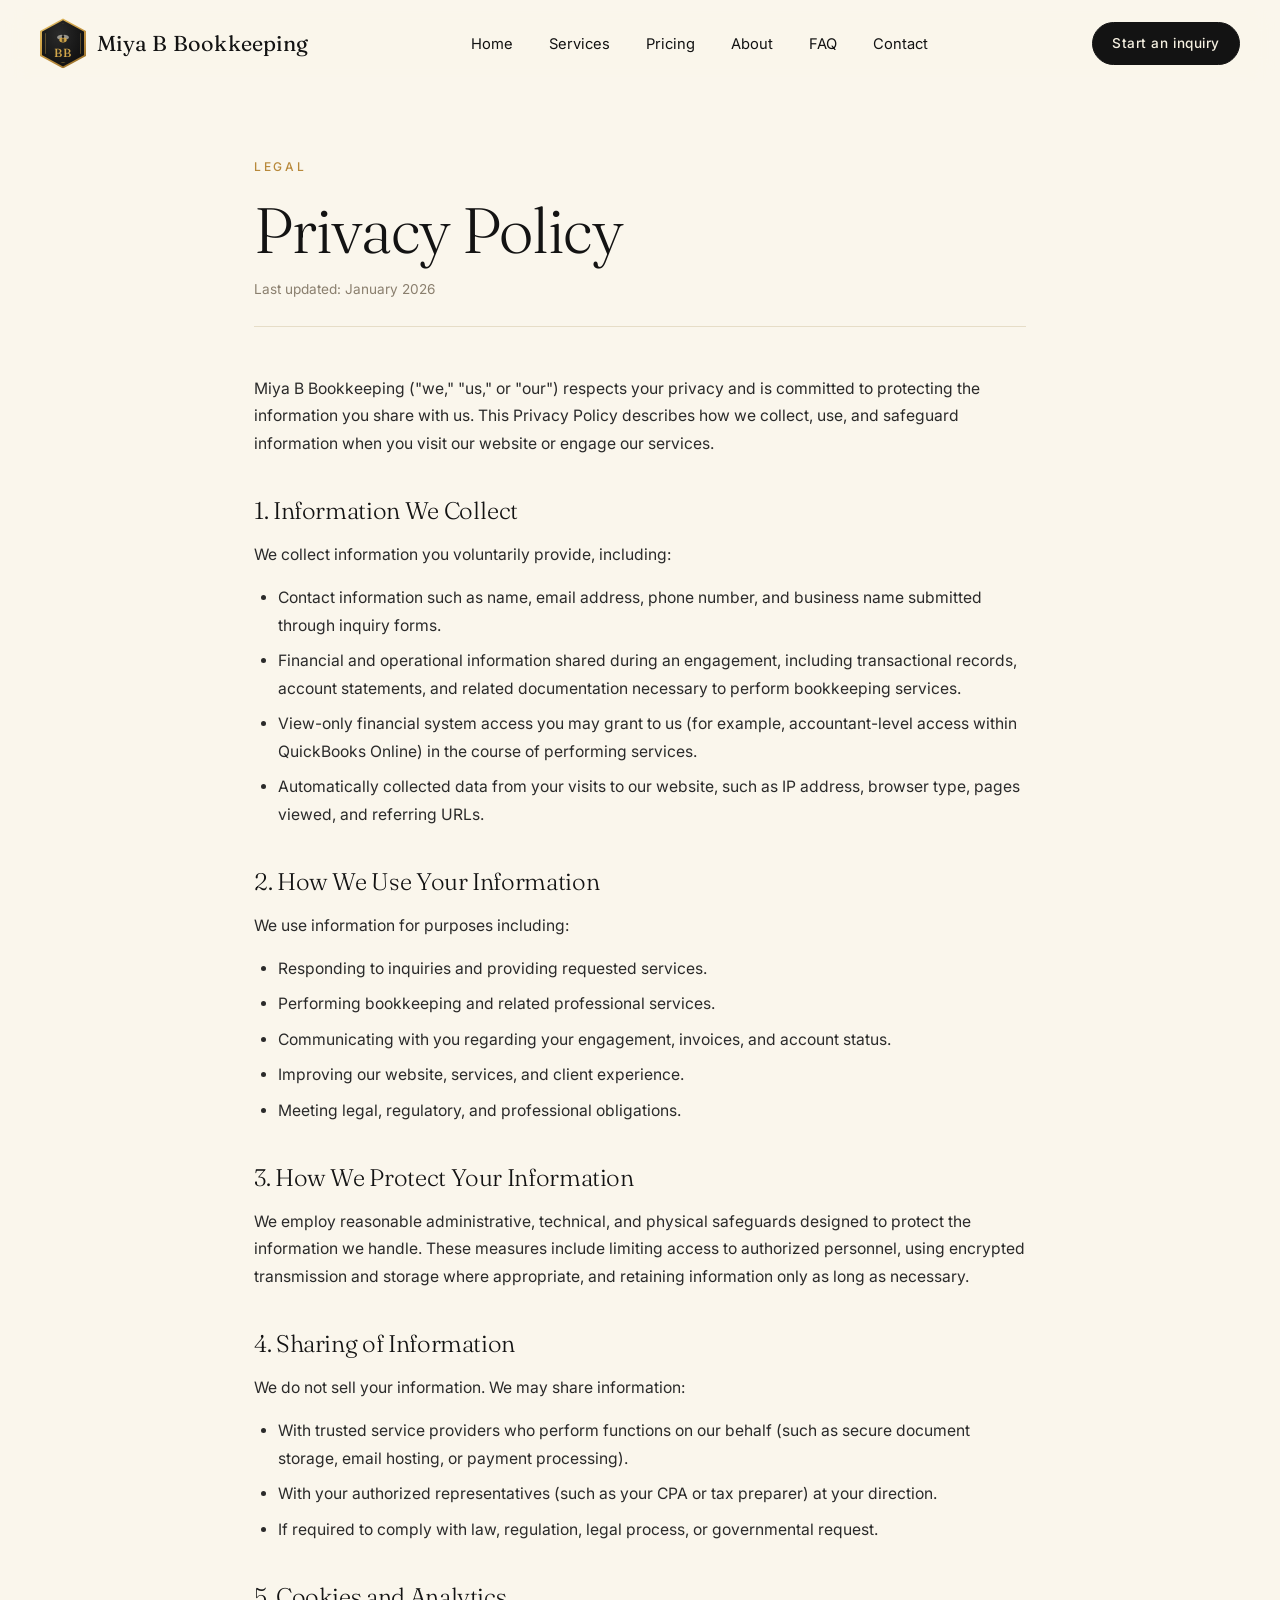
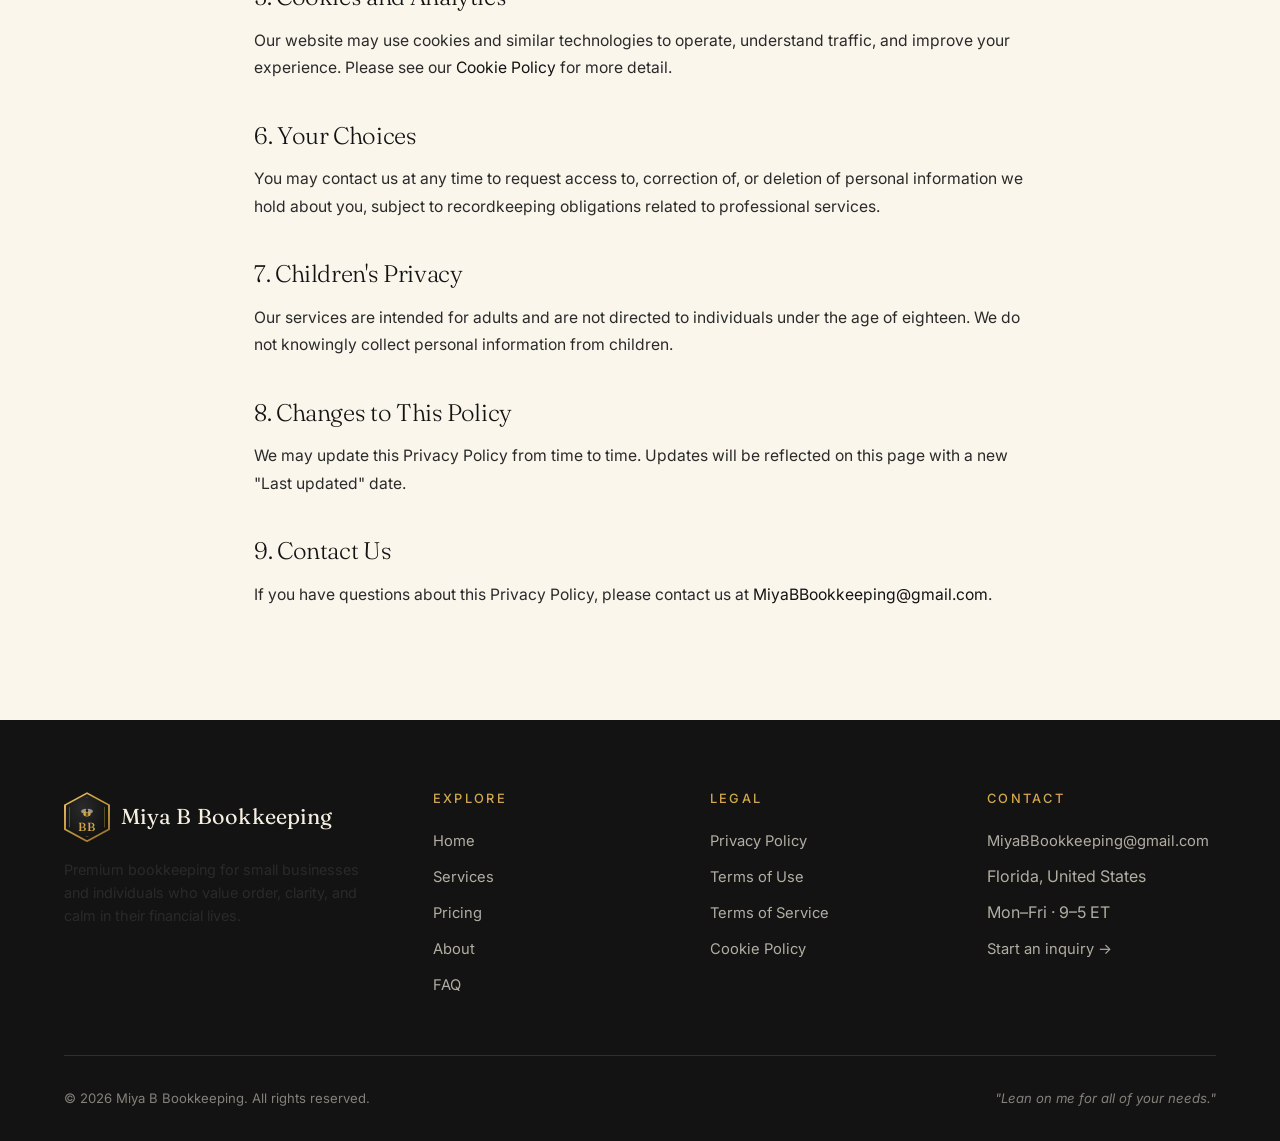
<file: privacy-policy.html>
<!DOCTYPE html>
<html lang="en">
<head>
    <meta charset="UTF-8" />
    <meta name="viewport" content="width=device-width, initial-scale=1.0" />
    <title>Privacy Policy | Miya B Bookkeeping</title>
    <meta name="description" content="Privacy Policy for Miya B Bookkeeping — how we collect, use, and protect your information." />
    <link rel="preconnect" href="https://fonts.googleapis.com" />
    <link rel="preconnect" href="https://fonts.gstatic.com" crossorigin />
    <link href="https://fonts.googleapis.com/css2?family=Fraunces:opsz,wght@9..144,300;9..144,400;9..144,500&family=Inter:wght@300;400;500;600&display=swap" rel="stylesheet" />
    <link rel="stylesheet" href="css/styles.css" />
    <link rel="icon" type="image/svg+xml" href="data:image/svg+xml,%3Csvg xmlns='http://www.w3.org/2000/svg' viewBox='0 0 100 100'%3E%3Cpolygon points='50,2 95,26 95,74 50,98 5,74 5,26' fill='%23d4a84b'/%3E%3Cpolygon points='50,7 90,29 90,71 50,93 10,71 10,29' fill='%23131313'/%3E%3Cpolygon points='50,14 84,33 84,67 50,86 16,67 16,33' fill='none' stroke='%23b8893b' stroke-width='0.7' opacity='0.5'/%3E%3Cellipse cx='34' cy='38' rx='12' ry='7' fill='%23f5f0e1' opacity='0.55' transform='rotate(-22 34 38)'/%3E%3Cellipse cx='66' cy='38' rx='12' ry='7' fill='%23f5f0e1' opacity='0.55' transform='rotate(22 66 38)'/%3E%3Cellipse cx='50' cy='52' rx='17' ry='12' fill='%23d4a84b'/%3E%3Crect x='42' y='41' width='3.5' height='22' fill='%23131313'/%3E%3Crect x='54' y='41' width='3.5' height='22' fill='%23131313'/%3E%3Ccircle cx='50' cy='35' r='5.5' fill='%23131313'/%3E%3Ctext x='50' y='82' font-family='Georgia' font-size='10' fill='%23d4a84b' text-anchor='middle' font-weight='500'%3EBB%3C/text%3E%3C/svg%3E" />
</head>
<body>

<header class="site-header">
    <div class="container nav-wrap">
        <a href="index.html" class="nav-logo">
            <span class="logo-mark"><svg class="logo-bee" viewBox="0 0 24 16" fill="currentColor" xmlns="http://www.w3.org/2000/svg" aria-hidden="true"><ellipse cx="8" cy="6" rx="4" ry="2.5" fill="rgba(245,240,225,0.55)" transform="rotate(-22 8 6)"/><ellipse cx="16" cy="6" rx="4" ry="2.5" fill="rgba(245,240,225,0.55)" transform="rotate(22 16 6)"/><ellipse cx="12" cy="10" rx="5" ry="3.2" fill="currentColor"/><rect x="10.5" y="8" width="1" height="4.5" fill="#131313"/><rect x="12.5" y="8" width="1" height="4.5" fill="#131313"/><circle cx="12" cy="5.5" r="1.6" fill="#131313"/></svg><span class="logo-text">BB</span></span>
            <span>Miya B Bookkeeping</span>
        </a>
        <button class="nav-toggle" aria-label="Toggle navigation" aria-expanded="false">
            <span></span><span></span><span></span>
        </button>
        <nav>
            <ul class="nav-menu">
                <li><a href="index.html">Home</a></li>
                <li><a href="services.html">Services</a></li>
                <li><a href="pricing.html">Pricing</a></li>
                <li><a href="about.html">About</a></li>
                <li><a href="faq.html">FAQ</a></li>
                <li><a href="contact.html">Contact</a></li>
            </ul>
        </nav>
        <div class="nav-cta">
            <a href="contact.html" class="btn btn-primary">Start an inquiry</a>
        </div>
    </div>
</header>

<main class="legal-content">
    <span class="eyebrow">Legal</span>
    <h1>Privacy Policy</h1>
    <p class="updated">Last updated: January 2026</p>

    <p>Miya B Bookkeeping ("we," "us," or "our") respects your privacy and is committed to protecting the information you share with us. This Privacy Policy describes how we collect, use, and safeguard information when you visit our website or engage our services.</p>

    <h2>1. Information We Collect</h2>
    <p>We collect information you voluntarily provide, including:</p>
    <ul>
        <li>Contact information such as name, email address, phone number, and business name submitted through inquiry forms.</li>
        <li>Financial and operational information shared during an engagement, including transactional records, account statements, and related documentation necessary to perform bookkeeping services.</li>
        <li>View-only financial system access you may grant to us (for example, accountant-level access within QuickBooks Online) in the course of performing services.</li>
        <li>Automatically collected data from your visits to our website, such as IP address, browser type, pages viewed, and referring URLs.</li>
    </ul>

    <h2>2. How We Use Your Information</h2>
    <p>We use information for purposes including:</p>
    <ul>
        <li>Responding to inquiries and providing requested services.</li>
        <li>Performing bookkeeping and related professional services.</li>
        <li>Communicating with you regarding your engagement, invoices, and account status.</li>
        <li>Improving our website, services, and client experience.</li>
        <li>Meeting legal, regulatory, and professional obligations.</li>
    </ul>

    <h2>3. How We Protect Your Information</h2>
    <p>We employ reasonable administrative, technical, and physical safeguards designed to protect the information we handle. These measures include limiting access to authorized personnel, using encrypted transmission and storage where appropriate, and retaining information only as long as necessary.</p>

    <h2>4. Sharing of Information</h2>
    <p>We do not sell your information. We may share information:</p>
    <ul>
        <li>With trusted service providers who perform functions on our behalf (such as secure document storage, email hosting, or payment processing).</li>
        <li>With your authorized representatives (such as your CPA or tax preparer) at your direction.</li>
        <li>If required to comply with law, regulation, legal process, or governmental request.</li>
    </ul>

    <h2>5. Cookies and Analytics</h2>
    <p>Our website may use cookies and similar technologies to operate, understand traffic, and improve your experience. Please see our <a href="cookie-policy.html">Cookie Policy</a> for more detail.</p>

    <h2>6. Your Choices</h2>
    <p>You may contact us at any time to request access to, correction of, or deletion of personal information we hold about you, subject to recordkeeping obligations related to professional services.</p>

    <h2>7. Children's Privacy</h2>
    <p>Our services are intended for adults and are not directed to individuals under the age of eighteen. We do not knowingly collect personal information from children.</p>

    <h2>8. Changes to This Policy</h2>
    <p>We may update this Privacy Policy from time to time. Updates will be reflected on this page with a new "Last updated" date.</p>

    <h2>9. Contact Us</h2>
    <p>If you have questions about this Privacy Policy, please contact us at <a href="mailto:MiyaBBookkeeping@gmail.com">MiyaBBookkeeping@gmail.com</a>.</p>
</main>

<footer class="site-footer">
    <div class="container">
        <div class="footer-grid">
            <div class="footer-brand">
                <a href="index.html" class="nav-logo">
                    <span class="logo-mark"><svg class="logo-bee" viewBox="0 0 24 16" fill="currentColor" xmlns="http://www.w3.org/2000/svg" aria-hidden="true"><ellipse cx="8" cy="6" rx="4" ry="2.5" fill="rgba(245,240,225,0.55)" transform="rotate(-22 8 6)"/><ellipse cx="16" cy="6" rx="4" ry="2.5" fill="rgba(245,240,225,0.55)" transform="rotate(22 16 6)"/><ellipse cx="12" cy="10" rx="5" ry="3.2" fill="currentColor"/><rect x="10.5" y="8" width="1" height="4.5" fill="#131313"/><rect x="12.5" y="8" width="1" height="4.5" fill="#131313"/><circle cx="12" cy="5.5" r="1.6" fill="#131313"/></svg><span class="logo-text">BB</span></span>
                    <span>Miya B Bookkeeping</span>
                </a>
                <p>Premium bookkeeping for small businesses and individuals who value order, clarity, and calm in their financial lives.</p>
            </div>
            <div class="footer-col">
                <h5>Explore</h5>
                <ul>
                    <li><a href="index.html">Home</a></li>
                    <li><a href="services.html">Services</a></li>
                    <li><a href="pricing.html">Pricing</a></li>
                    <li><a href="about.html">About</a></li>
                    <li><a href="faq.html">FAQ</a></li>
                </ul>
            </div>
            <div class="footer-col">
                <h5>Legal</h5>
                <ul>
                    <li><a href="privacy-policy.html">Privacy Policy</a></li>
                    <li><a href="terms-of-use.html">Terms of Use</a></li>
                    <li><a href="terms-of-service.html">Terms of Service</a></li>
                    <li><a href="cookie-policy.html">Cookie Policy</a></li>
                </ul>
            </div>
            <div class="footer-col">
                <h5>Contact</h5>
                <ul>
                    <li><a href="mailto:MiyaBBookkeeping@gmail.com">MiyaBBookkeeping@gmail.com</a></li>
                    <li>Florida, United States</li>
                    <li>Mon–Fri · 9–5 ET</li>
                    <li><a href="contact.html">Start an inquiry →</a></li>
                </ul>
            </div>
        </div>
        <div class="footer-bottom">
            <span>© <span data-year></span> Miya B Bookkeeping. All rights reserved.</span>
            <span><em>"Lean on me for all of your needs."</em></span>
        </div>
    </div>
</footer>

<script src="js/main.js"></script>
</body>
</html>
</file>
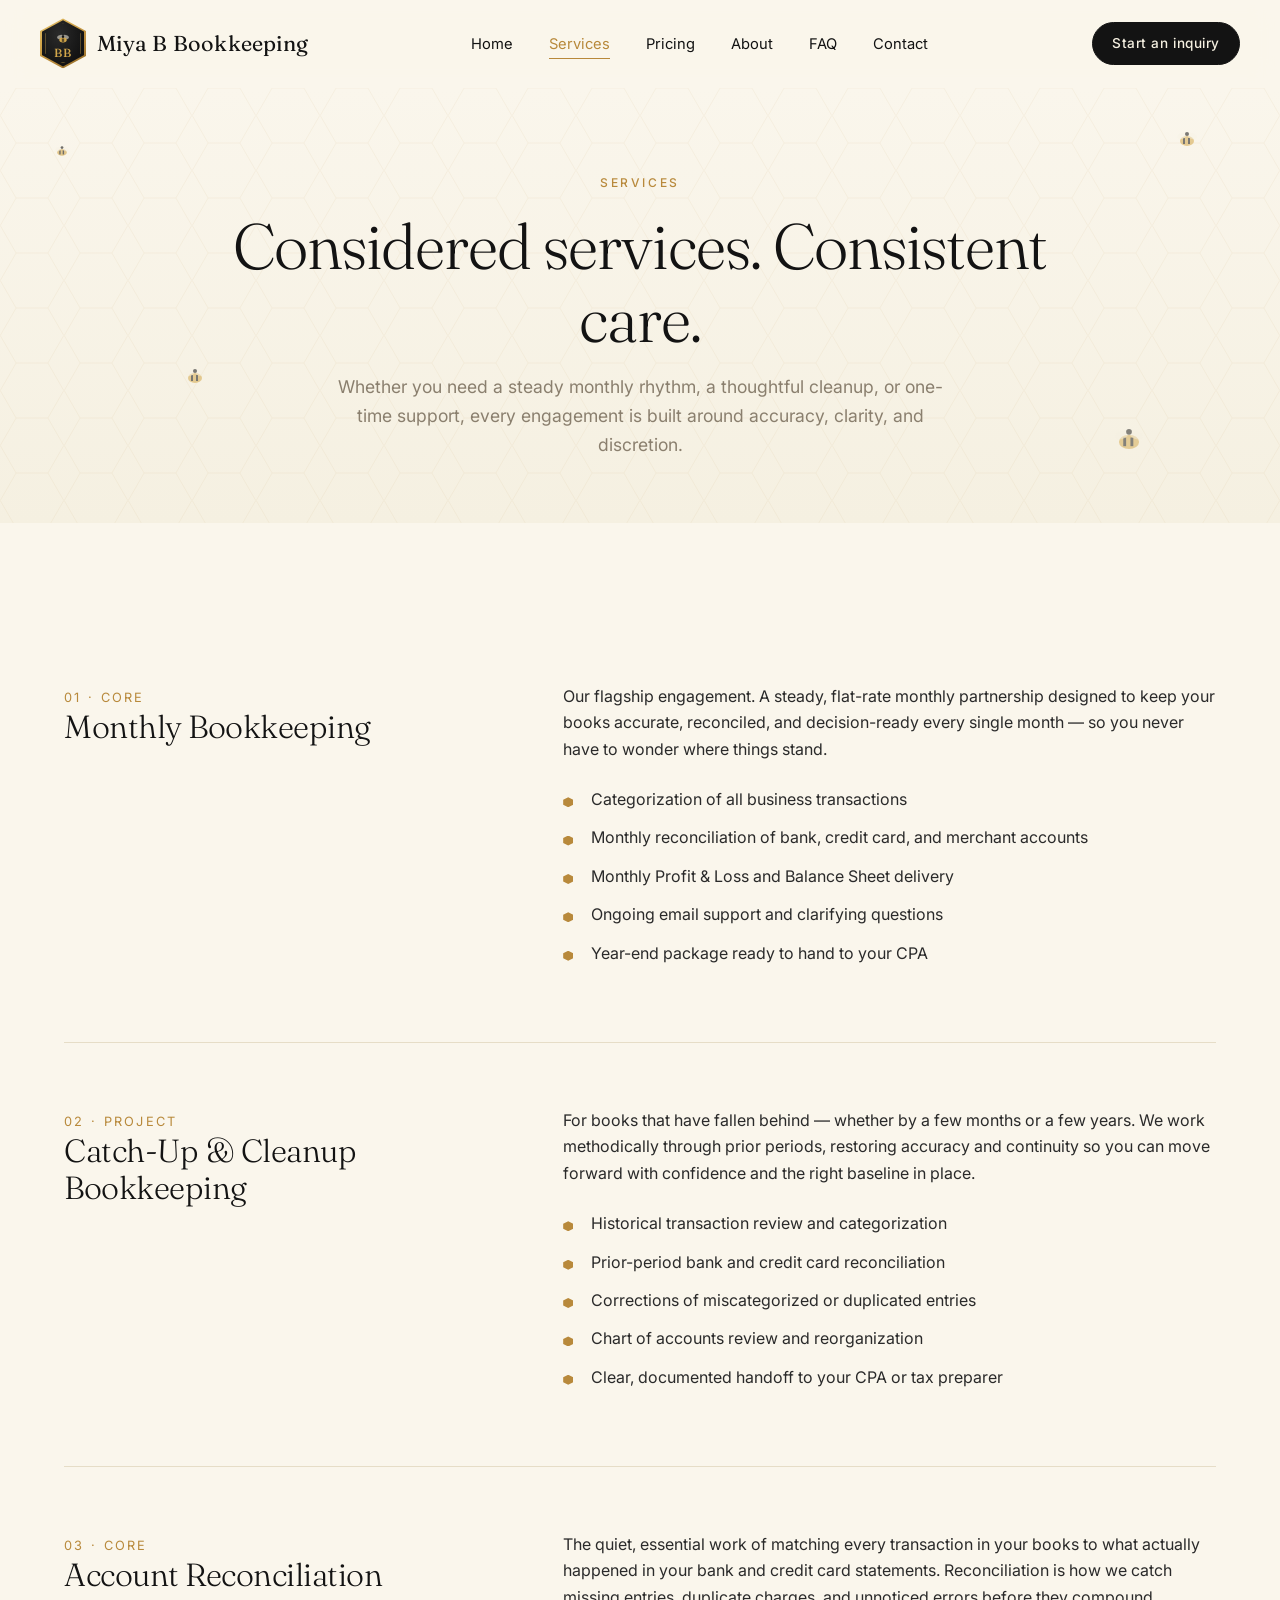
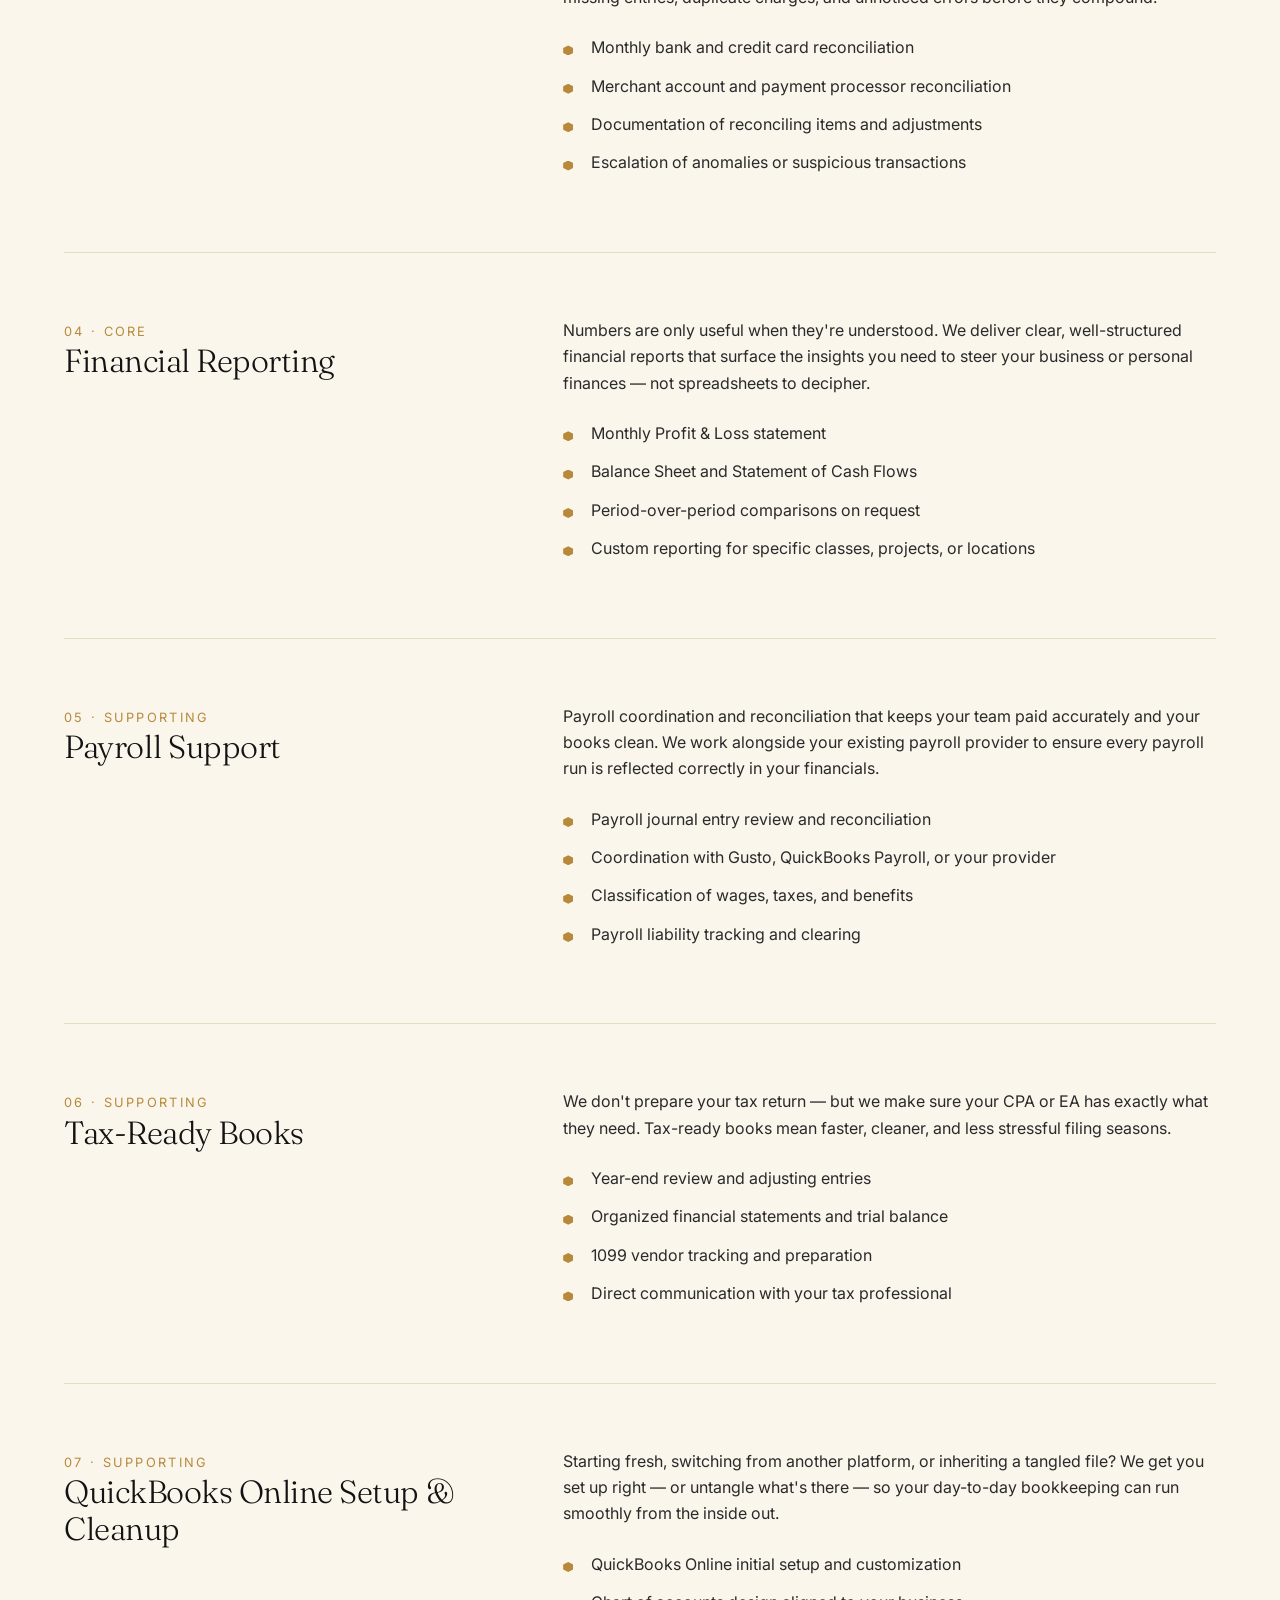
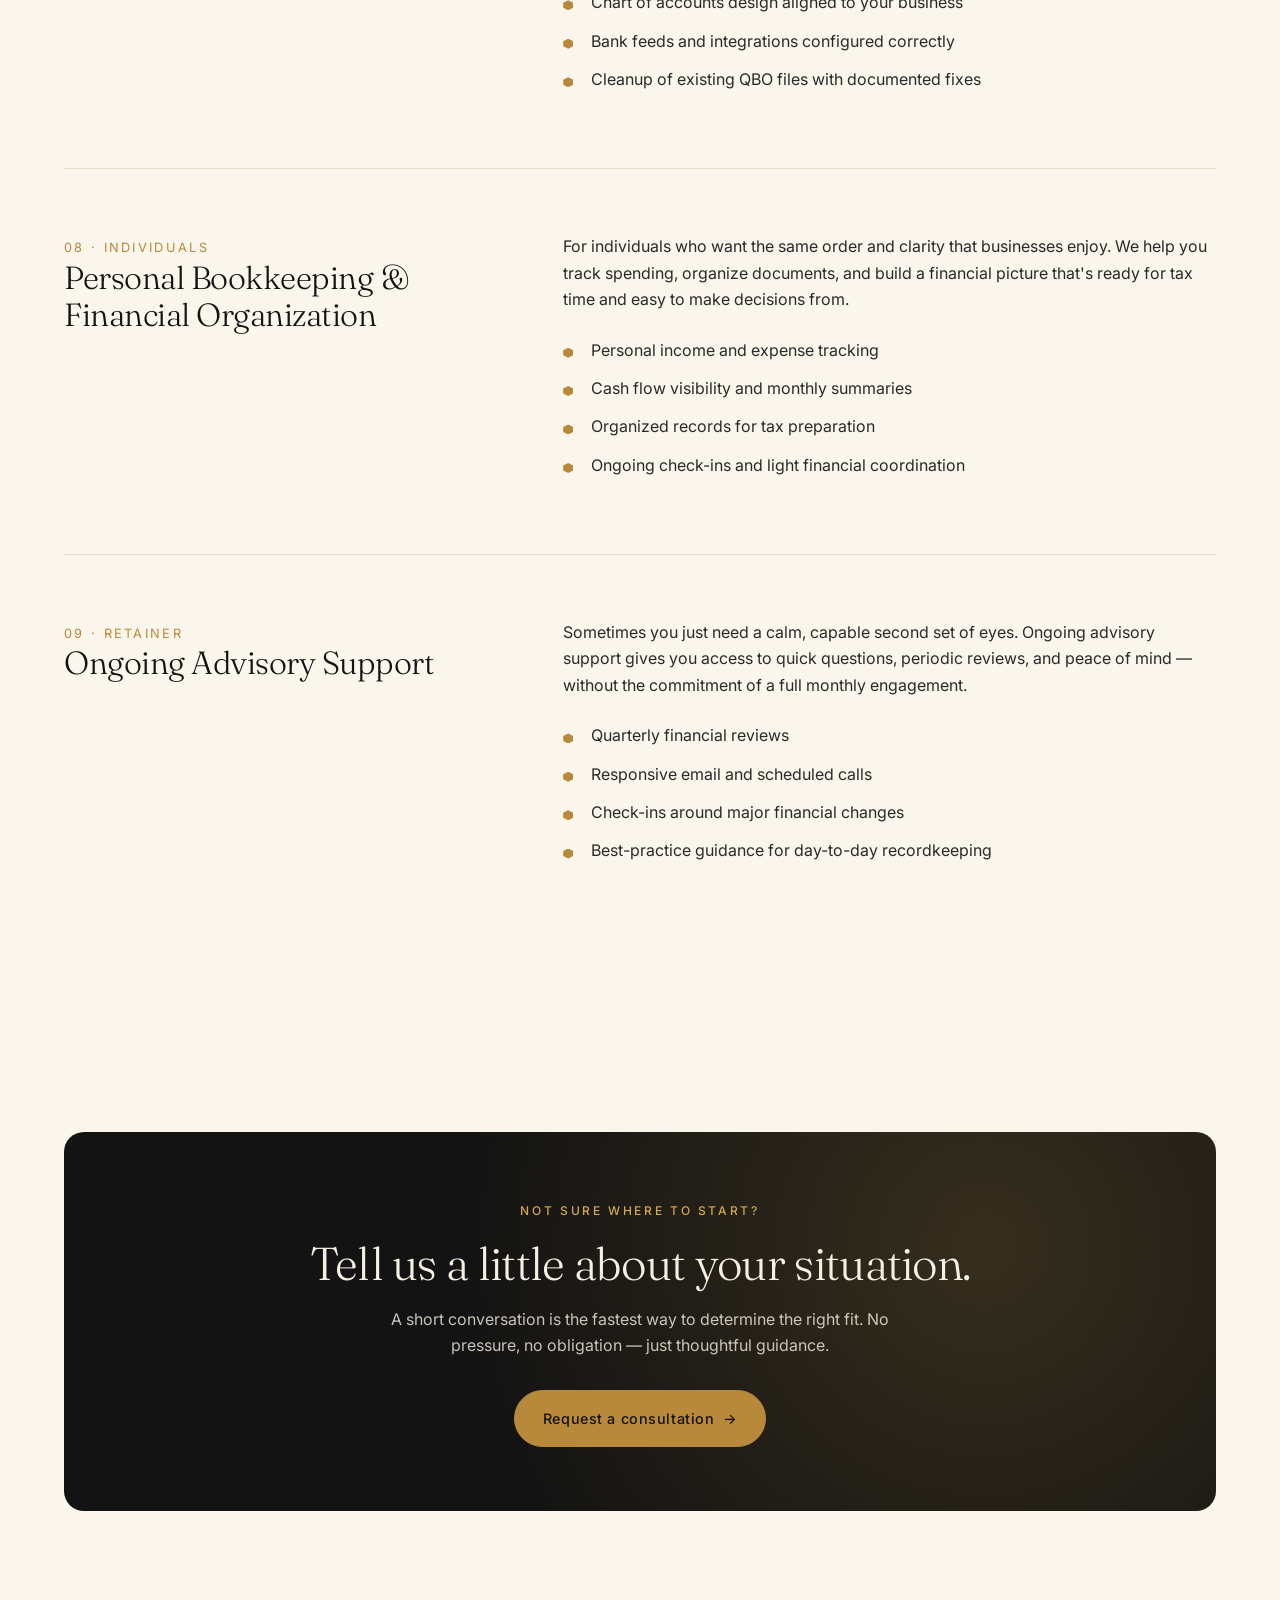
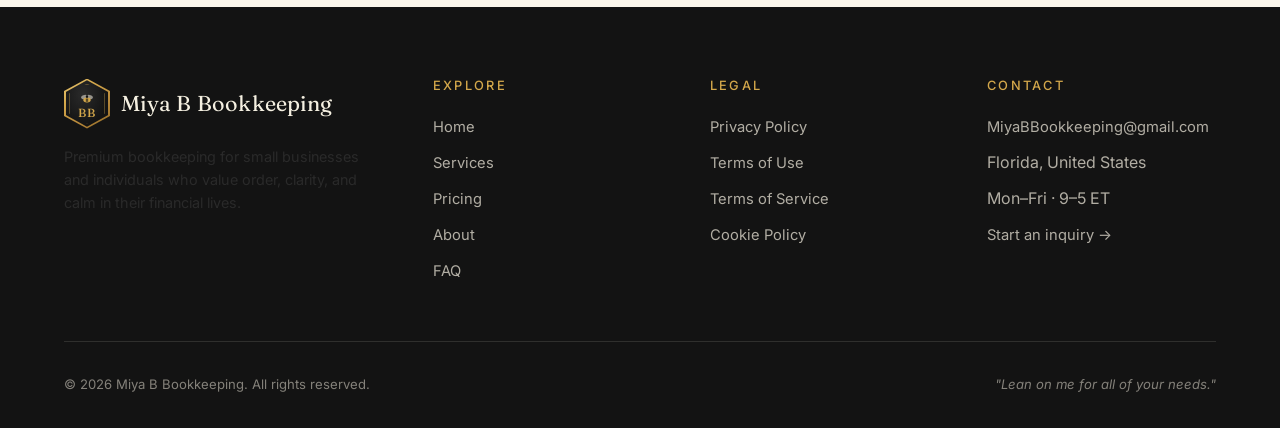
<file: services.html>
<!DOCTYPE html>
<html lang="en">
<head>
    <meta charset="UTF-8" />
    <meta name="viewport" content="width=device-width, initial-scale=1.0" />
    <title>Services | Miya B Bookkeeping — Monthly, Cleanup & Reporting</title>
    <meta name="description" content="Explore Miya B Bookkeeping's services — monthly bookkeeping, catch-up and cleanup, reconciliation, reporting, payroll support, and personal finance organization." />
    <link rel="preconnect" href="https://fonts.googleapis.com" />
    <link rel="preconnect" href="https://fonts.gstatic.com" crossorigin />
    <link href="https://fonts.googleapis.com/css2?family=Fraunces:opsz,wght@9..144,300;9..144,400;9..144,500&family=Inter:wght@300;400;500;600&display=swap" rel="stylesheet" />
    <link rel="stylesheet" href="css/styles.css" />
    <link rel="icon" type="image/svg+xml" href="data:image/svg+xml,%3Csvg xmlns='http://www.w3.org/2000/svg' viewBox='0 0 100 100'%3E%3Cpolygon points='50,2 95,26 95,74 50,98 5,74 5,26' fill='%23d4a84b'/%3E%3Cpolygon points='50,7 90,29 90,71 50,93 10,71 10,29' fill='%23131313'/%3E%3Cpolygon points='50,14 84,33 84,67 50,86 16,67 16,33' fill='none' stroke='%23b8893b' stroke-width='0.7' opacity='0.5'/%3E%3Cellipse cx='34' cy='38' rx='12' ry='7' fill='%23f5f0e1' opacity='0.55' transform='rotate(-22 34 38)'/%3E%3Cellipse cx='66' cy='38' rx='12' ry='7' fill='%23f5f0e1' opacity='0.55' transform='rotate(22 66 38)'/%3E%3Cellipse cx='50' cy='52' rx='17' ry='12' fill='%23d4a84b'/%3E%3Crect x='42' y='41' width='3.5' height='22' fill='%23131313'/%3E%3Crect x='54' y='41' width='3.5' height='22' fill='%23131313'/%3E%3Ccircle cx='50' cy='35' r='5.5' fill='%23131313'/%3E%3Ctext x='50' y='82' font-family='Georgia' font-size='10' fill='%23d4a84b' text-anchor='middle' font-weight='500'%3EBB%3C/text%3E%3C/svg%3E" />
</head>
<body>

<header class="site-header">
    <div class="container nav-wrap">
        <a href="index.html" class="nav-logo">
            <span class="logo-mark"><svg class="logo-bee" viewBox="0 0 24 16" fill="currentColor" xmlns="http://www.w3.org/2000/svg" aria-hidden="true"><ellipse cx="8" cy="6" rx="4" ry="2.5" fill="rgba(245,240,225,0.55)" transform="rotate(-22 8 6)"/><ellipse cx="16" cy="6" rx="4" ry="2.5" fill="rgba(245,240,225,0.55)" transform="rotate(22 16 6)"/><ellipse cx="12" cy="10" rx="5" ry="3.2" fill="currentColor"/><rect x="10.5" y="8" width="1" height="4.5" fill="#131313"/><rect x="12.5" y="8" width="1" height="4.5" fill="#131313"/><circle cx="12" cy="5.5" r="1.6" fill="#131313"/></svg><span class="logo-text">BB</span></span>
            <span>Miya B Bookkeeping</span>
        </a>
        <button class="nav-toggle" aria-label="Toggle navigation" aria-expanded="false">
            <span></span><span></span><span></span>
        </button>
        <nav>
            <ul class="nav-menu">
                <li><a href="index.html">Home</a></li>
                <li><a href="services.html">Services</a></li>
                <li><a href="pricing.html">Pricing</a></li>
                <li><a href="about.html">About</a></li>
                <li><a href="faq.html">FAQ</a></li>
                <li><a href="contact.html">Contact</a></li>
            </ul>
        </nav>
        <div class="nav-cta">
            <a href="contact.html" class="btn btn-primary">Start an inquiry</a>
        </div>
    </div>
</header>

<section class="page-hero honeycomb-bg">
    <svg class="bee-float top-right md slow" viewBox="0 0 64 64" fill="currentColor" xmlns="http://www.w3.org/2000/svg" aria-hidden="true"><ellipse cx="32" cy="36" rx="14" ry="10" fill="#d4a84b"/><rect x="24" y="30" width="4" height="12" fill="#131313"/><rect x="34" y="30" width="4" height="12" fill="#131313"/><ellipse cx="22" cy="26" rx="10" ry="6" fill="rgba(245,240,225,0.45)" transform="rotate(-20 22 26)"/><ellipse cx="42" cy="26" rx="10" ry="6" fill="rgba(245,240,225,0.45)" transform="rotate(20 42 26)"/><circle cx="32" cy="22" r="4" fill="#131313"/></svg>
    <svg class="bee-float top-left sm" viewBox="0 0 64 64" fill="currentColor" xmlns="http://www.w3.org/2000/svg" aria-hidden="true"><ellipse cx="32" cy="36" rx="14" ry="10" fill="#d4a84b"/><rect x="24" y="30" width="4" height="12" fill="#131313"/><rect x="34" y="30" width="4" height="12" fill="#131313"/><ellipse cx="22" cy="26" rx="10" ry="6" fill="rgba(245,240,225,0.45)" transform="rotate(-20 22 26)"/><ellipse cx="42" cy="26" rx="10" ry="6" fill="rgba(245,240,225,0.45)" transform="rotate(20 42 26)"/><circle cx="32" cy="22" r="4" fill="#131313"/></svg>
    <svg class="bee-float bottom-right lg slow" viewBox="0 0 64 64" fill="currentColor" xmlns="http://www.w3.org/2000/svg" aria-hidden="true"><ellipse cx="32" cy="36" rx="14" ry="10" fill="#d4a84b"/><rect x="24" y="30" width="4" height="12" fill="#131313"/><rect x="34" y="30" width="4" height="12" fill="#131313"/><ellipse cx="22" cy="26" rx="10" ry="6" fill="rgba(245,240,225,0.45)" transform="rotate(-20 22 26)"/><ellipse cx="42" cy="26" rx="10" ry="6" fill="rgba(245,240,225,0.45)" transform="rotate(20 42 26)"/><circle cx="32" cy="22" r="4" fill="#131313"/></svg>
    <svg class="bee-float lower-left md fast" viewBox="0 0 64 64" fill="currentColor" xmlns="http://www.w3.org/2000/svg" aria-hidden="true"><ellipse cx="32" cy="36" rx="14" ry="10" fill="#d4a84b"/><rect x="24" y="30" width="4" height="12" fill="#131313"/><rect x="34" y="30" width="4" height="12" fill="#131313"/><ellipse cx="22" cy="26" rx="10" ry="6" fill="rgba(245,240,225,0.45)" transform="rotate(-20 22 26)"/><ellipse cx="42" cy="26" rx="10" ry="6" fill="rgba(245,240,225,0.45)" transform="rotate(20 42 26)"/><circle cx="32" cy="22" r="4" fill="#131313"/></svg>
    <div class="container">
        <span class="eyebrow">Services</span>
        <h1>Considered services. Consistent care.</h1>
        <p>Whether you need a steady monthly rhythm, a thoughtful cleanup, or one-time support, every engagement is built around accuracy, clarity, and discretion.</p>
    </div>
</section>

<section>
    <div class="container">

        <article id="monthly" class="service-detail reveal">
            <div>
                <span class="meta">01 · Core</span>
                <h2>Monthly Bookkeeping</h2>
            </div>
            <div>
                <p>Our flagship engagement. A steady, flat-rate monthly partnership designed to keep your books accurate, reconciled, and decision-ready every single month — so you never have to wonder where things stand.</p>
                <ul>
                    <li>Categorization of all business transactions</li>
                    <li>Monthly reconciliation of bank, credit card, and merchant accounts</li>
                    <li>Monthly Profit & Loss and Balance Sheet delivery</li>
                    <li>Ongoing email support and clarifying questions</li>
                    <li>Year-end package ready to hand to your CPA</li>
                </ul>
            </div>
        </article>

        <article id="cleanup" class="service-detail reveal">
            <div>
                <span class="meta">02 · Project</span>
                <h2>Catch-Up & Cleanup Bookkeeping</h2>
            </div>
            <div>
                <p>For books that have fallen behind — whether by a few months or a few years. We work methodically through prior periods, restoring accuracy and continuity so you can move forward with confidence and the right baseline in place.</p>
                <ul>
                    <li>Historical transaction review and categorization</li>
                    <li>Prior-period bank and credit card reconciliation</li>
                    <li>Corrections of miscategorized or duplicated entries</li>
                    <li>Chart of accounts review and reorganization</li>
                    <li>Clear, documented handoff to your CPA or tax preparer</li>
                </ul>
            </div>
        </article>

        <article id="reconciliation" class="service-detail reveal">
            <div>
                <span class="meta">03 · Core</span>
                <h2>Account Reconciliation</h2>
            </div>
            <div>
                <p>The quiet, essential work of matching every transaction in your books to what actually happened in your bank and credit card statements. Reconciliation is how we catch missing entries, duplicate charges, and unnoticed errors before they compound.</p>
                <ul>
                    <li>Monthly bank and credit card reconciliation</li>
                    <li>Merchant account and payment processor reconciliation</li>
                    <li>Documentation of reconciling items and adjustments</li>
                    <li>Escalation of anomalies or suspicious transactions</li>
                </ul>
            </div>
        </article>

        <article id="reporting" class="service-detail reveal">
            <div>
                <span class="meta">04 · Core</span>
                <h2>Financial Reporting</h2>
            </div>
            <div>
                <p>Numbers are only useful when they're understood. We deliver clear, well-structured financial reports that surface the insights you need to steer your business or personal finances — not spreadsheets to decipher.</p>
                <ul>
                    <li>Monthly Profit & Loss statement</li>
                    <li>Balance Sheet and Statement of Cash Flows</li>
                    <li>Period-over-period comparisons on request</li>
                    <li>Custom reporting for specific classes, projects, or locations</li>
                </ul>
            </div>
        </article>

        <article id="payroll" class="service-detail reveal">
            <div>
                <span class="meta">05 · Supporting</span>
                <h2>Payroll Support</h2>
            </div>
            <div>
                <p>Payroll coordination and reconciliation that keeps your team paid accurately and your books clean. We work alongside your existing payroll provider to ensure every payroll run is reflected correctly in your financials.</p>
                <ul>
                    <li>Payroll journal entry review and reconciliation</li>
                    <li>Coordination with Gusto, QuickBooks Payroll, or your provider</li>
                    <li>Classification of wages, taxes, and benefits</li>
                    <li>Payroll liability tracking and clearing</li>
                </ul>
            </div>
        </article>

        <article id="tax-ready" class="service-detail reveal">
            <div>
                <span class="meta">06 · Supporting</span>
                <h2>Tax-Ready Books</h2>
            </div>
            <div>
                <p>We don't prepare your tax return — but we make sure your CPA or EA has exactly what they need. Tax-ready books mean faster, cleaner, and less stressful filing seasons.</p>
                <ul>
                    <li>Year-end review and adjusting entries</li>
                    <li>Organized financial statements and trial balance</li>
                    <li>1099 vendor tracking and preparation</li>
                    <li>Direct communication with your tax professional</li>
                </ul>
            </div>
        </article>

        <article id="qbo" class="service-detail reveal">
            <div>
                <span class="meta">07 · Supporting</span>
                <h2>QuickBooks Online Setup & Cleanup</h2>
            </div>
            <div>
                <p>Starting fresh, switching from another platform, or inheriting a tangled file? We get you set up right — or untangle what's there — so your day-to-day bookkeeping can run smoothly from the inside out.</p>
                <ul>
                    <li>QuickBooks Online initial setup and customization</li>
                    <li>Chart of accounts design aligned to your business</li>
                    <li>Bank feeds and integrations configured correctly</li>
                    <li>Cleanup of existing QBO files with documented fixes</li>
                </ul>
            </div>
        </article>

        <article id="personal" class="service-detail reveal">
            <div>
                <span class="meta">08 · Individuals</span>
                <h2>Personal Bookkeeping & Financial Organization</h2>
            </div>
            <div>
                <p>For individuals who want the same order and clarity that businesses enjoy. We help you track spending, organize documents, and build a financial picture that's ready for tax time and easy to make decisions from.</p>
                <ul>
                    <li>Personal income and expense tracking</li>
                    <li>Cash flow visibility and monthly summaries</li>
                    <li>Organized records for tax preparation</li>
                    <li>Ongoing check-ins and light financial coordination</li>
                </ul>
            </div>
        </article>

        <article id="ongoing" class="service-detail reveal">
            <div>
                <span class="meta">09 · Retainer</span>
                <h2>Ongoing Advisory Support</h2>
            </div>
            <div>
                <p>Sometimes you just need a calm, capable second set of eyes. Ongoing advisory support gives you access to quick questions, periodic reviews, and peace of mind — without the commitment of a full monthly engagement.</p>
                <ul>
                    <li>Quarterly financial reviews</li>
                    <li>Responsive email and scheduled calls</li>
                    <li>Check-ins around major financial changes</li>
                    <li>Best-practice guidance for day-to-day recordkeeping</li>
                </ul>
            </div>
        </article>

    </div>
</section>

<section>
    <div class="container">
        <div class="cta-banner reveal">
            <span class="eyebrow" style="color: var(--color-gold-light);">Not sure where to start?</span>
            <h2>Tell us a little about your situation.</h2>
            <p>A short conversation is the fastest way to determine the right fit. No pressure, no obligation — just thoughtful guidance.</p>
            <a href="contact.html" class="btn btn-gold btn-arrow">Request a consultation</a>
        </div>
    </div>
</section>

<footer class="site-footer">
    <div class="container">
        <div class="footer-grid">
            <div class="footer-brand">
                <a href="index.html" class="nav-logo">
                    <span class="logo-mark"><svg class="logo-bee" viewBox="0 0 24 16" fill="currentColor" xmlns="http://www.w3.org/2000/svg" aria-hidden="true"><ellipse cx="8" cy="6" rx="4" ry="2.5" fill="rgba(245,240,225,0.55)" transform="rotate(-22 8 6)"/><ellipse cx="16" cy="6" rx="4" ry="2.5" fill="rgba(245,240,225,0.55)" transform="rotate(22 16 6)"/><ellipse cx="12" cy="10" rx="5" ry="3.2" fill="currentColor"/><rect x="10.5" y="8" width="1" height="4.5" fill="#131313"/><rect x="12.5" y="8" width="1" height="4.5" fill="#131313"/><circle cx="12" cy="5.5" r="1.6" fill="#131313"/></svg><span class="logo-text">BB</span></span>
                    <span>Miya B Bookkeeping</span>
                </a>
                <p>Premium bookkeeping for small businesses and individuals who value order, clarity, and calm in their financial lives.</p>
            </div>
            <div class="footer-col">
                <h5>Explore</h5>
                <ul>
                    <li><a href="index.html">Home</a></li>
                    <li><a href="services.html">Services</a></li>
                    <li><a href="pricing.html">Pricing</a></li>
                    <li><a href="about.html">About</a></li>
                    <li><a href="faq.html">FAQ</a></li>
                </ul>
            </div>
            <div class="footer-col">
                <h5>Legal</h5>
                <ul>
                    <li><a href="privacy-policy.html">Privacy Policy</a></li>
                    <li><a href="terms-of-use.html">Terms of Use</a></li>
                    <li><a href="terms-of-service.html">Terms of Service</a></li>
                    <li><a href="cookie-policy.html">Cookie Policy</a></li>
                </ul>
            </div>
            <div class="footer-col">
                <h5>Contact</h5>
                <ul>
                    <li><a href="mailto:MiyaBBookkeeping@gmail.com">MiyaBBookkeeping@gmail.com</a></li>
                    <li>Florida, United States</li>
                    <li>Mon–Fri · 9–5 ET</li>
                    <li><a href="contact.html">Start an inquiry →</a></li>
                </ul>
            </div>
        </div>
        <div class="footer-bottom">
            <span>© <span data-year></span> Miya B Bookkeeping. All rights reserved.</span>
            <span><em>"Lean on me for all of your needs."</em></span>
        </div>
    </div>
</footer>

<script src="js/main.js"></script>
</body>
</html>
</file>
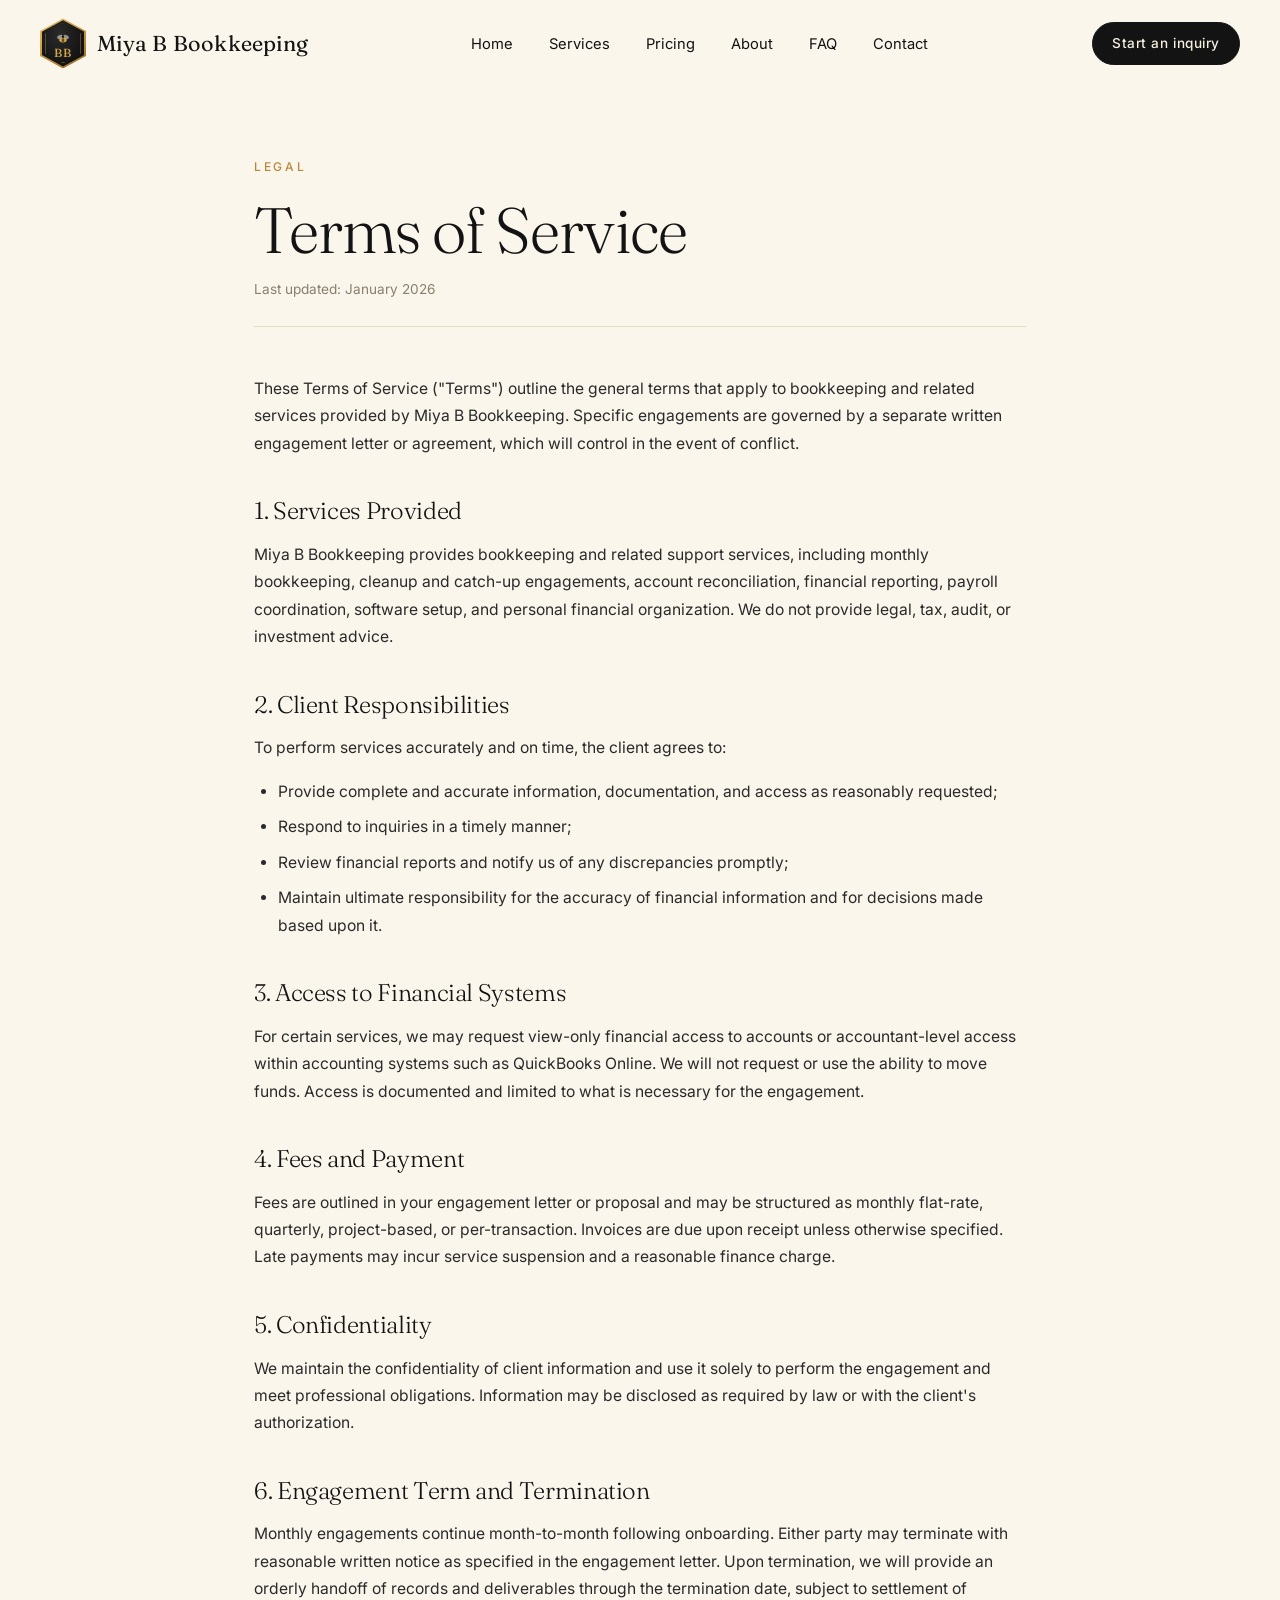
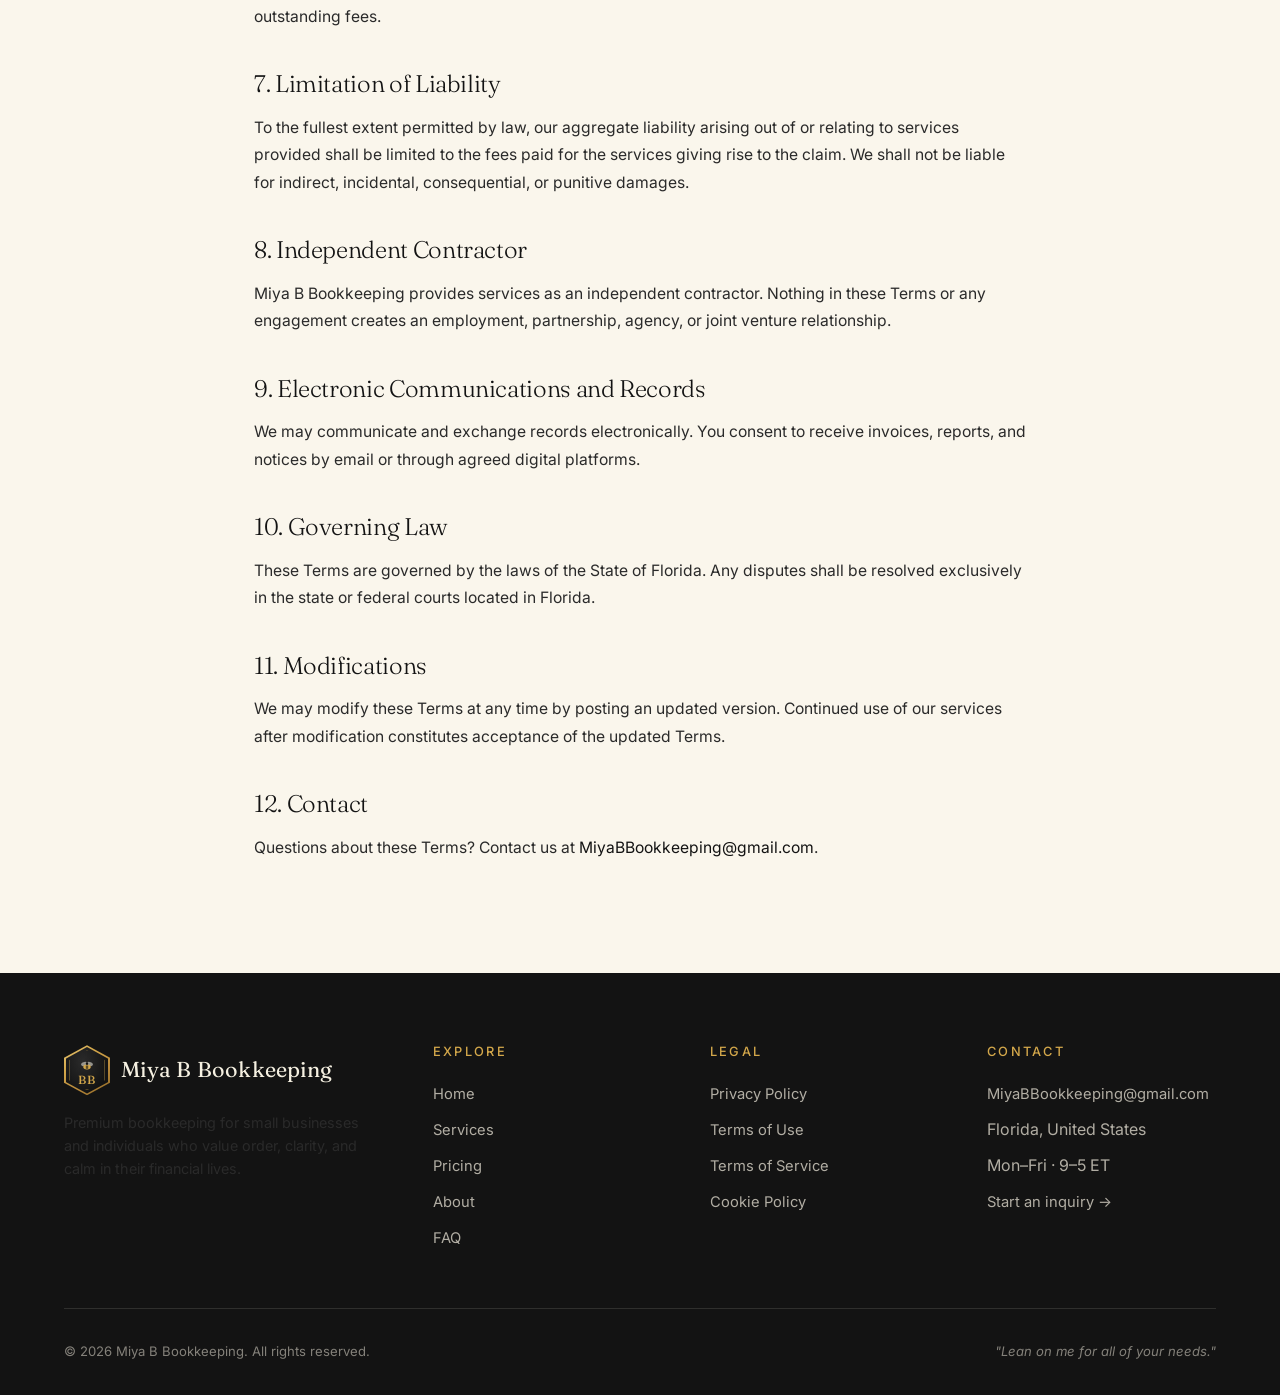
<file: terms-of-service.html>
<!DOCTYPE html>
<html lang="en">
<head>
    <meta charset="UTF-8" />
    <meta name="viewport" content="width=device-width, initial-scale=1.0" />
    <title>Terms of Service | Miya B Bookkeeping</title>
    <meta name="description" content="Terms of Service governing bookkeeping engagements with Miya B Bookkeeping." />
    <link rel="preconnect" href="https://fonts.googleapis.com" />
    <link rel="preconnect" href="https://fonts.gstatic.com" crossorigin />
    <link href="https://fonts.googleapis.com/css2?family=Fraunces:opsz,wght@9..144,300;9..144,400;9..144,500&family=Inter:wght@300;400;500;600&display=swap" rel="stylesheet" />
    <link rel="stylesheet" href="css/styles.css" />
    <link rel="icon" type="image/svg+xml" href="data:image/svg+xml,%3Csvg xmlns='http://www.w3.org/2000/svg' viewBox='0 0 100 100'%3E%3Cpolygon points='50,2 95,26 95,74 50,98 5,74 5,26' fill='%23d4a84b'/%3E%3Cpolygon points='50,7 90,29 90,71 50,93 10,71 10,29' fill='%23131313'/%3E%3Cpolygon points='50,14 84,33 84,67 50,86 16,67 16,33' fill='none' stroke='%23b8893b' stroke-width='0.7' opacity='0.5'/%3E%3Cellipse cx='34' cy='38' rx='12' ry='7' fill='%23f5f0e1' opacity='0.55' transform='rotate(-22 34 38)'/%3E%3Cellipse cx='66' cy='38' rx='12' ry='7' fill='%23f5f0e1' opacity='0.55' transform='rotate(22 66 38)'/%3E%3Cellipse cx='50' cy='52' rx='17' ry='12' fill='%23d4a84b'/%3E%3Crect x='42' y='41' width='3.5' height='22' fill='%23131313'/%3E%3Crect x='54' y='41' width='3.5' height='22' fill='%23131313'/%3E%3Ccircle cx='50' cy='35' r='5.5' fill='%23131313'/%3E%3Ctext x='50' y='82' font-family='Georgia' font-size='10' fill='%23d4a84b' text-anchor='middle' font-weight='500'%3EBB%3C/text%3E%3C/svg%3E" />
</head>
<body>

<header class="site-header">
    <div class="container nav-wrap">
        <a href="index.html" class="nav-logo">
            <span class="logo-mark"><svg class="logo-bee" viewBox="0 0 24 16" fill="currentColor" xmlns="http://www.w3.org/2000/svg" aria-hidden="true"><ellipse cx="8" cy="6" rx="4" ry="2.5" fill="rgba(245,240,225,0.55)" transform="rotate(-22 8 6)"/><ellipse cx="16" cy="6" rx="4" ry="2.5" fill="rgba(245,240,225,0.55)" transform="rotate(22 16 6)"/><ellipse cx="12" cy="10" rx="5" ry="3.2" fill="currentColor"/><rect x="10.5" y="8" width="1" height="4.5" fill="#131313"/><rect x="12.5" y="8" width="1" height="4.5" fill="#131313"/><circle cx="12" cy="5.5" r="1.6" fill="#131313"/></svg><span class="logo-text">BB</span></span>
            <span>Miya B Bookkeeping</span>
        </a>
        <button class="nav-toggle" aria-label="Toggle navigation" aria-expanded="false">
            <span></span><span></span><span></span>
        </button>
        <nav>
            <ul class="nav-menu">
                <li><a href="index.html">Home</a></li>
                <li><a href="services.html">Services</a></li>
                <li><a href="pricing.html">Pricing</a></li>
                <li><a href="about.html">About</a></li>
                <li><a href="faq.html">FAQ</a></li>
                <li><a href="contact.html">Contact</a></li>
            </ul>
        </nav>
        <div class="nav-cta">
            <a href="contact.html" class="btn btn-primary">Start an inquiry</a>
        </div>
    </div>
</header>

<main class="legal-content">
    <span class="eyebrow">Legal</span>
    <h1>Terms of Service</h1>
    <p class="updated">Last updated: January 2026</p>

    <p>These Terms of Service ("Terms") outline the general terms that apply to bookkeeping and related services provided by Miya B Bookkeeping. Specific engagements are governed by a separate written engagement letter or agreement, which will control in the event of conflict.</p>

    <h2>1. Services Provided</h2>
    <p>Miya B Bookkeeping provides bookkeeping and related support services, including monthly bookkeeping, cleanup and catch-up engagements, account reconciliation, financial reporting, payroll coordination, software setup, and personal financial organization. We do not provide legal, tax, audit, or investment advice.</p>

    <h2>2. Client Responsibilities</h2>
    <p>To perform services accurately and on time, the client agrees to:</p>
    <ul>
        <li>Provide complete and accurate information, documentation, and access as reasonably requested;</li>
        <li>Respond to inquiries in a timely manner;</li>
        <li>Review financial reports and notify us of any discrepancies promptly;</li>
        <li>Maintain ultimate responsibility for the accuracy of financial information and for decisions made based upon it.</li>
    </ul>

    <h2>3. Access to Financial Systems</h2>
    <p>For certain services, we may request view-only financial access to accounts or accountant-level access within accounting systems such as QuickBooks Online. We will not request or use the ability to move funds. Access is documented and limited to what is necessary for the engagement.</p>

    <h2>4. Fees and Payment</h2>
    <p>Fees are outlined in your engagement letter or proposal and may be structured as monthly flat-rate, quarterly, project-based, or per-transaction. Invoices are due upon receipt unless otherwise specified. Late payments may incur service suspension and a reasonable finance charge.</p>

    <h2>5. Confidentiality</h2>
    <p>We maintain the confidentiality of client information and use it solely to perform the engagement and meet professional obligations. Information may be disclosed as required by law or with the client's authorization.</p>

    <h2>6. Engagement Term and Termination</h2>
    <p>Monthly engagements continue month-to-month following onboarding. Either party may terminate with reasonable written notice as specified in the engagement letter. Upon termination, we will provide an orderly handoff of records and deliverables through the termination date, subject to settlement of outstanding fees.</p>

    <h2>7. Limitation of Liability</h2>
    <p>To the fullest extent permitted by law, our aggregate liability arising out of or relating to services provided shall be limited to the fees paid for the services giving rise to the claim. We shall not be liable for indirect, incidental, consequential, or punitive damages.</p>

    <h2>8. Independent Contractor</h2>
    <p>Miya B Bookkeeping provides services as an independent contractor. Nothing in these Terms or any engagement creates an employment, partnership, agency, or joint venture relationship.</p>

    <h2>9. Electronic Communications and Records</h2>
    <p>We may communicate and exchange records electronically. You consent to receive invoices, reports, and notices by email or through agreed digital platforms.</p>

    <h2>10. Governing Law</h2>
    <p>These Terms are governed by the laws of the State of Florida. Any disputes shall be resolved exclusively in the state or federal courts located in Florida.</p>

    <h2>11. Modifications</h2>
    <p>We may modify these Terms at any time by posting an updated version. Continued use of our services after modification constitutes acceptance of the updated Terms.</p>

    <h2>12. Contact</h2>
    <p>Questions about these Terms? Contact us at <a href="mailto:MiyaBBookkeeping@gmail.com">MiyaBBookkeeping@gmail.com</a>.</p>
</main>

<footer class="site-footer">
    <div class="container">
        <div class="footer-grid">
            <div class="footer-brand">
                <a href="index.html" class="nav-logo">
                    <span class="logo-mark"><svg class="logo-bee" viewBox="0 0 24 16" fill="currentColor" xmlns="http://www.w3.org/2000/svg" aria-hidden="true"><ellipse cx="8" cy="6" rx="4" ry="2.5" fill="rgba(245,240,225,0.55)" transform="rotate(-22 8 6)"/><ellipse cx="16" cy="6" rx="4" ry="2.5" fill="rgba(245,240,225,0.55)" transform="rotate(22 16 6)"/><ellipse cx="12" cy="10" rx="5" ry="3.2" fill="currentColor"/><rect x="10.5" y="8" width="1" height="4.5" fill="#131313"/><rect x="12.5" y="8" width="1" height="4.5" fill="#131313"/><circle cx="12" cy="5.5" r="1.6" fill="#131313"/></svg><span class="logo-text">BB</span></span>
                    <span>Miya B Bookkeeping</span>
                </a>
                <p>Premium bookkeeping for small businesses and individuals who value order, clarity, and calm in their financial lives.</p>
            </div>
            <div class="footer-col">
                <h5>Explore</h5>
                <ul>
                    <li><a href="index.html">Home</a></li>
                    <li><a href="services.html">Services</a></li>
                    <li><a href="pricing.html">Pricing</a></li>
                    <li><a href="about.html">About</a></li>
                    <li><a href="faq.html">FAQ</a></li>
                </ul>
            </div>
            <div class="footer-col">
                <h5>Legal</h5>
                <ul>
                    <li><a href="privacy-policy.html">Privacy Policy</a></li>
                    <li><a href="terms-of-use.html">Terms of Use</a></li>
                    <li><a href="terms-of-service.html">Terms of Service</a></li>
                    <li><a href="cookie-policy.html">Cookie Policy</a></li>
                </ul>
            </div>
            <div class="footer-col">
                <h5>Contact</h5>
                <ul>
                    <li><a href="mailto:MiyaBBookkeeping@gmail.com">MiyaBBookkeeping@gmail.com</a></li>
                    <li>Florida, United States</li>
                    <li>Mon–Fri · 9–5 ET</li>
                    <li><a href="contact.html">Start an inquiry →</a></li>
                </ul>
            </div>
        </div>
        <div class="footer-bottom">
            <span>© <span data-year></span> Miya B Bookkeeping. All rights reserved.</span>
            <span><em>"Lean on me for all of your needs."</em></span>
        </div>
    </div>
</footer>

<script src="js/main.js"></script>
</body>
</html>
</file>
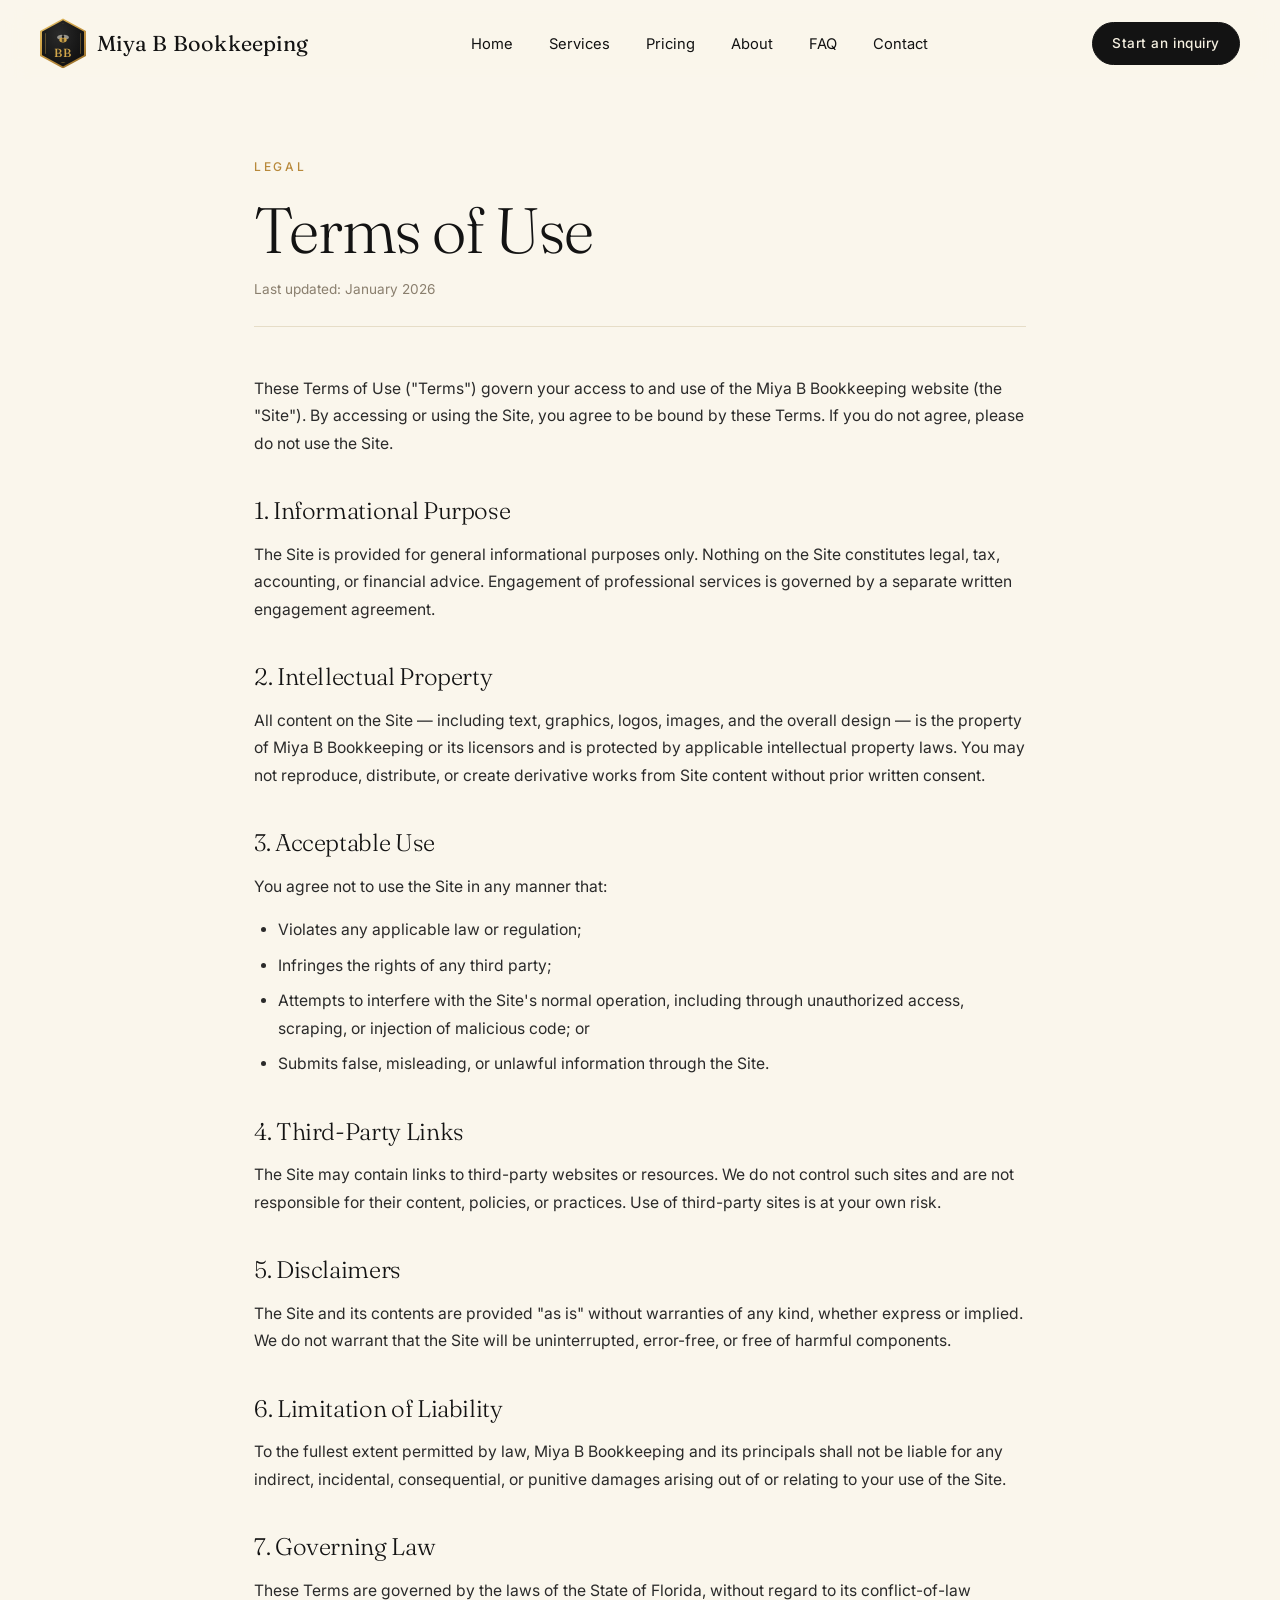
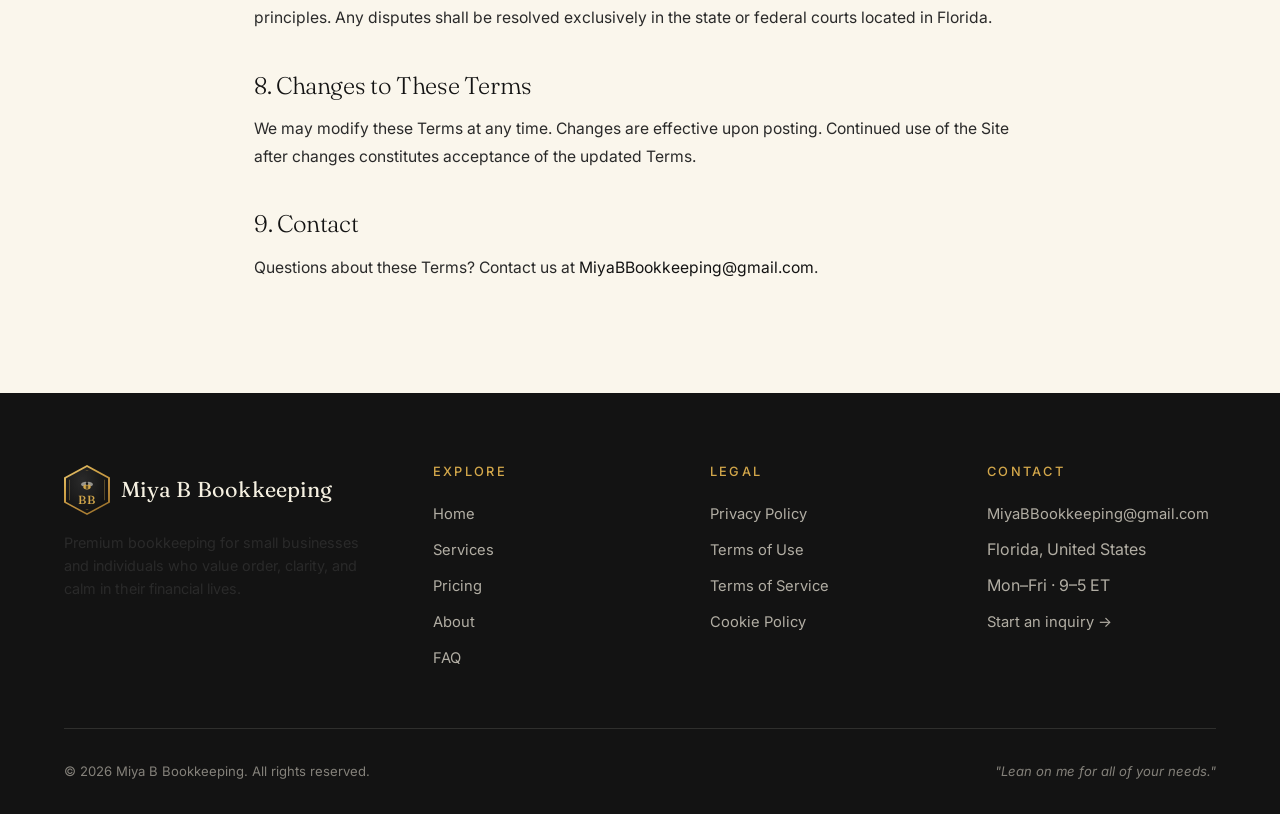
<file: terms-of-use.html>
<!DOCTYPE html>
<html lang="en">
<head>
    <meta charset="UTF-8" />
    <meta name="viewport" content="width=device-width, initial-scale=1.0" />
    <title>Terms of Use | Miya B Bookkeeping</title>
    <meta name="description" content="Terms of Use for the Miya B Bookkeeping website." />
    <link rel="preconnect" href="https://fonts.googleapis.com" />
    <link rel="preconnect" href="https://fonts.gstatic.com" crossorigin />
    <link href="https://fonts.googleapis.com/css2?family=Fraunces:opsz,wght@9..144,300;9..144,400;9..144,500&family=Inter:wght@300;400;500;600&display=swap" rel="stylesheet" />
    <link rel="stylesheet" href="css/styles.css" />
    <link rel="icon" type="image/svg+xml" href="data:image/svg+xml,%3Csvg xmlns='http://www.w3.org/2000/svg' viewBox='0 0 100 100'%3E%3Cpolygon points='50,2 95,26 95,74 50,98 5,74 5,26' fill='%23d4a84b'/%3E%3Cpolygon points='50,7 90,29 90,71 50,93 10,71 10,29' fill='%23131313'/%3E%3Cpolygon points='50,14 84,33 84,67 50,86 16,67 16,33' fill='none' stroke='%23b8893b' stroke-width='0.7' opacity='0.5'/%3E%3Cellipse cx='34' cy='38' rx='12' ry='7' fill='%23f5f0e1' opacity='0.55' transform='rotate(-22 34 38)'/%3E%3Cellipse cx='66' cy='38' rx='12' ry='7' fill='%23f5f0e1' opacity='0.55' transform='rotate(22 66 38)'/%3E%3Cellipse cx='50' cy='52' rx='17' ry='12' fill='%23d4a84b'/%3E%3Crect x='42' y='41' width='3.5' height='22' fill='%23131313'/%3E%3Crect x='54' y='41' width='3.5' height='22' fill='%23131313'/%3E%3Ccircle cx='50' cy='35' r='5.5' fill='%23131313'/%3E%3Ctext x='50' y='82' font-family='Georgia' font-size='10' fill='%23d4a84b' text-anchor='middle' font-weight='500'%3EBB%3C/text%3E%3C/svg%3E" />
</head>
<body>

<header class="site-header">
    <div class="container nav-wrap">
        <a href="index.html" class="nav-logo">
            <span class="logo-mark"><svg class="logo-bee" viewBox="0 0 24 16" fill="currentColor" xmlns="http://www.w3.org/2000/svg" aria-hidden="true"><ellipse cx="8" cy="6" rx="4" ry="2.5" fill="rgba(245,240,225,0.55)" transform="rotate(-22 8 6)"/><ellipse cx="16" cy="6" rx="4" ry="2.5" fill="rgba(245,240,225,0.55)" transform="rotate(22 16 6)"/><ellipse cx="12" cy="10" rx="5" ry="3.2" fill="currentColor"/><rect x="10.5" y="8" width="1" height="4.5" fill="#131313"/><rect x="12.5" y="8" width="1" height="4.5" fill="#131313"/><circle cx="12" cy="5.5" r="1.6" fill="#131313"/></svg><span class="logo-text">BB</span></span>
            <span>Miya B Bookkeeping</span>
        </a>
        <button class="nav-toggle" aria-label="Toggle navigation" aria-expanded="false">
            <span></span><span></span><span></span>
        </button>
        <nav>
            <ul class="nav-menu">
                <li><a href="index.html">Home</a></li>
                <li><a href="services.html">Services</a></li>
                <li><a href="pricing.html">Pricing</a></li>
                <li><a href="about.html">About</a></li>
                <li><a href="faq.html">FAQ</a></li>
                <li><a href="contact.html">Contact</a></li>
            </ul>
        </nav>
        <div class="nav-cta">
            <a href="contact.html" class="btn btn-primary">Start an inquiry</a>
        </div>
    </div>
</header>

<main class="legal-content">
    <span class="eyebrow">Legal</span>
    <h1>Terms of Use</h1>
    <p class="updated">Last updated: January 2026</p>

    <p>These Terms of Use ("Terms") govern your access to and use of the Miya B Bookkeeping website (the "Site"). By accessing or using the Site, you agree to be bound by these Terms. If you do not agree, please do not use the Site.</p>

    <h2>1. Informational Purpose</h2>
    <p>The Site is provided for general informational purposes only. Nothing on the Site constitutes legal, tax, accounting, or financial advice. Engagement of professional services is governed by a separate written engagement agreement.</p>

    <h2>2. Intellectual Property</h2>
    <p>All content on the Site — including text, graphics, logos, images, and the overall design — is the property of Miya B Bookkeeping or its licensors and is protected by applicable intellectual property laws. You may not reproduce, distribute, or create derivative works from Site content without prior written consent.</p>

    <h2>3. Acceptable Use</h2>
    <p>You agree not to use the Site in any manner that:</p>
    <ul>
        <li>Violates any applicable law or regulation;</li>
        <li>Infringes the rights of any third party;</li>
        <li>Attempts to interfere with the Site's normal operation, including through unauthorized access, scraping, or injection of malicious code; or</li>
        <li>Submits false, misleading, or unlawful information through the Site.</li>
    </ul>

    <h2>4. Third-Party Links</h2>
    <p>The Site may contain links to third-party websites or resources. We do not control such sites and are not responsible for their content, policies, or practices. Use of third-party sites is at your own risk.</p>

    <h2>5. Disclaimers</h2>
    <p>The Site and its contents are provided "as is" without warranties of any kind, whether express or implied. We do not warrant that the Site will be uninterrupted, error-free, or free of harmful components.</p>

    <h2>6. Limitation of Liability</h2>
    <p>To the fullest extent permitted by law, Miya B Bookkeeping and its principals shall not be liable for any indirect, incidental, consequential, or punitive damages arising out of or relating to your use of the Site.</p>

    <h2>7. Governing Law</h2>
    <p>These Terms are governed by the laws of the State of Florida, without regard to its conflict-of-law principles. Any disputes shall be resolved exclusively in the state or federal courts located in Florida.</p>

    <h2>8. Changes to These Terms</h2>
    <p>We may modify these Terms at any time. Changes are effective upon posting. Continued use of the Site after changes constitutes acceptance of the updated Terms.</p>

    <h2>9. Contact</h2>
    <p>Questions about these Terms? Contact us at <a href="mailto:MiyaBBookkeeping@gmail.com">MiyaBBookkeeping@gmail.com</a>.</p>
</main>

<footer class="site-footer">
    <div class="container">
        <div class="footer-grid">
            <div class="footer-brand">
                <a href="index.html" class="nav-logo">
                    <span class="logo-mark"><svg class="logo-bee" viewBox="0 0 24 16" fill="currentColor" xmlns="http://www.w3.org/2000/svg" aria-hidden="true"><ellipse cx="8" cy="6" rx="4" ry="2.5" fill="rgba(245,240,225,0.55)" transform="rotate(-22 8 6)"/><ellipse cx="16" cy="6" rx="4" ry="2.5" fill="rgba(245,240,225,0.55)" transform="rotate(22 16 6)"/><ellipse cx="12" cy="10" rx="5" ry="3.2" fill="currentColor"/><rect x="10.5" y="8" width="1" height="4.5" fill="#131313"/><rect x="12.5" y="8" width="1" height="4.5" fill="#131313"/><circle cx="12" cy="5.5" r="1.6" fill="#131313"/></svg><span class="logo-text">BB</span></span>
                    <span>Miya B Bookkeeping</span>
                </a>
                <p>Premium bookkeeping for small businesses and individuals who value order, clarity, and calm in their financial lives.</p>
            </div>
            <div class="footer-col">
                <h5>Explore</h5>
                <ul>
                    <li><a href="index.html">Home</a></li>
                    <li><a href="services.html">Services</a></li>
                    <li><a href="pricing.html">Pricing</a></li>
                    <li><a href="about.html">About</a></li>
                    <li><a href="faq.html">FAQ</a></li>
                </ul>
            </div>
            <div class="footer-col">
                <h5>Legal</h5>
                <ul>
                    <li><a href="privacy-policy.html">Privacy Policy</a></li>
                    <li><a href="terms-of-use.html">Terms of Use</a></li>
                    <li><a href="terms-of-service.html">Terms of Service</a></li>
                    <li><a href="cookie-policy.html">Cookie Policy</a></li>
                </ul>
            </div>
            <div class="footer-col">
                <h5>Contact</h5>
                <ul>
                    <li><a href="mailto:MiyaBBookkeeping@gmail.com">MiyaBBookkeeping@gmail.com</a></li>
                    <li>Florida, United States</li>
                    <li>Mon–Fri · 9–5 ET</li>
                    <li><a href="contact.html">Start an inquiry →</a></li>
                </ul>
            </div>
        </div>
        <div class="footer-bottom">
            <span>© <span data-year></span> Miya B Bookkeeping. All rights reserved.</span>
            <span><em>"Lean on me for all of your needs."</em></span>
        </div>
    </div>
</footer>

<script src="js/main.js"></script>
</body>
</html>
</file>
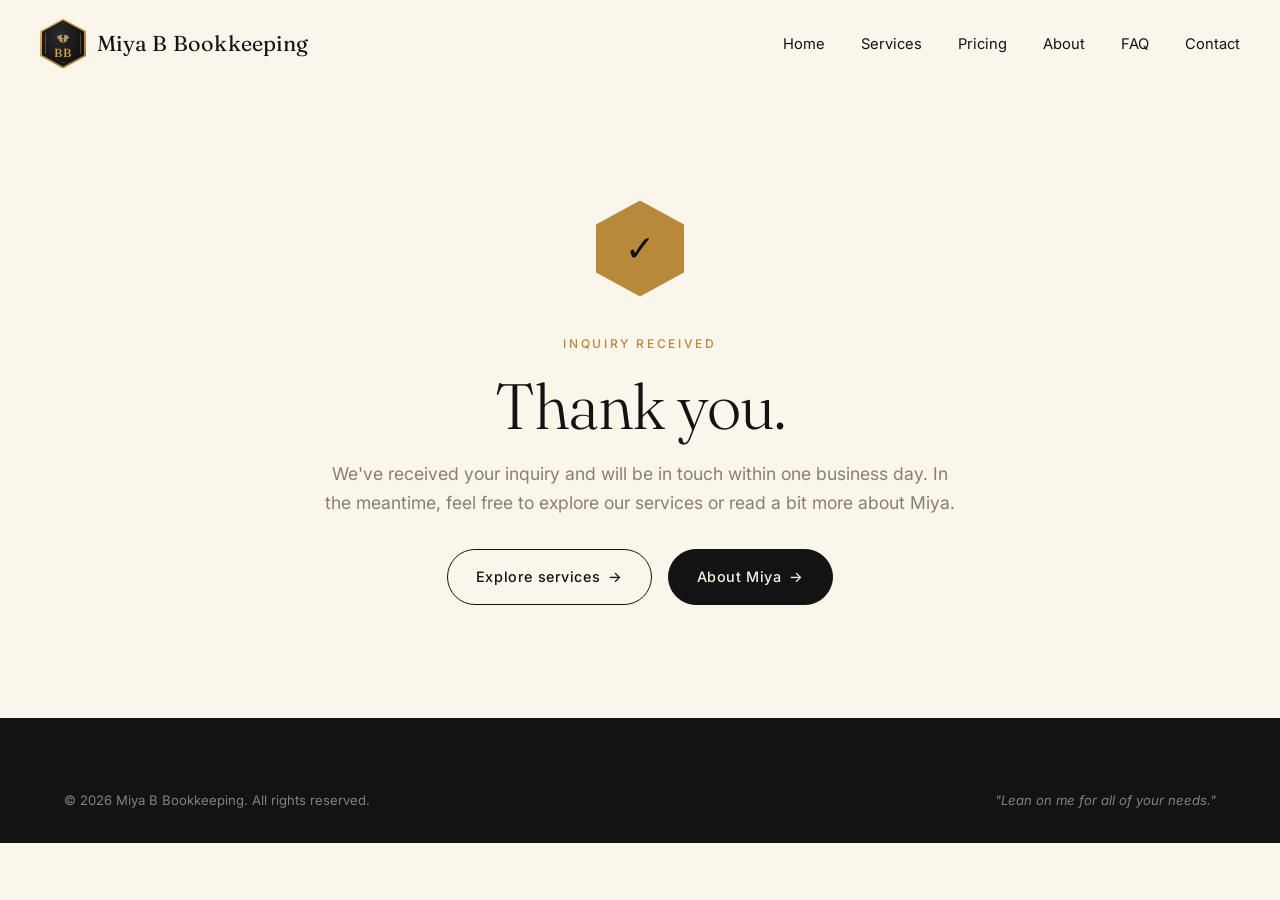
<file: thank-you.html>
<!DOCTYPE html>
<html lang="en">
<head>
    <meta charset="UTF-8" />
    <meta name="viewport" content="width=device-width, initial-scale=1.0" />
    <title>Thank You | Miya B Bookkeeping</title>
    <meta name="description" content="Thanks for reaching out to Miya B Bookkeeping. We'll be in touch within one business day." />
    <meta name="robots" content="noindex" />
    <link rel="preconnect" href="https://fonts.googleapis.com" />
    <link rel="preconnect" href="https://fonts.gstatic.com" crossorigin />
    <link href="https://fonts.googleapis.com/css2?family=Fraunces:opsz,wght@9..144,300;9..144,400;9..144,500&family=Inter:wght@300;400;500;600&display=swap" rel="stylesheet" />
    <link rel="stylesheet" href="css/styles.css" />
    <link rel="icon" type="image/svg+xml" href="data:image/svg+xml,%3Csvg xmlns='http://www.w3.org/2000/svg' viewBox='0 0 100 100'%3E%3Cpolygon points='50,2 95,26 95,74 50,98 5,74 5,26' fill='%23d4a84b'/%3E%3Cpolygon points='50,7 90,29 90,71 50,93 10,71 10,29' fill='%23131313'/%3E%3Cpolygon points='50,14 84,33 84,67 50,86 16,67 16,33' fill='none' stroke='%23b8893b' stroke-width='0.7' opacity='0.5'/%3E%3Cellipse cx='34' cy='38' rx='12' ry='7' fill='%23f5f0e1' opacity='0.55' transform='rotate(-22 34 38)'/%3E%3Cellipse cx='66' cy='38' rx='12' ry='7' fill='%23f5f0e1' opacity='0.55' transform='rotate(22 66 38)'/%3E%3Cellipse cx='50' cy='52' rx='17' ry='12' fill='%23d4a84b'/%3E%3Crect x='42' y='41' width='3.5' height='22' fill='%23131313'/%3E%3Crect x='54' y='41' width='3.5' height='22' fill='%23131313'/%3E%3Ccircle cx='50' cy='35' r='5.5' fill='%23131313'/%3E%3Ctext x='50' y='82' font-family='Georgia' font-size='10' fill='%23d4a84b' text-anchor='middle' font-weight='500'%3EBB%3C/text%3E%3C/svg%3E" />
</head>
<body>

<header class="site-header">
    <div class="container nav-wrap">
        <a href="index.html" class="nav-logo">
            <span class="logo-mark"><svg class="logo-bee" viewBox="0 0 24 16" fill="currentColor" xmlns="http://www.w3.org/2000/svg" aria-hidden="true"><ellipse cx="8" cy="6" rx="4" ry="2.5" fill="rgba(245,240,225,0.55)" transform="rotate(-22 8 6)"/><ellipse cx="16" cy="6" rx="4" ry="2.5" fill="rgba(245,240,225,0.55)" transform="rotate(22 16 6)"/><ellipse cx="12" cy="10" rx="5" ry="3.2" fill="currentColor"/><rect x="10.5" y="8" width="1" height="4.5" fill="#131313"/><rect x="12.5" y="8" width="1" height="4.5" fill="#131313"/><circle cx="12" cy="5.5" r="1.6" fill="#131313"/></svg><span class="logo-text">BB</span></span>
            <span>Miya B Bookkeeping</span>
        </a>
        <button class="nav-toggle" aria-label="Toggle navigation" aria-expanded="false">
            <span></span><span></span><span></span>
        </button>
        <nav>
            <ul class="nav-menu">
                <li><a href="index.html">Home</a></li>
                <li><a href="services.html">Services</a></li>
                <li><a href="pricing.html">Pricing</a></li>
                <li><a href="about.html">About</a></li>
                <li><a href="faq.html">FAQ</a></li>
                <li><a href="contact.html">Contact</a></li>
            </ul>
        </nav>
    </div>
</header>

<section class="thank-you">
    <div class="thank-you-inner">
        <div class="thank-you-mark">✓</div>
        <span class="eyebrow">Inquiry received</span>
        <h1>Thank you.</h1>
        <p>We've received your inquiry and will be in touch within one business day. In the meantime, feel free to explore our services or read a bit more about Miya.</p>
        <div style="display: flex; gap: 1rem; justify-content: center; flex-wrap: wrap;">
            <a href="services.html" class="btn btn-outline btn-arrow">Explore services</a>
            <a href="about.html" class="btn btn-primary btn-arrow">About Miya</a>
        </div>
    </div>
</section>

<footer class="site-footer">
    <div class="container">
        <div class="footer-bottom" style="border: none; padding-top: 0;">
            <span>© <span data-year></span> Miya B Bookkeeping. All rights reserved.</span>
            <span><em>"Lean on me for all of your needs."</em></span>
        </div>
    </div>
</footer>

<script src="js/main.js"></script>
</body>
</html>
</file>
<file: css/styles.css>
/* ==========================================================================
   Miya B Bookkeeping — Global Stylesheet
   Luxury-inspired, bee-subtle, modern & responsive
   ========================================================================== */

/* ---------- Design tokens ---------- */
:root {
    /* Brand palette */
    --color-charcoal: #131313;
    --color-charcoal-soft: #1f1f20;
    --color-ink: #2a2a2a;
    --color-gold: #b8893b;
    --color-gold-light: #d4a84b;
    --color-gold-soft: #e8d4a2;
    --color-gold-pale: #f1e4c2;
    --color-cream: #faf6ec;
    --color-ivory: #f5f0e1;
    --color-sand: #ece4cf;
    --color-warm-gray: #8a7f6e;
    --color-border: #e6ddc7;
    --color-white: #ffffff;

    /* Typography */
    --font-serif: 'Fraunces', 'Cormorant Garamond', Georgia, serif;
    --font-sans: 'Inter', -apple-system, BlinkMacSystemFont, 'Segoe UI', Roboto, sans-serif;

    /* Spacing & layout */
    --max-width: 1200px;
    --max-width-narrow: 880px;
    --radius-sm: 6px;
    --radius-md: 12px;
    --radius-lg: 20px;

    /* Shadows */
    --shadow-sm: 0 1px 2px rgba(19, 19, 19, 0.04);
    --shadow-md: 0 10px 30px rgba(19, 19, 19, 0.06);
    --shadow-lg: 0 20px 50px rgba(19, 19, 19, 0.10);

    /* Transitions */
    --ease: cubic-bezier(0.22, 1, 0.36, 1);
}

/* ---------- Reset & base ---------- */
*, *::before, *::after {
    box-sizing: border-box;
    margin: 0;
    padding: 0;
}

html {
    scroll-behavior: smooth;
    -webkit-font-smoothing: antialiased;
    -moz-osx-font-smoothing: grayscale;
}

body {
    font-family: var(--font-sans);
    font-size: 16px;
    line-height: 1.65;
    color: var(--color-ink);
    background: var(--color-cream);
    overflow-x: hidden;
}

img, svg {
    max-width: 100%;
    display: block;
}

a {
    color: var(--color-charcoal);
    text-decoration: none;
    transition: color 0.25s var(--ease), opacity 0.25s var(--ease);
}

a:hover {
    color: var(--color-gold);
}

h1, h2, h3, h4, h5 {
    font-family: var(--font-serif);
    font-weight: 400;
    letter-spacing: -0.015em;
    color: var(--color-charcoal);
    line-height: 1.15;
}

h1 { font-size: clamp(2.4rem, 5vw, 4.25rem); font-weight: 300; }
h2 { font-size: clamp(2rem, 3.6vw, 3rem); font-weight: 300; }
h3 { font-size: clamp(1.3rem, 2vw, 1.65rem); }
h4 { font-size: 1.15rem; }

p { font-size: 1rem; color: var(--color-ink); }

.eyebrow {
    font-family: var(--font-sans);
    font-size: 0.75rem;
    font-weight: 500;
    letter-spacing: 0.22em;
    text-transform: uppercase;
    color: var(--color-gold);
    margin-bottom: 1rem;
    display: inline-block;
}

/* ---------- Layout ---------- */
.container {
    width: 100%;
    max-width: var(--max-width);
    margin: 0 auto;
    padding: 0 1.5rem;
}

.container-narrow {
    max-width: var(--max-width-narrow);
    margin: 0 auto;
    padding: 0 1.5rem;
}

section { padding: 6rem 0; }
@media (max-width: 768px) { section { padding: 4rem 0; } }

.section-tight { padding: 4rem 0; }

.section-dark {
    background: var(--color-charcoal);
    color: var(--color-ivory);
}
.section-dark h1, .section-dark h2, .section-dark h3 { color: var(--color-ivory); }
.section-dark p { color: rgba(245, 240, 225, 0.8); }

.section-ivory { background: var(--color-ivory); }
.section-cream { background: var(--color-cream); }
.section-sand { background: var(--color-sand); }

/* ---------- Buttons ---------- */
.btn {
    display: inline-flex;
    align-items: center;
    justify-content: center;
    gap: 0.5rem;
    padding: 0.95rem 1.75rem;
    font-family: var(--font-sans);
    font-size: 0.9rem;
    font-weight: 500;
    letter-spacing: 0.04em;
    border: 1px solid transparent;
    border-radius: 999px;
    cursor: pointer;
    transition: all 0.3s var(--ease);
    text-decoration: none;
}

.btn-primary {
    background: var(--color-charcoal);
    color: var(--color-ivory);
    border-color: var(--color-charcoal);
}
.btn-primary:hover {
    background: var(--color-gold);
    border-color: var(--color-gold);
    color: var(--color-charcoal);
    transform: translateY(-1px);
}

.btn-gold {
    background: var(--color-gold);
    color: var(--color-charcoal);
    border-color: var(--color-gold);
}
.btn-gold:hover {
    background: var(--color-gold-light);
    border-color: var(--color-gold-light);
}

.btn-outline {
    background: transparent;
    color: var(--color-charcoal);
    border-color: var(--color-charcoal);
}
.btn-outline:hover {
    background: var(--color-charcoal);
    color: var(--color-ivory);
}

.btn-outline-light {
    background: transparent;
    color: var(--color-ivory);
    border-color: rgba(245, 240, 225, 0.5);
}
.btn-outline-light:hover {
    background: var(--color-ivory);
    color: var(--color-charcoal);
}

.btn-arrow::after {
    content: '→';
    transition: transform 0.3s var(--ease);
}
.btn-arrow:hover::after { transform: translateX(4px); }

/* ---------- Header / Navigation ---------- */
.site-header {
    position: sticky;
    top: 0;
    left: 0;
    right: 0;
    z-index: 100;
    background: rgba(250, 246, 236, 0.88);
    backdrop-filter: saturate(160%) blur(14px);
    -webkit-backdrop-filter: saturate(160%) blur(14px);
    border-bottom: 1px solid transparent;
    transition: border-color 0.3s var(--ease), background 0.3s var(--ease);
}

.site-header.scrolled {
    border-bottom-color: var(--color-border);
    background: rgba(250, 246, 236, 0.95);
}

.nav-wrap {
    display: flex;
    align-items: center;
    justify-content: space-between;
    padding: 1.15rem 0;
}

.nav-logo {
    display: flex;
    align-items: center;
    gap: 0.7rem;
    font-family: var(--font-serif);
    font-size: 1.35rem;
    font-weight: 400;
    color: var(--color-charcoal);
    letter-spacing: 0.01em;
}

.nav-logo:hover { color: var(--color-gold); }

/* Hexagon logo mark — signature brand motif (bee in hive) */
.logo-mark {
    width: 46px;
    height: 50px;
    background: linear-gradient(145deg, #e8c878 0%, var(--color-gold-light) 30%, var(--color-gold) 65%, #8e6824 100%);
    color: var(--color-gold-light);
    display: flex;
    flex-direction: column;
    align-items: center;
    justify-content: center;
    gap: 1px;
    padding-top: 4px;
    font-family: var(--font-serif);
    font-size: 0.78rem;
    font-weight: 500;
    letter-spacing: 0.06em;
    position: relative;
    flex-shrink: 0;
    isolation: isolate;
    clip-path: polygon(50% 0%, 100% 25%, 100% 75%, 50% 100%, 0% 75%, 0% 25%);
    filter: drop-shadow(0 2px 4px rgba(184, 137, 59, 0.25));
}

.logo-mark::before {
    content: '';
    position: absolute;
    inset: 1.8px;
    background: radial-gradient(ellipse at 40% 30%, #2a2a2a 0%, var(--color-charcoal) 70%);
    clip-path: polygon(50% 0%, 100% 25%, 100% 75%, 50% 100%, 0% 75%, 0% 25%);
    z-index: 0;
}

.logo-mark::after {
    content: '';
    position: absolute;
    inset: 5px;
    border: 0.5px solid rgba(212, 168, 75, 0.35);
    clip-path: polygon(50% 0%, 100% 25%, 100% 75%, 50% 100%, 0% 75%, 0% 25%);
    z-index: 0;
    pointer-events: none;
}

.logo-mark > * { position: relative; z-index: 1; }

.logo-mark .logo-bee {
    width: 18px;
    height: 13px;
    color: var(--color-gold-light);
    margin-bottom: 1px;
}

.logo-mark .logo-text {
    font-size: 0.74rem;
    font-weight: 500;
    letter-spacing: 0.08em;
    color: var(--color-gold-light);
    line-height: 1;
}

.nav-logo:hover .logo-mark {
    filter: drop-shadow(0 3px 8px rgba(184, 137, 59, 0.45));
    transform: translateY(-1px);
    transition: all 0.3s var(--ease);
}

.nav-menu {
    display: flex;
    gap: 2.25rem;
    align-items: center;
    list-style: none;
}

.nav-menu a {
    font-size: 0.92rem;
    font-weight: 400;
    color: var(--color-charcoal);
    position: relative;
}

.nav-menu a.active {
    color: var(--color-gold);
}

.nav-menu a::after {
    content: '';
    position: absolute;
    bottom: -6px;
    left: 0;
    width: 0;
    height: 1px;
    background: var(--color-gold);
    transition: width 0.3s var(--ease);
}

.nav-menu a:hover::after,
.nav-menu a.active::after { width: 100%; }

.nav-cta { display: flex; gap: 0.75rem; align-items: center; }
.nav-cta .btn { padding: 0.6rem 1.2rem; font-size: 0.85rem; }

.nav-toggle {
    display: none;
    background: none;
    border: none;
    cursor: pointer;
    width: 32px;
    height: 32px;
    flex-direction: column;
    justify-content: center;
    gap: 5px;
}

.nav-toggle span {
    display: block;
    height: 1.5px;
    width: 24px;
    background: var(--color-charcoal);
    transition: all 0.3s var(--ease);
}

.nav-toggle.active span:nth-child(1) { transform: translateY(6.5px) rotate(45deg); }
.nav-toggle.active span:nth-child(2) { opacity: 0; }
.nav-toggle.active span:nth-child(3) { transform: translateY(-6.5px) rotate(-45deg); }

@media (max-width: 900px) {
    .nav-menu, .nav-cta { display: none; }
    .nav-toggle { display: flex; }

    .nav-menu.open {
        display: flex;
        position: absolute;
        top: 100%;
        left: 0;
        right: 0;
        flex-direction: column;
        align-items: flex-start;
        gap: 0;
        background: var(--color-cream);
        border-bottom: 1px solid var(--color-border);
        padding: 1.5rem;
    }

    .nav-menu.open li {
        width: 100%;
        padding: 0.9rem 0;
        border-bottom: 1px solid var(--color-border);
    }

    .nav-menu.open li:last-child { border-bottom: none; }
}

/* ---------- Hexagon / bee motifs ---------- */

.divider-motif {
    display: flex;
    justify-content: center;
    align-items: center;
    gap: 0.8rem;
    margin: 2rem auto;
    color: var(--color-gold);
}

.divider-motif::before,
.divider-motif::after {
    content: '';
    width: 48px;
    height: 1px;
    background: var(--color-gold);
    opacity: 0.6;
}

.hex-accent {
    width: 14px;
    height: 16px;
    background: var(--color-gold);
    clip-path: polygon(50% 0%, 100% 25%, 100% 75%, 50% 100%, 0% 75%, 0% 25%);
    opacity: 0.85;
    display: inline-block;
}

/* Bee silhouette accent — subtle, used sparingly */
.bee-accent {
    width: 28px;
    height: 28px;
    display: inline-block;
    color: var(--color-gold);
    opacity: 0.9;
    vertical-align: middle;
}

.bee-float {
    position: absolute;
    width: 36px;
    height: 36px;
    color: var(--color-gold);
    opacity: 0.55;
    animation: beeHover 6s var(--ease) infinite;
    pointer-events: none;
    z-index: 2;
}

.bee-float.sm { width: 22px; height: 22px; opacity: 0.6; }
.bee-float.md { width: 32px; height: 32px; }
.bee-float.lg { width: 46px; height: 46px; opacity: 0.5; }

.bee-float.top-right { top: 8%; right: 6%; animation-delay: -1.5s; }
.bee-float.top-left { top: 12%; left: 4%; animation-delay: -2.2s; }
.bee-float.top-mid { top: 6%; left: 42%; animation-delay: -0.8s; }
.bee-float.mid-left { top: 54%; left: 5%; animation-delay: -3s; }
.bee-float.mid-right { top: 48%; right: 8%; animation-delay: -4.1s; }
.bee-float.bottom-left { bottom: 10%; left: 8%; animation-delay: -2.7s; }
.bee-float.bottom-right { bottom: 14%; right: 10%; animation-delay: -3.9s; }
.bee-float.bottom-mid { bottom: 8%; left: 38%; animation-delay: -5s; }
.bee-float.upper-right { top: 22%; right: 15%; animation-delay: -1.2s; }
.bee-float.lower-left { bottom: 30%; left: 14%; animation-delay: -4.5s; }

.bee-float.slow { animation-duration: 9s; }
.bee-float.fast { animation-duration: 4.5s; }

@keyframes beeHover {
    0%, 100% { transform: translate(0, 0) rotate(-6deg); }
    25% { transform: translate(8px, -10px) rotate(4deg); }
    50% { transform: translate(-2px, -14px) rotate(-2deg); }
    75% { transform: translate(-6px, 4px) rotate(-5deg); }
}

/* Honeycomb pattern — primary site motif */
.hex-grid {
    position: absolute;
    inset: 0;
    pointer-events: none;
    opacity: 0.12;
    background-image: url("data:image/svg+xml,%3Csvg xmlns='http://www.w3.org/2000/svg' viewBox='0 0 100 86.6' width='100' height='86.6'%3E%3Cpath d='M25 0 L75 0 L100 43.3 L75 86.6 L25 86.6 L0 43.3 Z' fill='none' stroke='%23b8893b' stroke-width='1.1'/%3E%3C/svg%3E");
    background-size: 72px 62px;
}

/* Denser honeycomb for sections needing stronger texture */
.honeycomb-bg {
    position: relative;
    isolation: isolate;
    overflow: hidden;
}

.honeycomb-bg::before {
    content: '';
    position: absolute;
    inset: 0;
    pointer-events: none;
    opacity: 0.09;
    background-image: url("data:image/svg+xml,%3Csvg xmlns='http://www.w3.org/2000/svg' viewBox='0 0 100 86.6' width='100' height='86.6'%3E%3Cpath d='M25 0 L75 0 L100 43.3 L75 86.6 L25 86.6 L0 43.3 Z' fill='none' stroke='%23b8893b' stroke-width='1.2'/%3E%3C/svg%3E");
    background-size: 64px 55px;
    z-index: -1;
}

.honeycomb-bg.soft::before { opacity: 0.06; background-size: 90px 78px; }
.honeycomb-bg.bold::before { opacity: 0.14; background-size: 54px 47px; }

/* Honeycomb on dark sections — use lighter gold stroke for visibility */
.section-dark.honeycomb-bg::before {
    opacity: 0.11;
    background-image: url("data:image/svg+xml,%3Csvg xmlns='http://www.w3.org/2000/svg' viewBox='0 0 100 86.6' width='100' height='86.6'%3E%3Cpath d='M25 0 L75 0 L100 43.3 L75 86.6 L25 86.6 L0 43.3 Z' fill='none' stroke='%23d4a84b' stroke-width='1.1'/%3E%3C/svg%3E");
}

/* Filled honeycomb — amber-tinted cells for emphasis sections */
.honeycomb-fill {
    position: relative;
    isolation: isolate;
}

.honeycomb-fill::before {
    content: '';
    position: absolute;
    inset: 0;
    pointer-events: none;
    opacity: 0.10;
    background-image: url("data:image/svg+xml,%3Csvg xmlns='http://www.w3.org/2000/svg' viewBox='0 0 100 86.6' width='100' height='86.6'%3E%3Cpath d='M25 0 L75 0 L100 43.3 L75 86.6 L25 86.6 L0 43.3 Z' fill='%23d4a84b' stroke='%23b8893b' stroke-width='0.6'/%3E%3C/svg%3E");
    background-size: 68px 58px;
    z-index: -1;
}

/* Honeycomb cluster — decorative 7-hex flower arrangement */
.hex-cluster {
    position: absolute;
    width: 140px;
    height: 140px;
    pointer-events: none;
    opacity: 0.35;
    z-index: 1;
}

.hex-cluster svg { width: 100%; height: 100%; }

.hex-cluster.top-right { top: -30px; right: -30px; }
.hex-cluster.top-left { top: -30px; left: -30px; }
.hex-cluster.bottom-right { bottom: -30px; right: -30px; }
.hex-cluster.bottom-left { bottom: -30px; left: -30px; }

/* Tiny hexagon bullet for lists */
.hex-bullet {
    display: inline-block;
    width: 10px;
    height: 11px;
    background: var(--color-gold);
    clip-path: polygon(50% 0%, 100% 25%, 100% 75%, 50% 100%, 0% 75%, 0% 25%);
    margin-right: 0.5rem;
    vertical-align: middle;
    flex-shrink: 0;
}

/* ---------- Hero ---------- */
.hero {
    position: relative;
    padding: 7rem 0 6rem;
    background: linear-gradient(180deg, var(--color-cream) 0%, var(--color-ivory) 100%);
    overflow: hidden;
}

.hero-inner {
    display: grid;
    grid-template-columns: 1.1fr 0.9fr;
    gap: 4rem;
    align-items: center;
    position: relative;
    z-index: 2;
}

.hero-title {
    margin-bottom: 1.5rem;
}

.hero-lede {
    font-size: 1.125rem;
    color: var(--color-warm-gray);
    max-width: 520px;
    margin-bottom: 2rem;
    line-height: 1.65;
}

.hero-ctas { display: flex; gap: 1rem; flex-wrap: wrap; }

.hero-meta {
    margin-top: 3rem;
    display: grid;
    grid-template-columns: repeat(3, 1fr);
    gap: 1.25rem;
    padding-top: 1.5rem;
    border-top: 1px solid var(--color-border);
}

.hero-meta-item strong {
    display: block;
    font-family: var(--font-serif);
    font-size: 1.5rem;
    color: var(--color-charcoal);
    font-weight: 400;
}

.hero-meta-item span {
    font-size: 0.78rem;
    letter-spacing: 0.12em;
    text-transform: uppercase;
    color: var(--color-warm-gray);
}

.hero-visual {
    position: relative;
    aspect-ratio: 4/5;
    border-radius: var(--radius-lg);
    overflow: hidden;
    background:
        radial-gradient(circle at 30% 20%, rgba(212, 168, 75, 0.25), transparent 55%),
        linear-gradient(135deg, var(--color-charcoal) 0%, var(--color-charcoal-soft) 100%);
    box-shadow: var(--shadow-lg);
}

.hero-visual-inner {
    position: absolute;
    inset: 0;
    display: flex;
    align-items: center;
    justify-content: center;
    color: var(--color-gold-light);
}

.hero-visual-mark {
    font-family: var(--font-serif);
    font-size: 14rem;
    font-weight: 300;
    opacity: 0.12;
    line-height: 1;
    letter-spacing: -0.08em;
}

.hero-visual-tag {
    position: absolute;
    bottom: 2rem;
    left: 2rem;
    right: 2rem;
    color: var(--color-ivory);
    font-family: var(--font-serif);
    font-size: 1.25rem;
    font-style: italic;
    opacity: 0.9;
    line-height: 1.4;
}

.hero-visual-tag small {
    display: block;
    font-family: var(--font-sans);
    font-style: normal;
    font-size: 0.75rem;
    letter-spacing: 0.15em;
    text-transform: uppercase;
    margin-top: 0.75rem;
    color: var(--color-gold-light);
    opacity: 0.85;
}

@media (max-width: 900px) {
    .hero { padding: 4rem 0; }
    .hero-inner { grid-template-columns: 1fr; gap: 2.5rem; }
    .hero-visual { aspect-ratio: 4/3; max-width: 500px; }
    .hero-meta { grid-template-columns: 1fr; gap: 1rem; }
}

/* ---------- Section headers ---------- */
.section-head {
    max-width: 720px;
    margin: 0 auto 3.5rem;
    text-align: center;
}

.section-head.left {
    text-align: left;
    margin-left: 0;
}

.section-head p {
    color: var(--color-warm-gray);
    font-size: 1.05rem;
    margin-top: 1rem;
}

/* ---------- Cards / service grid ---------- */
.card-grid {
    display: grid;
    grid-template-columns: repeat(3, 1fr);
    gap: 1.5rem;
}

@media (max-width: 900px) {
    .card-grid { grid-template-columns: repeat(2, 1fr); }
}

@media (max-width: 600px) {
    .card-grid { grid-template-columns: 1fr; }
}

.card {
    background: var(--color-white);
    border: 1px solid var(--color-border);
    border-radius: var(--radius-md);
    padding: 2rem;
    transition: transform 0.4s var(--ease), box-shadow 0.4s var(--ease), border-color 0.4s var(--ease);
    position: relative;
    overflow: hidden;
}

.card:hover {
    transform: translateY(-4px);
    box-shadow: var(--shadow-lg);
    border-color: var(--color-gold-soft);
}

.card-icon {
    width: 48px;
    height: 52px;
    background: var(--color-gold-soft);
    color: var(--color-charcoal);
    display: flex;
    align-items: center;
    justify-content: center;
    margin-bottom: 1.5rem;
    position: relative;
    clip-path: polygon(50% 0%, 100% 25%, 100% 75%, 50% 100%, 0% 75%, 0% 25%);
    isolation: isolate;
}
.card-icon::before {
    content: '';
    position: absolute;
    inset: 1.5px;
    background: var(--color-ivory);
    clip-path: polygon(50% 0%, 100% 25%, 100% 75%, 50% 100%, 0% 75%, 0% 25%);
    z-index: -1;
}

.card h3 {
    margin-bottom: 0.75rem;
    font-size: 1.3rem;
}

.card p {
    color: var(--color-warm-gray);
    font-size: 0.95rem;
    line-height: 1.65;
}

.card-link {
    margin-top: 1.25rem;
    display: inline-flex;
    align-items: center;
    gap: 0.35rem;
    font-size: 0.85rem;
    font-weight: 500;
    letter-spacing: 0.05em;
    color: var(--color-charcoal);
    text-transform: uppercase;
}
.card-link::after { content: '→'; transition: transform 0.25s var(--ease); }
.card-link:hover { color: var(--color-gold); }
.card-link:hover::after { transform: translateX(3px); }

/* ---------- Why / Values ---------- */
.values-grid {
    display: grid;
    grid-template-columns: repeat(4, 1fr);
    gap: 2.5rem;
}
@media (max-width: 900px) { .values-grid { grid-template-columns: repeat(2, 1fr); } }
@media (max-width: 500px) { .values-grid { grid-template-columns: 1fr; } }

.value-item { text-align: left; }
.value-item .num {
    font-family: var(--font-serif);
    font-size: 2rem;
    color: var(--color-gold);
    font-weight: 300;
    display: block;
    margin-bottom: 1rem;
    padding-bottom: 1rem;
    border-bottom: 1px solid var(--color-border);
}
.value-item h4 { margin-bottom: 0.6rem; font-size: 1.1rem; }
.value-item p { color: var(--color-warm-gray); font-size: 0.95rem; }

/* ---------- Testimonials ---------- */
.testimonial {
    max-width: 820px;
    margin: 0 auto;
    text-align: center;
}

.testimonial-quote {
    font-family: var(--font-serif);
    font-size: clamp(1.35rem, 2.4vw, 1.85rem);
    font-weight: 300;
    font-style: italic;
    line-height: 1.5;
    color: var(--color-charcoal);
    margin-bottom: 2rem;
}

.section-dark .testimonial-quote { color: var(--color-ivory); }

.testimonial-author {
    display: flex;
    align-items: center;
    justify-content: center;
    gap: 1rem;
}

.testimonial-avatar {
    width: 44px;
    height: 48px;
    background: var(--color-gold);
    color: var(--color-charcoal);
    display: flex;
    align-items: center;
    justify-content: center;
    font-family: var(--font-serif);
    font-size: 0.95rem;
    clip-path: polygon(50% 0%, 100% 25%, 100% 75%, 50% 100%, 0% 75%, 0% 25%);
    flex-shrink: 0;
}

.testimonial-meta strong {
    display: block;
    font-weight: 500;
    color: var(--color-charcoal);
    font-size: 0.95rem;
}

.section-dark .testimonial-meta strong { color: var(--color-ivory); }

.testimonial-meta span {
    font-size: 0.8rem;
    color: var(--color-warm-gray);
    letter-spacing: 0.05em;
}

.testimonials-grid {
    display: grid;
    grid-template-columns: repeat(3, 1fr);
    gap: 1.5rem;
}
@media (max-width: 900px) { .testimonials-grid { grid-template-columns: 1fr; } }

.testimonial-card {
    background: var(--color-white);
    border: 1px solid var(--color-border);
    border-radius: var(--radius-md);
    padding: 2rem;
}

.testimonial-card blockquote {
    font-family: var(--font-serif);
    font-style: italic;
    font-size: 1.05rem;
    line-height: 1.6;
    color: var(--color-ink);
    margin-bottom: 1.25rem;
}

/* ---------- FAQ ---------- */
.faq-list {
    max-width: 780px;
    margin: 0 auto;
}

.faq-item {
    border-bottom: 1px solid var(--color-border);
}

.faq-q {
    width: 100%;
    background: none;
    border: none;
    cursor: pointer;
    padding: 1.5rem 0;
    display: flex;
    align-items: center;
    justify-content: space-between;
    gap: 1rem;
    text-align: left;
    font-family: var(--font-serif);
    font-size: 1.15rem;
    font-weight: 400;
    color: var(--color-charcoal);
    transition: color 0.25s var(--ease);
}

.faq-q:hover { color: var(--color-gold); }

.faq-q .icon {
    width: 22px;
    height: 22px;
    position: relative;
    flex-shrink: 0;
}
.faq-q .icon::before,
.faq-q .icon::after {
    content: '';
    position: absolute;
    top: 50%;
    left: 0;
    width: 100%;
    height: 1.5px;
    background: var(--color-gold);
    transition: transform 0.3s var(--ease);
}
.faq-q .icon::after { transform: rotate(90deg); }
.faq-q.open .icon::after { transform: rotate(0); }

.faq-a {
    max-height: 0;
    overflow: hidden;
    transition: max-height 0.4s var(--ease);
}

.faq-a-inner {
    padding: 0 0 1.5rem;
    color: var(--color-warm-gray);
    font-size: 1rem;
    line-height: 1.7;
}

/* ---------- CTA banner ---------- */
.cta-banner {
    background: var(--color-charcoal);
    color: var(--color-ivory);
    border-radius: var(--radius-lg);
    padding: 4rem 3rem;
    text-align: center;
    position: relative;
    overflow: hidden;
}

.cta-banner::before {
    content: '';
    position: absolute;
    inset: 0;
    background: radial-gradient(circle at 80% 30%, rgba(212, 168, 75, 0.18), transparent 55%);
}

.cta-banner > * { position: relative; z-index: 1; }
.cta-banner h2 { color: var(--color-ivory); margin-bottom: 1rem; }
.cta-banner p { color: rgba(245, 240, 225, 0.8); margin-bottom: 2rem; max-width: 560px; margin-left: auto; margin-right: auto; }

/* ---------- Footer ---------- */
.site-footer {
    background: var(--color-charcoal);
    color: rgba(245, 240, 225, 0.7);
    padding: 4.5rem 0 2rem;
}

.footer-grid {
    display: grid;
    grid-template-columns: 1.4fr 1fr 1fr 1fr;
    gap: 3rem;
    padding-bottom: 3rem;
    border-bottom: 1px solid rgba(245, 240, 225, 0.12);
}

@media (max-width: 900px) {
    .footer-grid { grid-template-columns: 1fr 1fr; gap: 2rem; }
}
@media (max-width: 500px) {
    .footer-grid { grid-template-columns: 1fr; }
}

.footer-brand .nav-logo { color: var(--color-ivory); margin-bottom: 1rem; }
.footer-brand p { font-size: 0.9rem; max-width: 320px; line-height: 1.6; }

.footer-col h5 {
    color: var(--color-gold-light);
    font-family: var(--font-sans);
    font-weight: 500;
    font-size: 0.8rem;
    letter-spacing: 0.18em;
    text-transform: uppercase;
    margin-bottom: 1.25rem;
}

.footer-col ul { list-style: none; }
.footer-col li { margin-bottom: 0.6rem; }
.footer-col a { color: rgba(245, 240, 225, 0.7); font-size: 0.92rem; }
.footer-col a:hover { color: var(--color-gold-light); }

.footer-bottom {
    padding-top: 2rem;
    display: flex;
    justify-content: space-between;
    flex-wrap: wrap;
    gap: 1rem;
    font-size: 0.82rem;
    color: rgba(245, 240, 225, 0.5);
}

.footer-bottom a { color: rgba(245, 240, 225, 0.6); }
.footer-bottom a:hover { color: var(--color-gold-light); }

/* ---------- Page hero (internal pages) ---------- */
.page-hero {
    background: linear-gradient(180deg, var(--color-cream) 0%, var(--color-ivory) 100%);
    padding: 5rem 0 4rem;
    text-align: center;
    position: relative;
    overflow: hidden;
}

.page-hero h1 {
    max-width: 820px;
    margin: 0 auto 1rem;
}

.page-hero p {
    max-width: 620px;
    margin: 0 auto;
    font-size: 1.1rem;
    color: var(--color-warm-gray);
}

/* ---------- Services detail ---------- */
.service-detail {
    display: grid;
    grid-template-columns: 1fr 1.5fr;
    gap: 4rem;
    align-items: start;
    padding: 4rem 0;
    border-bottom: 1px solid var(--color-border);
}

.service-detail:last-child { border-bottom: none; }

@media (max-width: 800px) {
    .service-detail { grid-template-columns: 1fr; gap: 1.5rem; }
}

.service-detail h2 { font-size: 2rem; margin-bottom: 1rem; }
.service-detail .meta {
    font-size: 0.8rem;
    letter-spacing: 0.18em;
    text-transform: uppercase;
    color: var(--color-gold);
    margin-bottom: 1rem;
}

.service-detail ul {
    list-style: none;
    margin-top: 1.5rem;
}

.service-detail li {
    position: relative;
    padding-left: 1.75rem;
    margin-bottom: 0.75rem;
    color: var(--color-ink);
}

.service-detail li::before {
    content: '';
    position: absolute;
    left: 0;
    top: 0.7em;
    width: 10px;
    height: 10px;
    background: var(--color-gold);
    clip-path: polygon(50% 0, 100% 25%, 100% 75%, 50% 100%, 0 75%, 0 25%);
}

/* ---------- About page ---------- */
.about-hero {
    display: grid;
    grid-template-columns: 0.9fr 1.1fr;
    gap: 4rem;
    align-items: center;
}

@media (max-width: 800px) { .about-hero { grid-template-columns: 1fr; } }

.about-portrait {
    aspect-ratio: 4/5;
    background:
        radial-gradient(circle at 30% 20%, rgba(212, 168, 75, 0.3), transparent 60%),
        linear-gradient(135deg, #2a2a28 0%, #1a1a19 100%);
    border-radius: var(--radius-lg);
    display: flex;
    align-items: center;
    justify-content: center;
    color: var(--color-gold-light);
    font-family: var(--font-serif);
    font-size: 6rem;
    font-weight: 300;
    box-shadow: var(--shadow-lg);
    position: relative;
    overflow: hidden;
}

.about-portrait::after {
    content: '';
    position: absolute;
    bottom: 1.5rem;
    left: 1.5rem;
    right: 1.5rem;
    padding: 0.75rem 1rem;
    background: rgba(19, 19, 19, 0.5);
    border: 1px solid rgba(212, 168, 75, 0.3);
    color: var(--color-ivory);
    font-family: var(--font-sans);
    font-size: 0.85rem;
    letter-spacing: 0.15em;
    text-transform: uppercase;
    border-radius: var(--radius-sm);
    backdrop-filter: blur(8px);
    text-align: center;
}

.about-timeline {
    list-style: none;
    counter-reset: step;
}

.about-timeline li {
    position: relative;
    padding: 2rem 0 2rem 3rem;
    border-bottom: 1px solid var(--color-border);
    counter-increment: step;
}

.about-timeline li:last-child { border-bottom: none; }

.about-timeline li::before {
    content: counter(step, decimal-leading-zero);
    position: absolute;
    left: 0;
    top: 2rem;
    font-family: var(--font-serif);
    font-size: 1.1rem;
    color: var(--color-gold);
}

.about-timeline h4 { margin-bottom: 0.5rem; }
.about-timeline p { color: var(--color-warm-gray); }

/* ---------- Pricing ---------- */
.pricing-grid {
    display: grid;
    grid-template-columns: repeat(3, 1fr);
    gap: 1.5rem;
    margin-bottom: 4rem;
}

@media (max-width: 900px) { .pricing-grid { grid-template-columns: 1fr; } }

.price-card {
    background: var(--color-white);
    border: 1px solid var(--color-border);
    border-radius: var(--radius-md);
    padding: 2.5rem 2rem;
    display: flex;
    flex-direction: column;
    position: relative;
    transition: all 0.35s var(--ease);
}

.price-card:hover {
    transform: translateY(-4px);
    box-shadow: var(--shadow-lg);
}

.price-card.featured {
    border-color: var(--color-gold);
    background: linear-gradient(180deg, #fffaef 0%, #fffefb 100%);
}

.price-card.featured::before {
    content: 'Most popular';
    position: absolute;
    top: -12px;
    left: 50%;
    transform: translateX(-50%);
    background: var(--color-charcoal);
    color: var(--color-gold-light);
    padding: 0.3rem 1rem;
    font-size: 0.7rem;
    letter-spacing: 0.18em;
    text-transform: uppercase;
    border-radius: 999px;
}

.price-card h3 { font-size: 1.4rem; margin-bottom: 0.5rem; }
.price-card .pkg-desc { color: var(--color-warm-gray); font-size: 0.9rem; margin-bottom: 1.5rem; }

.price-tag {
    font-family: var(--font-serif);
    font-weight: 300;
    font-size: 3rem;
    color: var(--color-charcoal);
    line-height: 1;
    margin-bottom: 0.25rem;
}

.price-tag small {
    font-size: 0.85rem;
    color: var(--color-warm-gray);
    font-family: var(--font-sans);
    letter-spacing: 0.05em;
}

.price-from {
    font-size: 0.75rem;
    letter-spacing: 0.18em;
    text-transform: uppercase;
    color: var(--color-gold);
    margin-bottom: 1.25rem;
    display: block;
}

.price-features {
    list-style: none;
    margin: 1.5rem 0 2rem;
    flex-grow: 1;
}

.price-features li {
    padding: 0.5rem 0;
    font-size: 0.92rem;
    color: var(--color-ink);
    border-bottom: 1px solid var(--color-border);
    position: relative;
    padding-left: 1.5rem;
}

.price-features li::before {
    content: '✓';
    position: absolute;
    left: 0;
    color: var(--color-gold);
    font-weight: 500;
}

.price-features li:last-child { border-bottom: none; }

.pricing-supplemental {
    display: grid;
    grid-template-columns: 1fr 1fr;
    gap: 1.5rem;
    margin-top: 2rem;
}
@media (max-width: 700px) { .pricing-supplemental { grid-template-columns: 1fr; } }

.supp-card {
    background: var(--color-white);
    border: 1px solid var(--color-border);
    border-radius: var(--radius-md);
    padding: 2rem;
}

.supp-card h4 { margin-bottom: 0.5rem; }
.supp-card .price {
    font-family: var(--font-serif);
    font-size: 1.5rem;
    color: var(--color-gold);
    margin: 0.75rem 0;
}
.supp-card p { font-size: 0.92rem; color: var(--color-warm-gray); }

.pricing-note {
    max-width: 720px;
    margin: 3rem auto 0;
    padding: 1.5rem 2rem;
    background: var(--color-sand);
    border-left: 3px solid var(--color-gold);
    border-radius: var(--radius-sm);
    font-size: 0.95rem;
    color: var(--color-ink);
    line-height: 1.65;
}

/* ---------- Contact form ---------- */
.contact-layout {
    display: grid;
    grid-template-columns: 1fr 1.3fr;
    gap: 4rem;
    align-items: start;
}

@media (max-width: 900px) {
    .contact-layout { grid-template-columns: 1fr; gap: 2rem; }
}

.contact-info h2 { margin-bottom: 1rem; }
.contact-info p { color: var(--color-warm-gray); margin-bottom: 2rem; }

.contact-info-item {
    padding: 1.25rem 0;
    border-bottom: 1px solid var(--color-border);
}

.contact-info-item strong {
    display: block;
    font-family: var(--font-sans);
    font-size: 0.75rem;
    letter-spacing: 0.18em;
    text-transform: uppercase;
    color: var(--color-gold);
    margin-bottom: 0.4rem;
}

.contact-info-item span, .contact-info-item a {
    display: block;
    color: var(--color-charcoal);
    font-size: 1rem;
}

.contact-form {
    background: var(--color-white);
    padding: 2.5rem;
    border-radius: var(--radius-md);
    border: 1px solid var(--color-border);
    box-shadow: var(--shadow-md);
}

@media (max-width: 500px) { .contact-form { padding: 1.5rem; } }

.form-group { margin-bottom: 1.25rem; }

.form-group label {
    display: block;
    font-size: 0.82rem;
    font-weight: 500;
    color: var(--color-charcoal);
    margin-bottom: 0.5rem;
    letter-spacing: 0.03em;
}

.form-group .required { color: var(--color-gold); }

.form-group input,
.form-group select,
.form-group textarea {
    width: 100%;
    padding: 0.85rem 1rem;
    border: 1px solid var(--color-border);
    border-radius: var(--radius-sm);
    background: var(--color-cream);
    font-family: var(--font-sans);
    font-size: 0.95rem;
    color: var(--color-charcoal);
    transition: border-color 0.25s var(--ease), background 0.25s var(--ease);
}

.form-group input:focus,
.form-group select:focus,
.form-group textarea:focus {
    outline: none;
    border-color: var(--color-gold);
    background: var(--color-white);
}

.form-group textarea { resize: vertical; min-height: 110px; }

.form-row {
    display: grid;
    grid-template-columns: 1fr 1fr;
    gap: 1rem;
}
@media (max-width: 500px) { .form-row { grid-template-columns: 1fr; } }

.radio-pair {
    display: grid;
    grid-template-columns: 1fr 1fr;
    gap: 0.75rem;
    margin-top: 0.25rem;
}

.radio-pair input[type="radio"] {
    position: absolute;
    opacity: 0;
    width: 0;
    height: 0;
}

.radio-pair label {
    cursor: pointer;
    padding: 1rem;
    border: 1px solid var(--color-border);
    border-radius: var(--radius-sm);
    text-align: center;
    background: var(--color-cream);
    font-weight: 500;
    transition: all 0.25s var(--ease);
    letter-spacing: 0;
    margin-bottom: 0;
}

.radio-pair input[type="radio"]:checked + label {
    background: var(--color-charcoal);
    border-color: var(--color-charcoal);
    color: var(--color-gold-light);
}

.conditional { display: none; }
.conditional.show { display: block; animation: fadeIn 0.35s var(--ease); }

@keyframes fadeIn {
    from { opacity: 0; transform: translateY(-4px); }
    to { opacity: 1; transform: translateY(0); }
}

.form-helper {
    font-size: 0.82rem;
    color: var(--color-warm-gray);
    margin-top: 0.4rem;
}

.form-success {
    padding: 1.25rem;
    background: #f1f8ec;
    border-left: 3px solid #7ea34a;
    border-radius: var(--radius-sm);
    color: #3a5718;
    margin-bottom: 1.5rem;
    display: none;
}

.form-success.show { display: block; }

/* ---------- Legal pages ---------- */
.legal-content {
    max-width: 820px;
    margin: 0 auto;
    padding: 4rem 1.5rem 6rem;
}

.legal-content h1 { margin-bottom: 0.75rem; }
.legal-content .updated {
    font-size: 0.85rem;
    color: var(--color-warm-gray);
    margin-bottom: 3rem;
    padding-bottom: 1.5rem;
    border-bottom: 1px solid var(--color-border);
}

.legal-content h2 {
    font-size: 1.5rem;
    margin-top: 2.5rem;
    margin-bottom: 1rem;
}

.legal-content h3 {
    font-size: 1.15rem;
    margin-top: 1.75rem;
    margin-bottom: 0.75rem;
}

.legal-content p, .legal-content li {
    font-size: 0.98rem;
    line-height: 1.75;
    color: var(--color-ink);
    margin-bottom: 1rem;
}

.legal-content ul { padding-left: 1.5rem; margin-bottom: 1rem; }
.legal-content ul li { margin-bottom: 0.5rem; }

/* ---------- Thank you page ---------- */
.thank-you {
    min-height: 70vh;
    display: flex;
    align-items: center;
    justify-content: center;
    text-align: center;
    padding: 4rem 1.5rem;
}

.thank-you-inner { max-width: 640px; }

.thank-you-mark {
    width: 88px;
    height: 96px;
    margin: 0 auto 2rem;
    background: var(--color-gold);
    color: var(--color-charcoal);
    display: flex;
    align-items: center;
    justify-content: center;
    font-size: 2.25rem;
    font-family: var(--font-serif);
    clip-path: polygon(50% 0%, 100% 25%, 100% 75%, 50% 100%, 0% 75%, 0% 25%);
}

.thank-you h1 { margin-bottom: 1rem; }
.thank-you p { color: var(--color-warm-gray); margin-bottom: 2rem; font-size: 1.1rem; }

/* ---------- Animations ---------- */
.reveal {
    opacity: 0;
    transform: translateY(24px);
    transition: opacity 0.7s var(--ease), transform 0.7s var(--ease);
}

.reveal.visible {
    opacity: 1;
    transform: translateY(0);
}

/* ---------- Utility ---------- */
.text-center { text-align: center; }
.mt-0 { margin-top: 0; }
.mt-sm { margin-top: 1rem; }
.mt-md { margin-top: 2rem; }
.mt-lg { margin-top: 3rem; }
.mb-0 { margin-bottom: 0; }

/* Print */
@media print {
    .site-header, .site-footer, .cta-banner { display: none; }
    body { background: #fff; }
}
</file>
